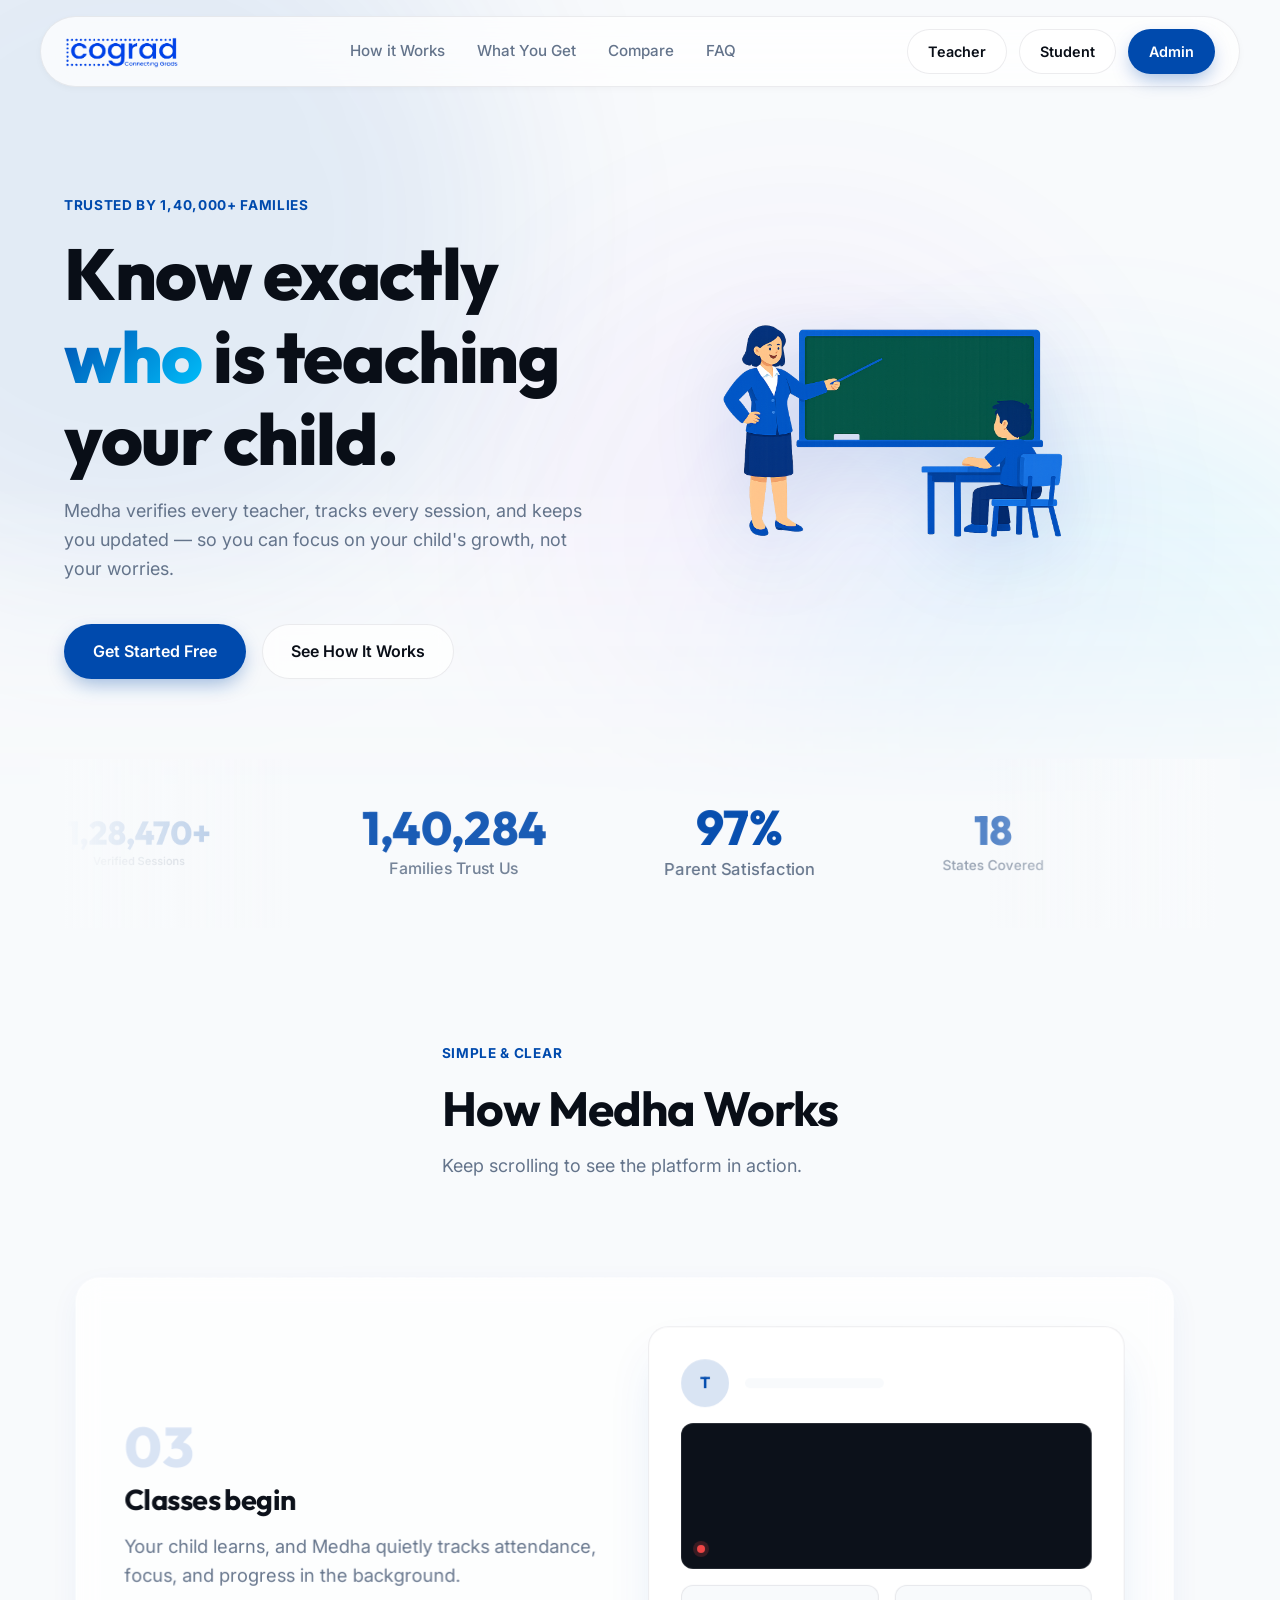
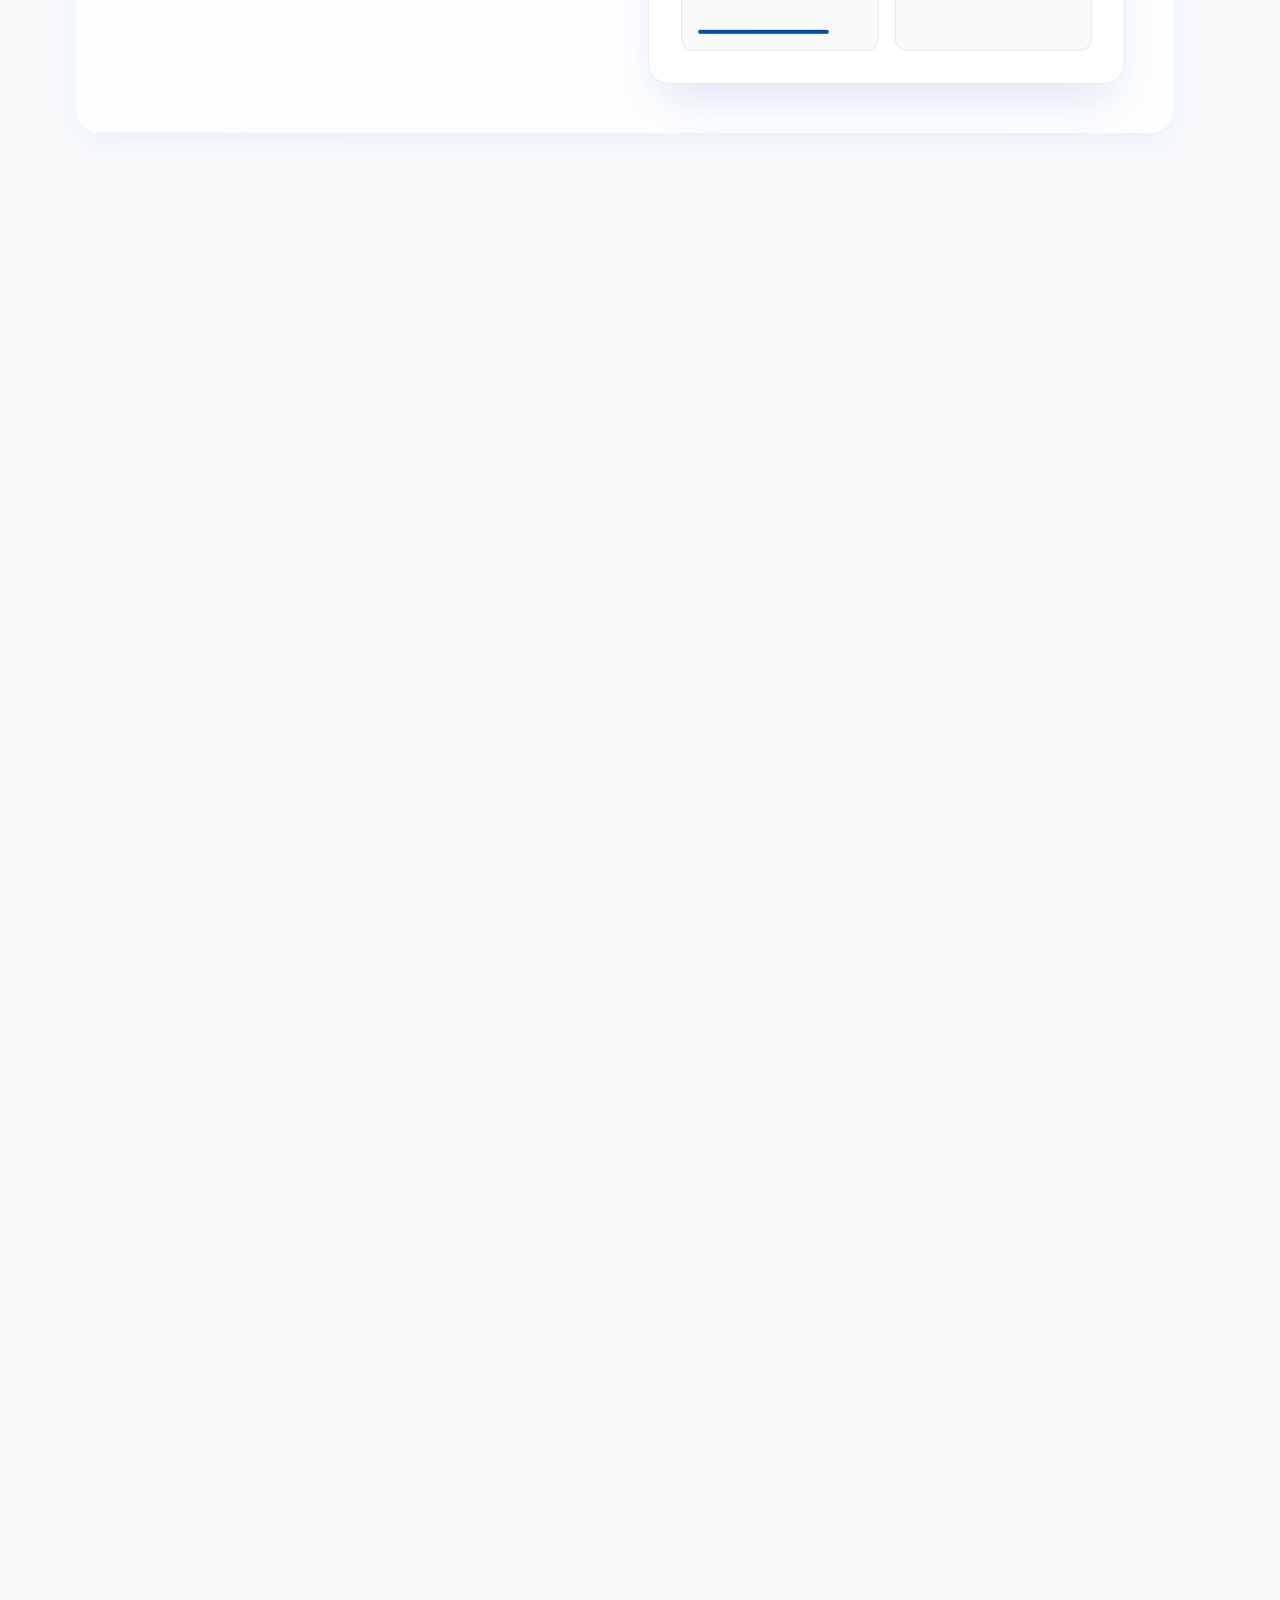
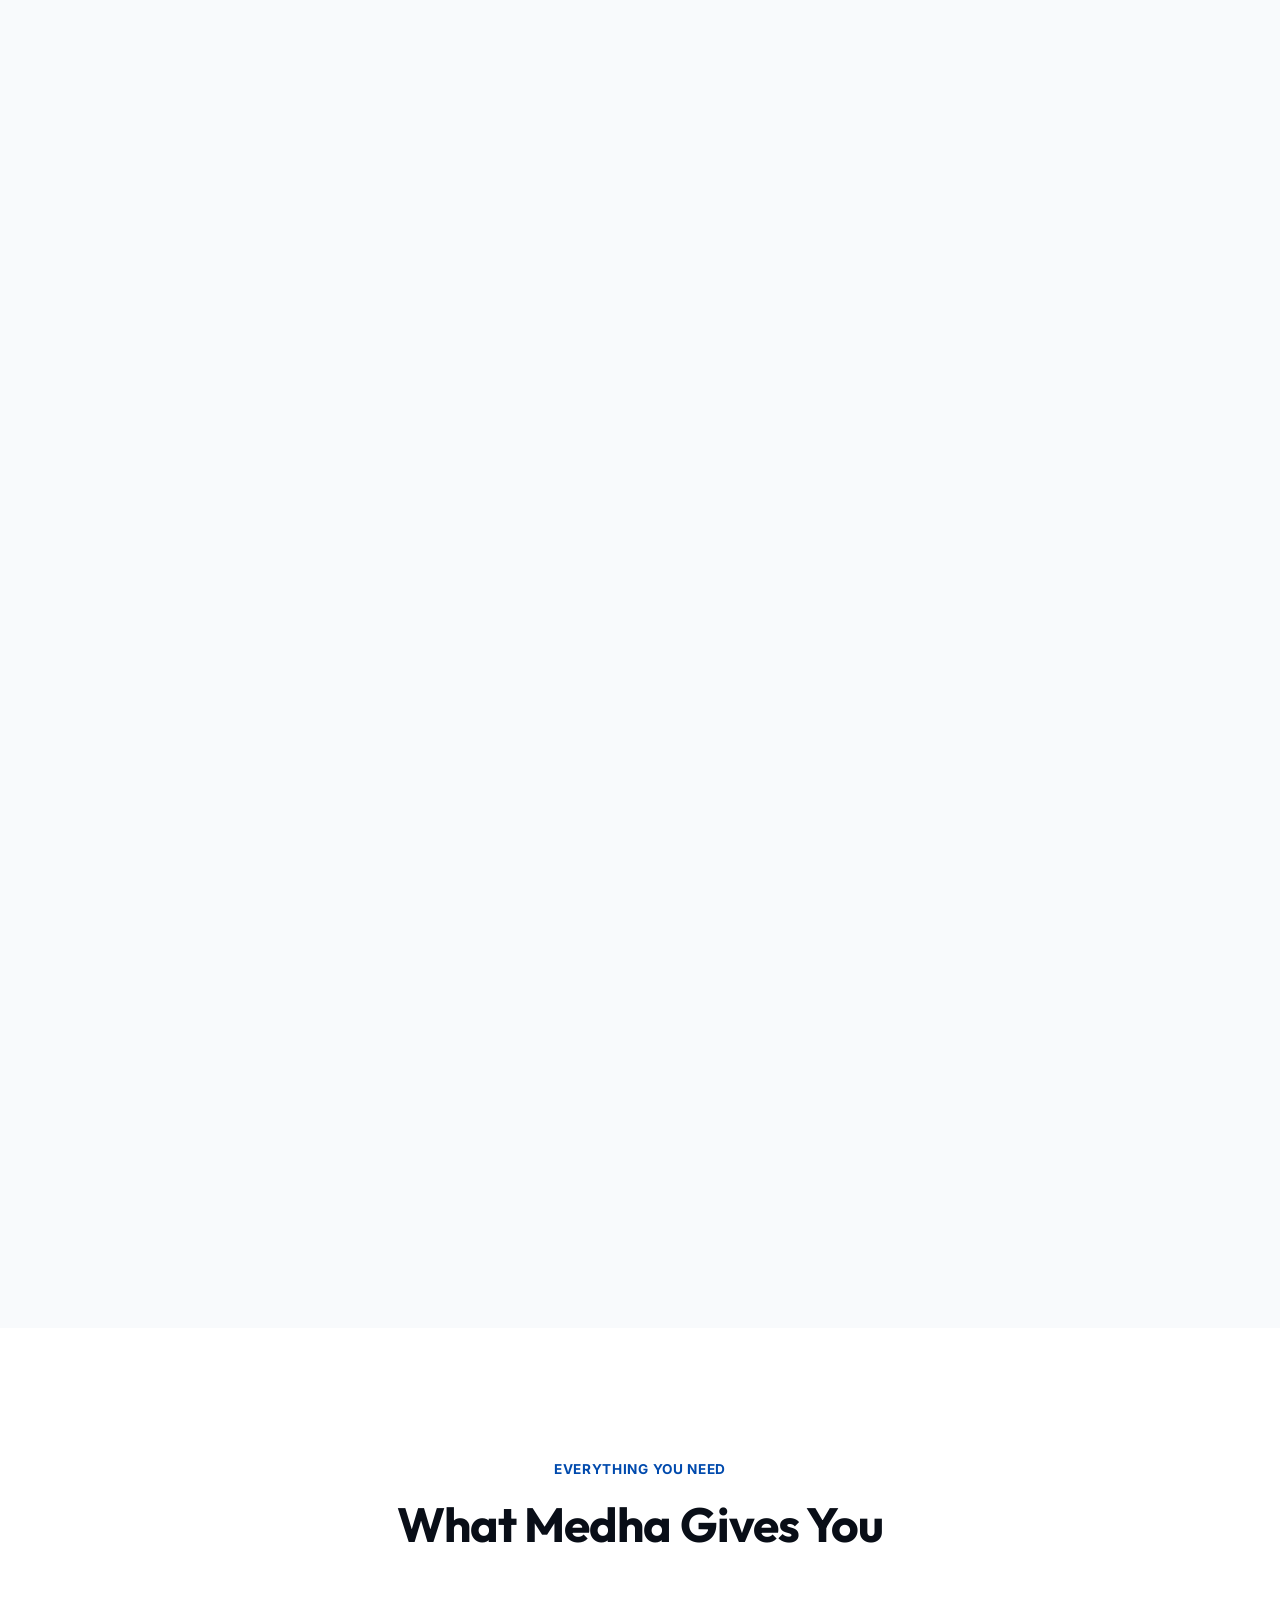
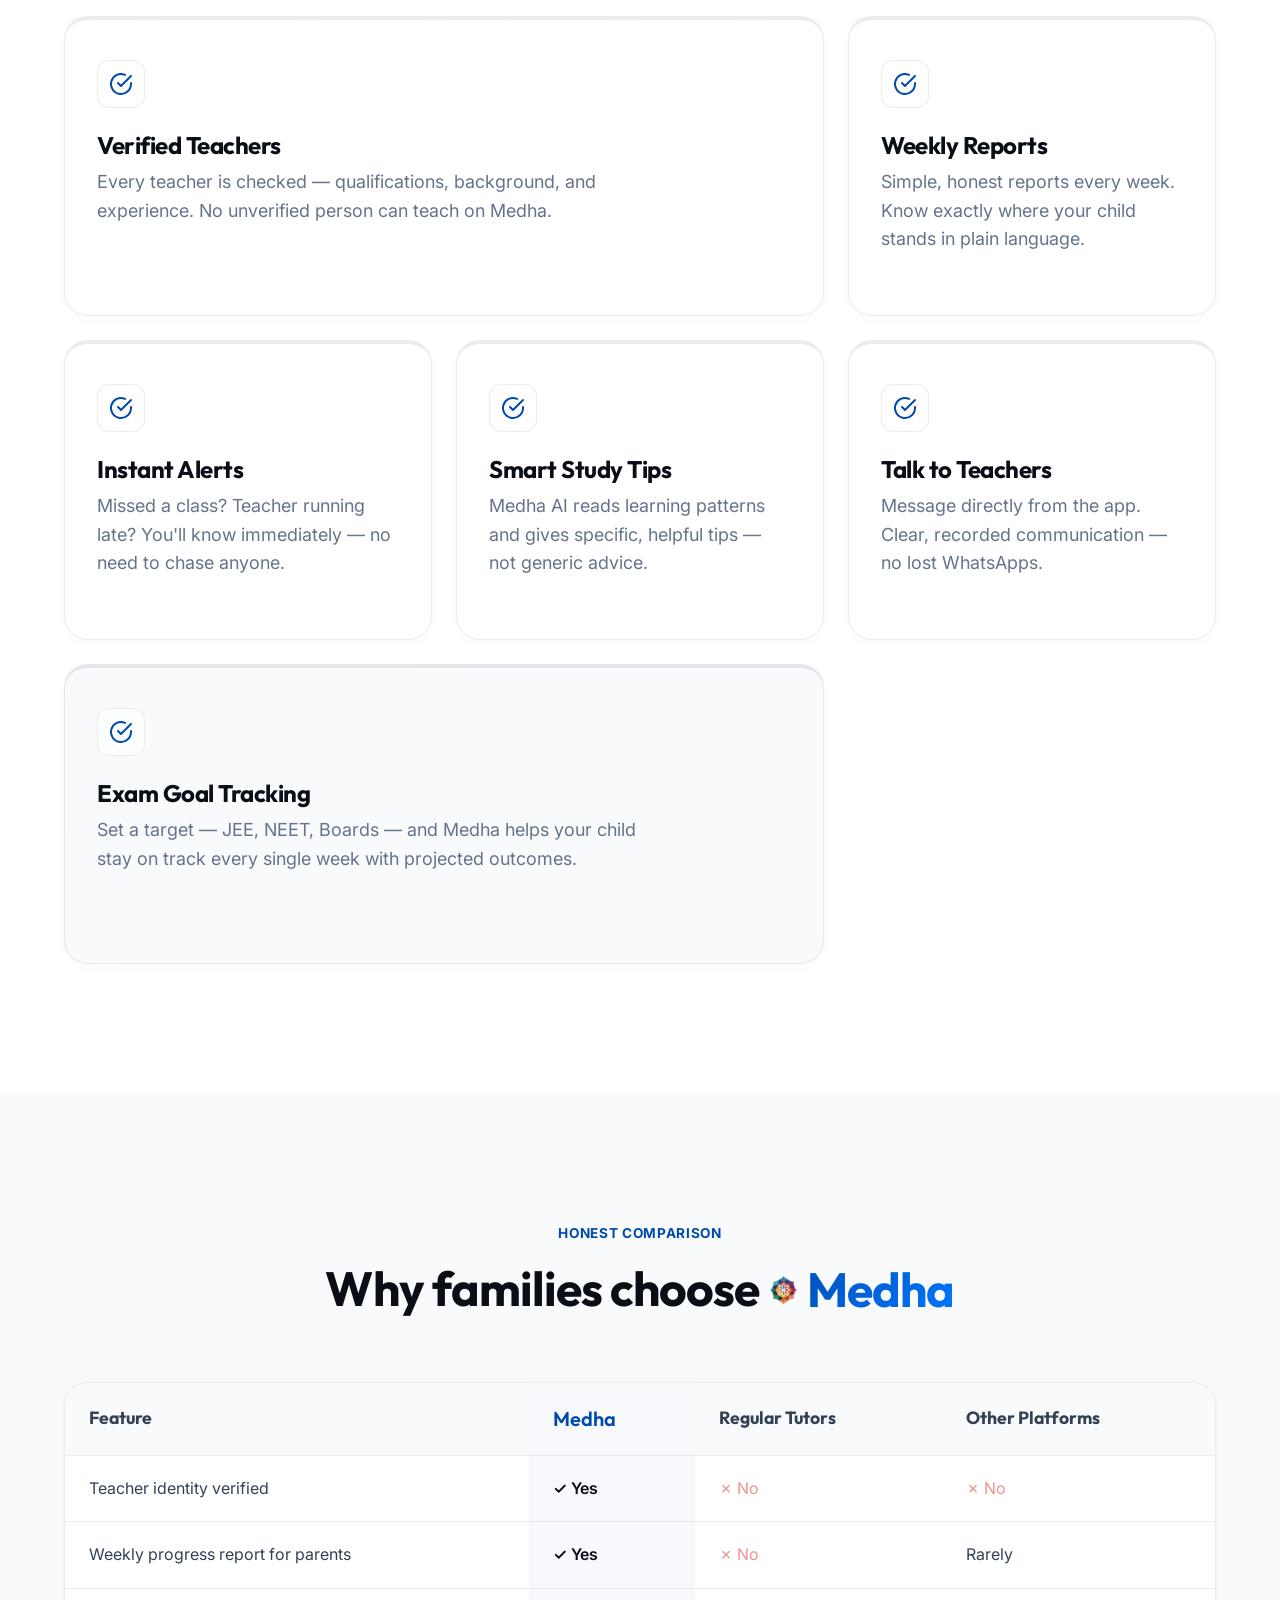
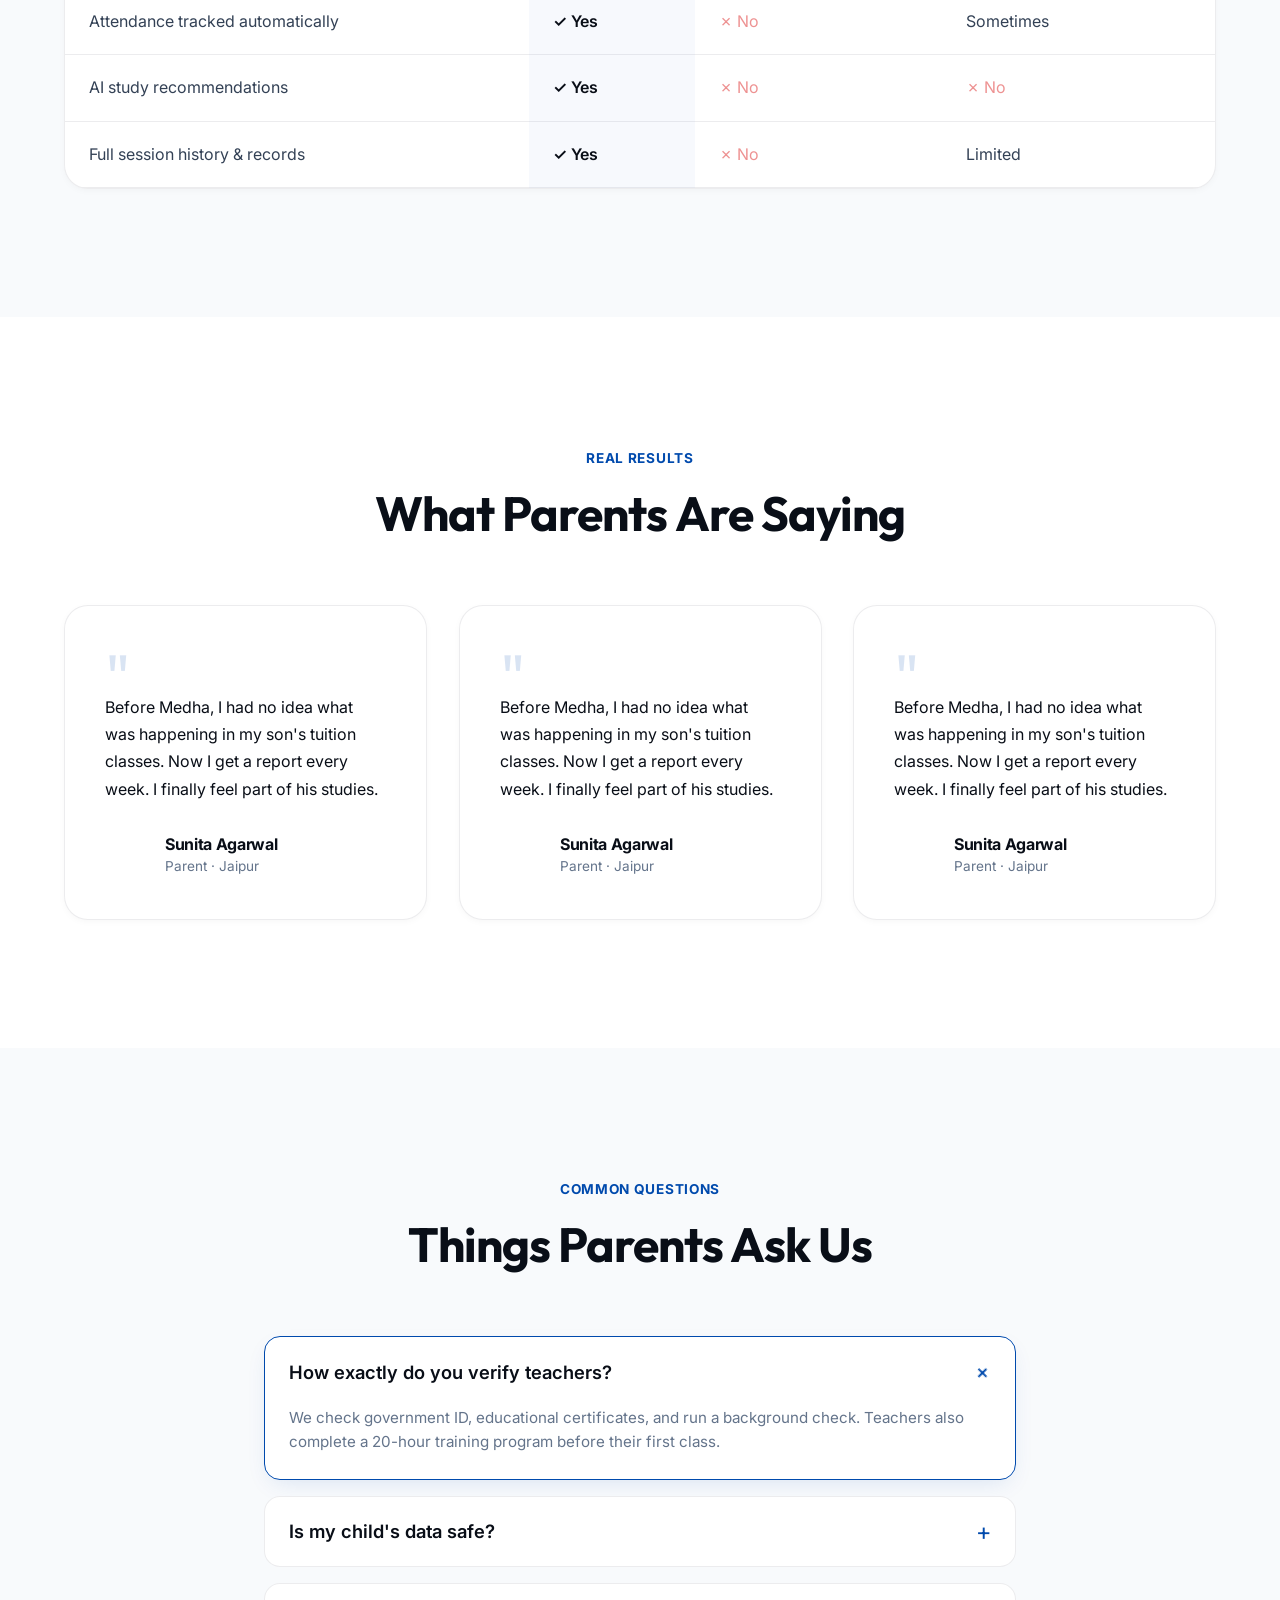
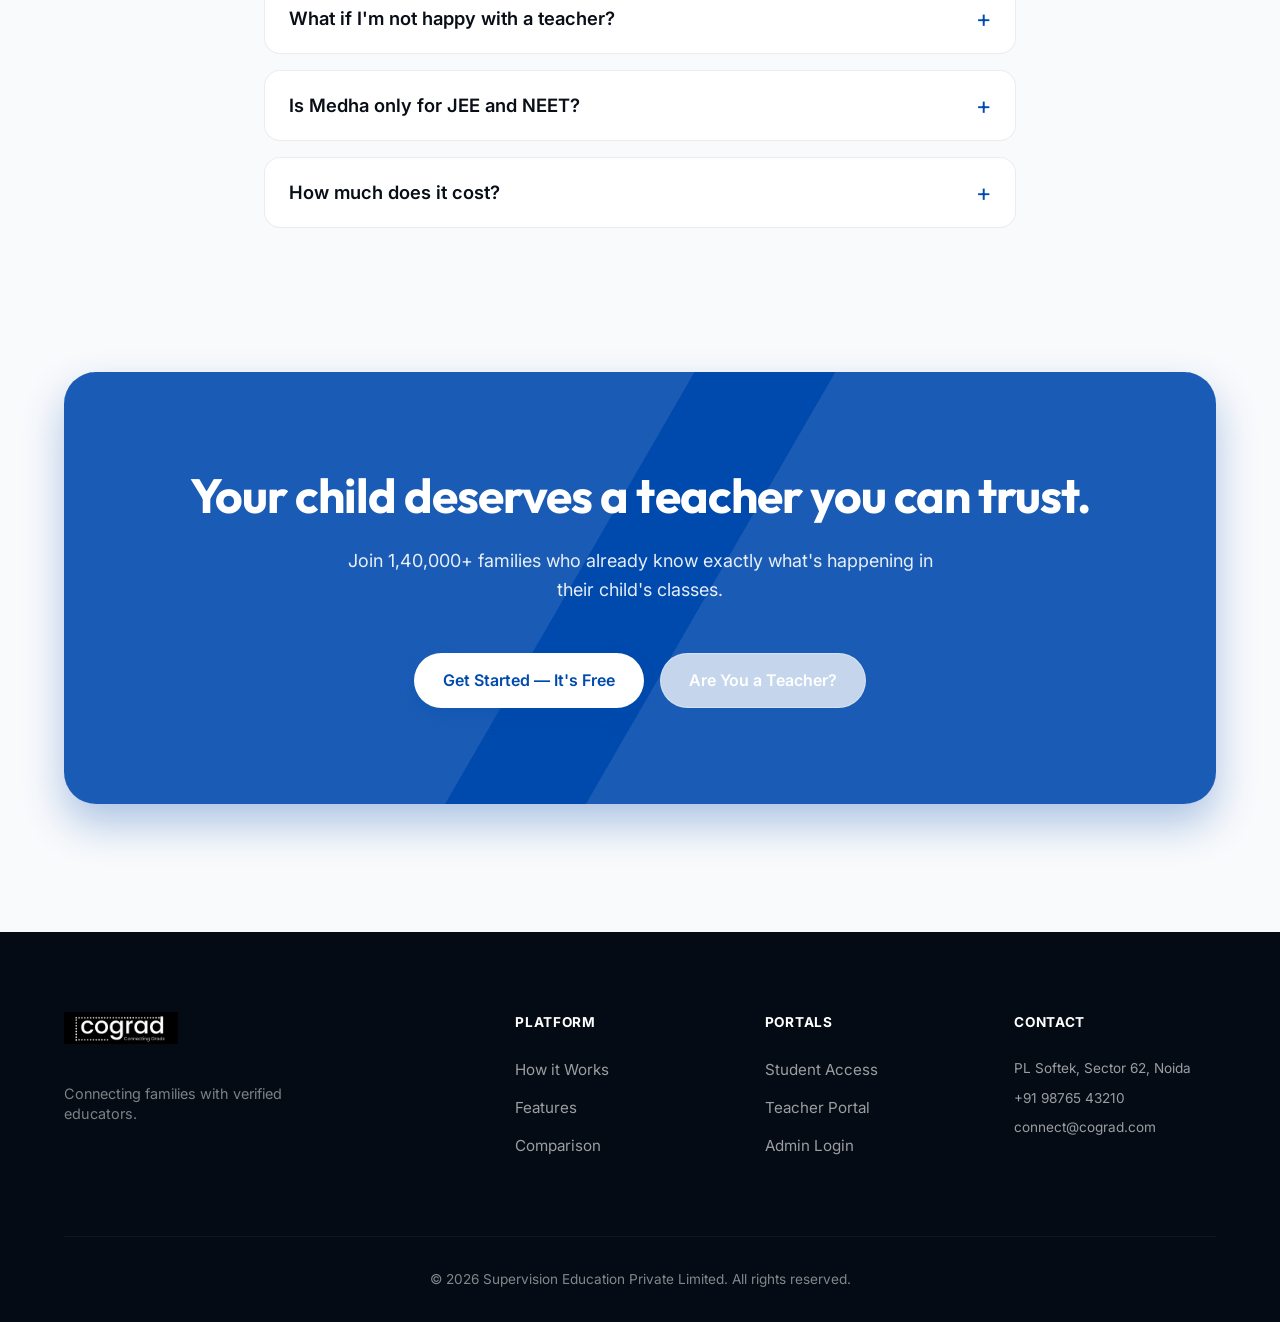
<file: index.html>
<!DOCTYPE html>
<html lang="en">

<head>
    <meta charset="UTF-8">
    <meta name="viewport" content="width=device-width, initial-scale=1.0">
    <title>Medha — Know Who's Teaching Your Child</title>

    <link
        href="https://fonts.googleapis.com/css2?family=Inter:wght@400;500;600&family=Outfit:wght@400;500;700;800&display=swap"
        rel="stylesheet">
    <link rel="icon" type="image/png" href="assets/medha.png">
    <link rel="stylesheet" href="style/index.css">
</head>

<body>
    <nav class="nav">
        <a href="index.html" class="nav-logo" style="display: flex; align-items: center; text-decoration: none;">
            <img src="assets/logo1.webp" alt="Medha Logo"
                style="height: 32px; width: auto; max-width: 200px; object-fit: contain; display: block; border-radius: 4px;">
        </a>
        <div class="nav-links">
            <a href="#how">How it Works</a>
            <a href="#features">What You Get</a>
            <a href="#compare">Compare</a>
            <a href="#faq">FAQ</a>
        </div>
        <div style="display: flex; gap: 0.75rem;">
            <a href="form.html" class="btn btn-outline" style="padding: 10px 20px; font-size: 0.9rem;">Teacher</a>
            <a href="form.html" class="btn btn-outline" style="padding: 10px 20px; font-size: 0.9rem;">Student</a>
            <a href="admin.html" class="btn btn-primary magnetic"
                style="padding: 10px 20px; font-size: 0.9rem;">Admin</a>
        </div>
    </nav>

    <section class="hero">
        <div class="hero-bg-animated">
            <div class="aurora-blob aurora-1"></div>
            <div class="aurora-blob aurora-2"></div>
            <div class="aurora-blob aurora-3"></div>
        </div>

        <div class="container">
            <div class="hero-grid">
                <div class="reveal">
                    <span class="label" style="position: relative;">Trusted by 1,40,000+ families</span>
                    <h1>Know exactly
                        <span
                            style="background: linear-gradient(135deg, var(--primary) 0%, #00C6FF 100%); -webkit-background-clip: text; -webkit-text-fill-color: transparent;">who</span>
                        is teaching your child.
                    </h1>
                    <p style="margin-bottom: 2.5rem; margin-top: 1rem;">
                        Medha verifies every teacher, tracks every session, and keeps you updated — so you can focus on
                        your child's growth, not your worries.
                    </p>
                    <div style="display: flex; gap: 1rem; flex-wrap: wrap;">
                        <a href="form.html" class="btn btn-primary magnetic">Get Started Free</a>
                        <a href="#how" class="btn btn-outline magnetic">See How It Works</a>
                    </div>
                </div>

                <div class="hero-visual reveal float-wrapper" style="transition-delay: 0.2s;">
                    <!-- Replaced Video Shell with clean asset container -->
                    <img src="assets/robot.png" alt="Medha Character"
                        style="width: 100%; max-width: 450px; object-fit: contain; filter: drop-shadow(0 20px 40px rgba(0,74,173,0.15));">
                </div>
            </div>
    </section>

    <div class="marquee-container">
        <div class="marquee-track">
            <div class="marquee-item">
                <div class="stat-num">1,28,470+</div>
                <p>Verified Sessions</p>
            </div>
            <div class="marquee-item">
                <div class="stat-num">1,40,284</div>
                <p>Families Trust Us</p>
            </div>
            <div class="marquee-item">
                <div class="stat-num">97%</div>
                <p>Parent Satisfaction</p>
            </div>
            <div class="marquee-item">
                <div class="stat-num">18</div>
                <p>States Covered</p>
            </div>
            <div class="marquee-item">
                <div class="stat-num">1,28,470+</div>
                <p>Verified Sessions</p>
            </div>
            <div class="marquee-item">
                <div class="stat-num">1,40,284</div>
                <p>Families Trust Us</p>
            </div>
            <div class="marquee-item">
                <div class="stat-num">97%</div>
                <p>Parent Satisfaction</p>
            </div>
            <div class="marquee-item">
                <div class="stat-num">18</div>
                <p>States Covered</p>
            </div>
        </div>
    </div>

    <section class="section horizontal-scroll-section" id="how" style="padding: 0;">
        <div class="sticky-viewport">

            <div class="container" style="padding-top: 5rem; margin-bottom: 2rem;">
                <div class="section-header reveal" style="margin-bottom: 0; text-align: left; max-width: 100%;">
                    <span class="label">Simple & Clear</span>
                    <h2>How Medha Works</h2>
                    <p>Keep scrolling to see the platform in action.</p>
                </div>
            </div>

            <div class="horizontal-track-container">
                <div class="horizontal-track">

                    <div class="horizontal-slide">
                        <div class="slide-content">
                            <div class="step-number">01</div>
                            <h3>Sign up your child</h3>
                            <p>Enter basic details — name, class, and subjects. Takes less than 2 minutes.</p>
                        </div>
                        <div class="slide-visual">
                            <div class="slide-visual">
                                <div class="css-mockup">
                                    <div class="mockup-header">
                                        <div class="mockup-avatar"></div>
                                        <div class="mockup-title-block">
                                            <div class="mockup-line w-40"></div>
                                            <div class="mockup-line w-60" style="opacity: 0.5;"></div>
                                        </div>
                                    </div>
                                    <div style="display: flex; flex-direction: column; gap: 12px; margin-top: 0.5rem;">
                                        <div class="mockup-input"></div>
                                        <div class="mockup-input"></div>
                                        <div class="mockup-input" style="width: 60%;"></div>
                                    </div>
                                    <div class="mockup-button"></div>
                                </div>
                            </div>
                        </div>
                    </div>

                    <div class="horizontal-slide">
                        <div class="slide-content">
                            <div class="step-number">02</div>
                            <h3>We verify your teacher</h3>
                            <p>Every teacher is checked for qualifications and experience before they take a single
                                class.</p>
                        </div>
                        <div class="slide-visual">
                            <div class="slide-visual">
                                <div class="css-mockup">
                                    <div class="mockup-header">
                                        <div class="mockup-line w-30"></div>
                                    </div>
                                    <div class="mockup-badge-card">
                                        <div class="mockup-check">✓</div>
                                        <div
                                            style="width: 100%; display: flex; flex-direction: column; align-items: center;">
                                            <div class="mockup-line w-60" style="background: rgba(22, 163, 74, 0.2);">
                                            </div>
                                            <div class="mockup-line w-40" style="background: rgba(22, 163, 74, 0.1);">
                                            </div>
                                        </div>
                                    </div>
                                    <div class="mockup-line w-full" style="margin-top: auto;"></div>
                                    <div class="mockup-line w-80"></div>
                                </div>
                            </div>
                        </div>
                    </div>

                    <div class="horizontal-slide">
                        <div class="slide-content">
                            <div class="step-number">03</div>
                            <h3>Classes begin</h3>
                            <p>Your child learns, and Medha quietly tracks attendance, focus, and progress in the
                                background.</p>
                        </div>
                        <div class="slide-visual">
                            <div class="slide-visual">
                                <div class="css-mockup" style="gap: 1rem;">
                                    <div class="mockup-header">
                                        <div class="mockup-avatar blue">T</div>
                                        <div class="mockup-title-block">
                                            <div class="mockup-line w-40"></div>
                                        </div>
                                    </div>
                                    <div class="mockup-video-feed"></div>
                                    <div class="mockup-stats-grid">
                                        <div class="mockup-stat-box">
                                            <div class="mockup-line w-30"></div>
                                            <div class="mockup-line w-80"
                                                style="height: 4px; background: var(--primary);"></div>
                                        </div>
                                        <div class="mockup-stat-box">
                                            <div class="mockup-line w-40"></div>
                                            <div class="mockup-line w-60"
                                                style="height: 4px; background: var(--green);"></div>
                                        </div>
                                    </div>
                                </div>
                            </div>
                        </div>
                    </div>

                    <div class="horizontal-slide">
                        <div class="slide-content">
                            <div class="step-number">04</div>
                            <h3>You stay informed</h3>
                            <p>Get weekly reports in plain language. No jargon. Just clear updates on progress.</p>
                        </div>
                        <div class="slide-visual">
                            <div class="slide-visual">
                                <div class="css-mockup">
                                    <div style="text-align: center; margin-bottom: 0.5rem;">
                                        <div class="mockup-line w-30" style="margin: 0 auto 1.5rem auto;"></div>
                                        <div class="mockup-grade-ring">
                                            <span>A</span>
                                        </div>
                                    </div>
                                    <div style="display: flex; flex-direction: column; align-items: center; gap: 8px;">
                                        <div class="mockup-line w-40"></div>
                                        <div class="mockup-line w-30" style="opacity: 0.5;"></div>
                                    </div>
                                    <div class="mockup-feedback-card">
                                        <div class="mockup-line w-80"></div>
                                        <div class="mockup-line w-60"></div>
                                    </div>
                                </div>
                            </div>
                        </div>
                    </div>

                </div>
            </div>
        </div>
    </section>

    <section class="section" id="features" style="background: #fff;">
        <div class="container">
            <div class="section-header reveal">
                <span class="label">Everything You Need</span>
                <h2>What Medha Gives You</h2>
            </div>

            <div class="bento-grid">
                <div class="bento-card bento-span-2 reveal">
                    <div class="float-wrapper">
                        <div class="icon-flat">
                            <!-- SVG Example for Verified Teachers -->
                            <svg width="24" height="24" viewBox="0 0 24 24" fill="none" stroke="currentColor"
                                stroke-width="2" stroke-linecap="round" stroke-linejoin="round">
                                <path d="M22 11.08V12a10 10 0 1 1-5.93-9.14"></path>
                                <polyline points="22 4 12 14.01 9 11.01"></polyline>
                            </svg>
                        </div>
                    </div>
                    <h3>Verified Teachers</h3>
                    <p style="max-width: 80%;">Every teacher is checked — qualifications, background, and experience. No
                        unverified person can teach on Medha.</p>
                </div>

                <div class="bento-card reveal" style="transition-delay: 0.1s;">
                    <div class="float-wrapper">
                        <div class="icon-flat">
                            <!-- SVG Example for Verified Teachers -->
                            <svg width="24" height="24" viewBox="0 0 24 24" fill="none" stroke="currentColor"
                                stroke-width="2" stroke-linecap="round" stroke-linejoin="round">
                                <path d="M22 11.08V12a10 10 0 1 1-5.93-9.14"></path>
                                <polyline points="22 4 12 14.01 9 11.01"></polyline>
                            </svg>
                        </div>
                    </div>
                    <h3>Weekly Reports</h3>
                    <p>Simple, honest reports every week. Know exactly where your child stands in plain language.</p>
                </div>

                <div class="bento-card reveal">
                    <div class="float-wrapper">
                        <div class="icon-flat">
                            <!-- SVG Example for Verified Teachers -->
                            <svg width="24" height="24" viewBox="0 0 24 24" fill="none" stroke="currentColor"
                                stroke-width="2" stroke-linecap="round" stroke-linejoin="round">
                                <path d="M22 11.08V12a10 10 0 1 1-5.93-9.14"></path>
                                <polyline points="22 4 12 14.01 9 11.01"></polyline>
                            </svg>
                        </div>
                    </div>
                    <h3>Instant Alerts</h3>
                    <p>Missed a class? Teacher running late? You'll know immediately — no need to chase anyone.</p>
                </div>

                <div class="bento-card reveal" style="transition-delay: 0.1s;">
                    <div class="float-wrapper">
                        <div class="icon-flat">
                            <!-- SVG Example for Verified Teachers -->
                            <svg width="24" height="24" viewBox="0 0 24 24" fill="none" stroke="currentColor"
                                stroke-width="2" stroke-linecap="round" stroke-linejoin="round">
                                <path d="M22 11.08V12a10 10 0 1 1-5.93-9.14"></path>
                                <polyline points="22 4 12 14.01 9 11.01"></polyline>
                            </svg>
                        </div>
                    </div>
                    <h3>Smart Study Tips</h3>
                    <p>Medha AI reads learning patterns and gives specific, helpful tips — not generic advice.</p>
                </div>

                <div class="bento-card reveal" style="transition-delay: 0.2s;">
                    <div class="float-wrapper">
                        <div class="icon-flat">
                            <!-- SVG Example for Verified Teachers -->
                            <svg width="24" height="24" viewBox="0 0 24 24" fill="none" stroke="currentColor"
                                stroke-width="2" stroke-linecap="round" stroke-linejoin="round">
                                <path d="M22 11.08V12a10 10 0 1 1-5.93-9.14"></path>
                                <polyline points="22 4 12 14.01 9 11.01"></polyline>
                            </svg>
                        </div>
                    </div>
                    <h3>Talk to Teachers</h3>
                    <p>Message directly from the app. Clear, recorded communication — no lost WhatsApps.</p>
                </div>

                <div class="bento-card bento-span-2 reveal" style="background: var(--bg-main);">
                    <div class="float-wrapper">
                        <div class="icon-flat">
                            <!-- SVG Example for Verified Teachers -->
                            <svg width="24" height="24" viewBox="0 0 24 24" fill="none" stroke="currentColor"
                                stroke-width="2" stroke-linecap="round" stroke-linejoin="round">
                                <path d="M22 11.08V12a10 10 0 1 1-5.93-9.14"></path>
                                <polyline points="22 4 12 14.01 9 11.01"></polyline>
                            </svg>
                        </div>
                    </div>
                    <h3>Exam Goal Tracking</h3>
                    <p style="max-width: 80%;">Set a target — JEE, NEET, Boards — and Medha helps your child stay on
                        track every single week with projected outcomes.</p>
                </div>
            </div>
        </div>
    </section>

    <section class="section" id="compare">
        <div class="container">
            <div class="section-header reveal">
                <span class="label">Honest Comparison</span>
                <h2>Why families choose <span class="medha-gradient"><img src="assets/medha.png" alt="Logo"
                            class="inline-favicon"> Medha</span></h2>
            </div>
            <div class="compare-wrap reveal">
                <table class="compare-table">
                    <thead>
                        <tr>
                            <th>Feature</th>
                            <th class="col-medha" style="color: var(--primary); font-size: 1.25rem;"> Medha</th>
                            <th>Regular Tutors</th>
                            <th>Other Platforms</th>
                        </tr>
                    </thead>
                    <tbody>
                        <tr>
                            <td>Teacher identity verified</td>
                            <td class="col-medha yes">✓ Yes</td>
                            <td class="no">✗ No</td>
                            <td class="no">✗ No</td>
                        </tr>
                        <tr>
                            <td>Weekly progress report for parents</td>
                            <td class="col-medha yes">✓ Yes</td>
                            <td class="no">✗ No</td>
                            <td>Rarely</td>
                        </tr>
                        <tr>
                            <td>Attendance tracked automatically</td>
                            <td class="col-medha yes">✓ Yes</td>
                            <td class="no">✗ No</td>
                            <td>Sometimes</td>
                        </tr>
                        <tr>
                            <td>AI study recommendations</td>
                            <td class="col-medha yes">✓ Yes</td>
                            <td class="no">✗ No</td>
                            <td class="no">✗ No</td>
                        </tr>
                        <tr>
                            <td>Full session history & records</td>
                            <td class="col-medha yes">✓ Yes</td>
                            <td class="no">✗ No</td>
                            <td>Limited</td>
                        </tr>
                    </tbody>
                </table>
            </div>
        </div>
    </section>

    <section class="section" style="background: #fff;">
        <div class="container">
            <div class="section-header reveal">
                <span class="label">Real Results</span>
                <h2>What Parents Are Saying</h2>
            </div>
            <div class="testi-grid">
                <div class="testi-card reveal">
                    <div class="quote-mark">"</div>
                    <p class="testi-text">Before Medha, I had no idea what was happening in my son's tuition classes.
                        Now I get a report every week. I finally feel part of his studies.</p>
                    <div class="testi-author">
                        <div class="testi-avatar avatar-blue">S</div>
                        <div>
                            <h4>Sunita Agarwal</h4>
                            <span>Parent · Jaipur</span>
                        </div>
                    </div>
                </div>
                <div class="testi-card reveal">
                    <div class="quote-mark">"</div>
                    <p class="testi-text">Before Medha, I had no idea what was happening in my son's tuition classes.
                        Now I get a report every week. I finally feel part of his studies.</p>
                    <div class="testi-author">
                        <div class="testi-avatar avatar-blue">S</div>
                        <div>
                            <h4>Sunita Agarwal</h4>
                            <span>Parent · Jaipur</span>
                        </div>
                    </div>
                </div>
                <div class="testi-card reveal">
                    <div class="quote-mark">"</div>
                    <p class="testi-text">Before Medha, I had no idea what was happening in my son's tuition classes.
                        Now I get a report every week. I finally feel part of his studies.</p>
                    <div class="testi-author">
                        <div class="testi-avatar avatar-blue">S</div>
                        <div>
                            <h4>Sunita Agarwal</h4>
                            <span>Parent · Jaipur</span>
                        </div>
                    </div>
                </div>
            </div>
        </div>
    </section>

    <section class="section" id="faq">
        <div class="container" style="max-width: 800px;">
            <div class="section-header reveal">
                <span class="label">Common Questions</span>
                <h2>Things Parents Ask Us</h2>
            </div>
            <div class="reveal">
                <div class="faq-item">
                    <button class="faq-btn">How exactly do you verify teachers? <span class="faq-icon">+</span></button>
                    <div class="faq-content">
                        <p>We check government ID, educational certificates, and run a background check. Teachers also
                            complete a 20-hour training program before their first class.</p>
                    </div>
                </div>
                <div class="faq-item">
                    <button class="faq-btn">Is my child's data safe? <span class="faq-icon">+</span></button>
                    <div class="faq-content">
                        <p>Yes. We follow strict data privacy rules. Your child's information is never sold or shared.
                            Only you and the assigned teacher can access session details.</p>
                    </div>
                </div>
                <div class="faq-item">
                    <button class="faq-btn">What if I'm not happy with a teacher? <span
                            class="faq-icon">+</span></button>
                    <div class="faq-content">
                        <p>You can request a different teacher anytime from your dashboard — no questions asked. We'll
                            match your child with another verified teacher within 24 hours.</p>
                    </div>
                </div>
                <div class="faq-item">
                    <button class="faq-btn">Is Medha only for JEE and NEET? <span class="faq-icon">+</span></button>
                    <div class="faq-content">
                        <p>No. Medha works for all classes from 6th to 12th, including Board exams, JEE, NEET, CUET, and
                            general academics.</p>
                    </div>
                </div>
                <div class="faq-item">
                    <button class="faq-btn">How much does it cost? <span class="faq-icon">+</span></button>
                    <div class="faq-content">
                        <p>The platform itself is free for parents and students. You pay only for the classes your child
                            takes. Pricing depends on the teacher and subject.</p>
                    </div>
                </div>
            </div>
        </div>
    </section>

    <section class="section" style="padding-top: 0;">
        <div class="container">
            <div class="reveal gloss-effect"
                style="background: var(--primary); border-radius: 32px; padding: 6rem 2rem; text-align: center; position: relative; overflow: hidden; box-shadow: 0 20px 40px rgba(0,74,173,0.3);">
                <div
                    style="position: absolute; top: -50%; left: -10%; width: 50%; height: 200%; background: rgba(255,255,255,0.1); transform: rotate(30deg); pointer-events: none;">
                </div>
                <div
                    style="position: absolute; bottom: -50%; right: -10%; width: 50%; height: 200%; background: rgba(255,255,255,0.1); transform: rotate(30deg); pointer-events: none;">
                </div>

                <h2 style="color: #fff; margin-bottom: 1.5rem;">Your child deserves a teacher you can trust.</h2>
                <p style="color: rgba(255,255,255,0.9); max-width: 600px; margin: 0 auto 3rem;">Join 1,40,000+ families
                    who already know exactly what's happening in their child's classes.</p>
                <div style="display: flex; gap: 1rem; justify-content: center; flex-wrap: wrap;">
                    <a href="student.html" class="btn btn-primary magnetic"
                        style="background: #fff; color: var(--primary);">Get Started — It's Free</a>
                    <a href="teacher.html" class="btn btn-outline magnetic"
                        style="color: #fff; border-color: rgba(255,255,255,0.3);">Are You a Teacher?</a>
                </div>
            </div>
        </div>
    </section>

    <footer>
        <div class="container">
            <div class="footer-grid">
                <div class="footer-brand">
                    <a href="index.html" class="nav-logo">
                        <img src="assets/logo.png" alt="Medha Logo" style="height: 32px; margin-bottom: 1rem;">
                    </a>
                    <p style="font-size: 0.9rem; opacity: 0.8; line-height: 1.4;">Connecting families with verified
                        educators.</p>
                </div>
                <div class="footer-col">
                    <h5>Platform</h5>
                    <a href="#how">How it Works</a>
                    <a href="#features">Features</a>
                    <a href="#compare">Comparison</a>
                </div>
                <div class="footer-col">
                    <h5>Portals</h5>
                    <a href="student.html">Student Access</a>
                    <a href="teacher.html">Teacher Portal</a>
                    <a href="admin.html">Admin Login</a>
                </div>
                <div class="footer-col">
                    <h5>Contact</h5>
                    <p style="font-size: 0.85rem; color: rgba(255,255,255,0.6); margin-bottom: 0.5rem;">PL Softek,
                        Sector 62, Noida</p>
                    <p style="font-size: 0.85rem; color: rgba(255,255,255,0.6); margin-bottom: 0.5rem;">+91 98765 43210
                    </p>
                    <p style="font-size: 0.85rem; color: rgba(255,255,255,0.6);">connect@cograd.com</p>
                </div>
            </div>
            <div
                style="border-top: 1px solid rgba(255,255,255,0.1); padding-top: 2rem; font-size: 0.85rem; opacity: 0.5; text-align: center;">
                © 2026 Supervision Education Private Limited. All rights reserved.
            </div>
        </div>
    </footer>
    <!-- Desktop Chatbot Trigger -->
    <div id="chatbot-trigger" class="chatbot-trigger">
        <img src="assets/robot2.png" alt="Chat with Medha" class="bot-default">
        <!-- Assuming the new image is named robot3.webp -->
        <img src="assets/robot3.png" alt="Chat with Medha Active" class="bot-hover">
    </div>

    <script src="script/index.js"></script>
</body>

</html>

<script src="script/index.js"></script>
</body>

</html>
<script src="script/index.js"></script>
</body>

</html>
</file>
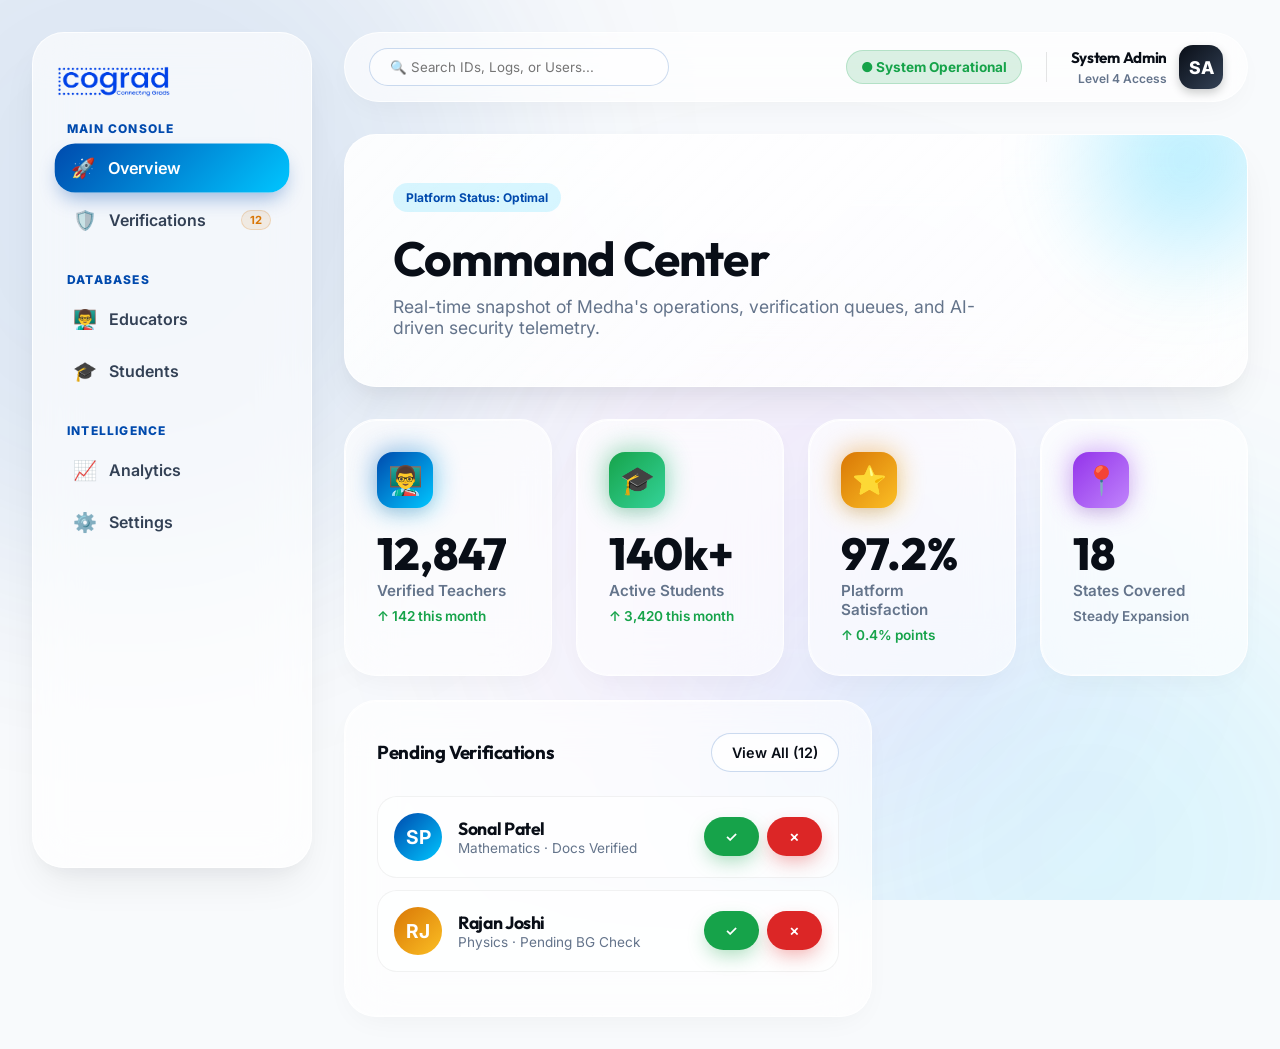
<file: admin.html>
<!DOCTYPE html>
<html lang="en">

<head>
    <meta charset="UTF-8">
    <meta name="viewport" content="width=device-width, initial-scale=1.0">
    <title>Medha — Elite Admin Console</title>
    <link rel="icon" type="image/png" href="assets/medha.png">
    <link
        href="https://fonts.googleapis.com/css2?family=Inter:wght@400;500;600;700&family=Outfit:wght@400;500;700;800&display=swap"
        rel="stylesheet">

    <link rel="stylesheet" href="style/admin.css">
</head>

<body>

    <!-- THE FLUID AURORA BACKGROUND -->
    <div class="dashboard-bg-animated">
        <div class="aurora-blob aurora-1"></div>
        <div class="aurora-blob aurora-2"></div>
        <div class="aurora-blob aurora-3"></div>
    </div>

    <div class="admin-layout">

        <!-- SIDEBAR -->
        <aside class="sidebar float-wrapper-delayed">
             <a href="index.html" class="nav-logo" style="display: flex; align-items: center; text-decoration: none;">
            <img src="assets/logo1.webp" alt="Medha Logo"
                style="height: 32px; width: auto; max-width: 200px; object-fit: contain; display: block; border-radius: 4px;">
        </a>

            <div class="nav-label">Main Console</div>
            <a class="nav-link active magnetic-nav" data-page="home"><span class="nav-icon">🚀</span> Overview</a>
            <a class="nav-link magnetic-nav" data-page="verification">
                <span class="nav-icon">🛡️</span> Verifications
                <span class="badge badge-warning" style="margin-left:auto; font-size:0.7rem; padding:2px 8px;">12</span>
            </a>
           

            <div class="nav-label">Databases</div>
            <a class="nav-link magnetic-nav" data-page="teachers"><span class="nav-icon">👨‍🏫</span> Educators</a>
            <a class="nav-link magnetic-nav" data-page="students"><span class="nav-icon">🎓</span> Students</a>

            <div class="nav-label">Intelligence</div>
            <a class="nav-link magnetic-nav"><span class="nav-icon">📈</span> Analytics</a>
            <a class="nav-link magnetic-nav"><span class="nav-icon">⚙️</span> Settings</a>
        </aside>

        <!-- MAIN AREA -->
        <main>
            <!-- TOPBAR -->
            <header class="topbar float-wrapper">
                <input type="text" class="search-input" placeholder="🔍 Search IDs, Logs, or Users...">
                <div style="display: flex; align-items: center; gap: 1.5rem;">
                    <span class="badge badge-success"
                        style="padding: 8px 14px; font-size: 0.85rem; background: rgba(22, 163, 74, 0.15);">● System
                        Operational</span>
                    <div style="width: 1px; height: 30px; background: rgba(0,0,0,0.1);"></div>
                    <div style="display: flex; align-items: center; gap: 12px; cursor: pointer;">
                        <div style="text-align: right;">
                            <h4 style="margin: 0; font-size: 0.95rem;">System Admin</h4>
                            <span style="font-size: 0.75rem; color: var(--ink-muted); font-weight: 600;">Level 4
                                Access</span>
                        </div>
                        <div
                            style="width: 44px; height: 44px; border-radius: 14px; background: linear-gradient(135deg, var(--ink-display), #334155); color: white; display: flex; align-items: center; justify-content: center; font-weight: 800; font-size: 1.1rem; box-shadow: 0 4px 10px rgba(0,0,0,0.2);">
                            SA</div>
                    </div>
                </div>
            </header>

            <!-- ── OVERVIEW TAB ── -->
            <div id="page-home" class="tab-panel active">

                <!-- 3D Tilt Hero -->
                <div class="tilt-wrapper">
                    <div class="tilt-card" id="tilt-card">
                        <div class="tilt-content">
                            <span class="badge badge-info"
                                style="background: rgba(0, 198, 255, 0.15); color: var(--primary); margin-bottom: 1rem;">Platform
                                Status: Optimal</span>
                            <h1 style="font-size: 3rem; margin-bottom: 0.5rem;">Command Center</h1>
                            <p style="font-size: 1.1rem; color: var(--ink-muted); max-width: 600px;">Real-time snapshot
                                of Medha's operations, verification queues, and AI-driven security telemetry.</p>
                        </div>
                    </div>
                </div>

                <!-- Bento Metrics -->
                <div class="bento-grid bento-grid-4" style="margin-bottom: 1.5rem;">
                    <div class="bento-card">
                        <div class="float-wrapper">
                            <div class="icon-box bg-blue">👨‍🏫</div>
                        </div>
                        <div class="stat-num">12,847</div>
                        <div class="stat-label">Verified Teachers</div>
                        <span
                            style="color: var(--green); font-size: 0.85rem; font-weight: 600; display: block; margin-top: 8px;">↑
                            142 this month</span>
                    </div>
                    <div class="bento-card" style="transition-delay: 0.1s;">
                        <div class="float-wrapper-delayed">
                            <div class="icon-box bg-green">🎓</div>
                        </div>
                        <div class="stat-num">140k+</div>
                        <div class="stat-label">Active Students</div>
                        <span
                            style="color: var(--green); font-size: 0.85rem; font-weight: 600; display: block; margin-top: 8px;">↑
                            3,420 this month</span>
                    </div>
                    <div class="bento-card" style="transition-delay: 0.2s;">
                        <div class="float-wrapper">
                            <div class="icon-box bg-amber">⭐</div>
                        </div>
                        <div class="stat-num">97.2%</div>
                        <div class="stat-label">Platform Satisfaction</div>
                        <span
                            style="color: var(--green); font-size: 0.85rem; font-weight: 600; display: block; margin-top: 8px;">↑
                            0.4% points</span>
                    </div>
                    <div class="bento-card" style="transition-delay: 0.3s;">
                        <div class="float-wrapper-delayed">
                            <div class="icon-box bg-purple">📍</div>
                        </div>
                        <div class="stat-num">18</div>
                        <div class="stat-label">States Covered</div>
                        <span
                            style="color: var(--ink-muted); font-size: 0.85rem; font-weight: 600; display: block; margin-top: 8px;">Steady
                            Expansion</span>
                    </div>
                </div>

                <div class="bento-grid bento-grid-2">
                    <!-- Verification Queue -->
                    <div class="bento-card">
                        <div
                            style="display: flex; justify-content: space-between; align-items: center; margin-bottom: 1.5rem;">
                            <h3>Pending Verifications</h3>
                            <button class="btn btn-outline magnetic" onclick="showPage('verification')">View All
                                (12)</button>
                        </div>

                        <div class="list-item">
                            <div style="display: flex; align-items: center; gap: 16px;">
                                <div
                                    style="width: 48px; height: 48px; border-radius: 50%; background: linear-gradient(135deg, var(--primary) 0%, var(--cyan) 100%); color: white; display: flex; align-items: center; justify-content: center; font-weight: 700; font-size: 1.2rem;">
                                    SP</div>
                                <div>
                                    <h4 style="font-size: 1.1rem; margin: 0;">Sonal Patel</h4>
                                    <p style="margin: 0; font-size: 0.85rem; color: var(--ink-muted);">Mathematics ·
                                        Docs Verified</p>
                                </div>
                            </div>
                            <div style="display: flex; gap: 8px;">
                                <button class="btn btn-success magnetic"
                                    onclick="actionToast(this, 'Approved')">✓</button>
                                <button class="btn btn-danger magnetic"
                                    onclick="actionToast(this, 'Rejected')">✗</button>
                            </div>
                        </div>

                        <div class="list-item">
                            <div style="display: flex; align-items: center; gap: 16px;">
                                <div
                                    style="width: 48px; height: 48px; border-radius: 50%; background: linear-gradient(135deg, var(--amber) 0%, #FBBF24 100%); color: white; display: flex; align-items: center; justify-content: center; font-weight: 700; font-size: 1.2rem;">
                                    RJ</div>
                                <div>
                                    <h4 style="font-size: 1.1rem; margin: 0;">Rajan Joshi</h4>
                                    <p style="margin: 0; font-size: 0.85rem; color: var(--ink-muted);">Physics · Pending
                                        BG Check</p>
                                </div>
                            </div>
                            <div style="display: flex; gap: 8px;">
                                <button class="btn btn-success magnetic"
                                    onclick="actionToast(this, 'Approved')">✓</button>
                                <button class="btn btn-danger magnetic"
                                    onclick="actionToast(this, 'Rejected')">✗</button>
                            </div>
                        </div>
                    </div>

                    <!-- Security Monitor -->
                   
                    </div>
                </div>
            </div>

            <!-- ── VERIFICATIONS TAB ── -->
            <div id="page-verification" class="tab-panel">
                <div style="display: flex; justify-content: space-between; align-items: flex-end; margin-bottom: 2rem;">
                    <div>
                        <h1 style="font-size: 2.5rem; margin-bottom: 0.5rem;">Identity Verifications</h1>
                        <p style="font-size: 1.1rem; color: var(--ink-muted);">AI-assisted KYC and credential
                            validation.</p>
                    </div>
                </div>

                <div class="bento-card" style="padding: 0;">
                    <table>
                        <thead>
                            <tr>
                                <th>Applicant</th>
                                <th>Domain & Region</th>
                                <th>Documents</th>
                                <th>Background</th>
                                <th>Submitted</th>
                                <th style="text-align: right;">Action</th>
                            </tr>
                        </thead>
                        <tbody>
                            <tr>
                                <td>
                                    <h4 style="margin: 0; font-size: 1.05rem;">Sonal Patel</h4>
                                    <span
                                        style="font-size: 0.8rem; color: var(--ink-muted); font-family: monospace;">KYC-8812</span>
                                </td>
                                <td>Mathematics<br><span
                                        style="font-size: 0.85rem; color: var(--ink-muted);">Gujarat</span></td>
                                <td><span class="badge badge-success">✓ Verified</span></td>
                                <td><span class="badge badge-success">✓ Clear</span></td>
                                <td><span style="font-size: 0.9rem; color: var(--ink-muted);">3 hours ago</span></td>
                                <td style="text-align: right;"><button class="btn btn-primary magnetic"
                                        onclick="toast('Profile Opened')">Review</button></td>
                            </tr>
                            <tr>
                                <td>
                                    <h4 style="margin: 0; font-size: 1.05rem;">Vikrant Mehta</h4>
                                    <span
                                        style="font-size: 0.8rem; color: var(--ink-muted); font-family: monospace;">KYC-8813</span>
                                </td>
                                <td>Physics<br><span
                                        style="font-size: 0.85rem; color: var(--ink-muted);">Maharashtra</span></td>
                                <td><span class="badge badge-danger">✗ Missing Degree</span></td>
                                <td><span class="badge badge-success">✓ Clear</span></td>
                                <td><span style="font-size: 0.9rem; color: var(--ink-muted);">1 day ago</span></td>
                                <td style="text-align: right;"><button class="btn btn-primary magnetic"
                                        onclick="toast('Profile Opened')">Review</button></td>
                            </tr>
                            <tr>
                                <td>
                                    <h4 style="margin: 0; font-size: 1.05rem;">Aditi Mishra</h4>
                                    <span
                                        style="font-size: 0.8rem; color: var(--ink-muted); font-family: monospace;">KYC-8814</span>
                                </td>
                                <td>Chemistry<br><span style="font-size: 0.85rem; color: var(--ink-muted);">Delhi</span>
                                </td>
                                <td><span class="badge badge-success">✓ Verified</span></td>
                                <td><span class="badge badge-warning">⏳ Pending</span></td>
                                <td><span style="font-size: 0.9rem; color: var(--ink-muted);">2 days ago</span></td>
                                <td style="text-align: right;"><button class="btn btn-primary magnetic"
                                        onclick="toast('Profile Opened')">Review</button></td>
                            </tr>
                        </tbody>
                    </table>
                </div>
            </div>

            <!-- ── FRAUD MONITOR TAB ── -->
            <div id="page-fraud" class="tab-panel">
                <div style="display: flex; justify-content: space-between; align-items: flex-end; margin-bottom: 2rem;">
                    <div>
                        <h1 style="font-size: 2.5rem; margin-bottom: 0.5rem; color: var(--red);">Risk & Compliance</h1>
                        <p style="font-size: 1.1rem; color: var(--ink-muted);">Real-time anomaly detection and
                            heuristics engine.</p>
                    </div>
                </div>

                <div class="bento-grid bento-grid-2">
                    <div class="bento-card">
                        <h3 style="margin-bottom: 1.5rem;">Incident Action Queue</h3>

                        <div class="fraud-event"
                            style="background: rgba(255,255,255,0.8); border: 2px solid rgba(220, 38, 38, 0.4); box-shadow: 0 10px 30px rgba(220, 38, 38, 0.1);">
                            <div style="display: flex; justify-content: space-between; margin-bottom: 10px;">
                                <h4 style="font-size: 1.1rem;">Identity Collision Detected</h4>
                                <span class="badge badge-danger">SEV-1</span>
                            </div>
                            <p style="font-size: 0.95rem; margin-bottom: 1.5rem;">Accounts <code
                                    style="background: rgba(0,0,0,0.05); padding: 2px 6px; border-radius: 4px;">USR-44821</code>
                                and <code
                                    style="background: rgba(0,0,0,0.05); padding: 2px 6px; border-radius: 4px;">USR-44823</code>
                                share identical government ID hashes. Automated suspension triggered pending manual
                                review.</p>
                            <div style="display: flex; gap: 10px;">
                                <button class="btn btn-danger magnetic"
                                    onclick="toast('Investigation Initiated')">Investigate Users</button>
                                <button class="btn btn-outline magnetic"
                                    onclick="toast('Marked as False Positive')">Dismiss</button>
                            </div>
                        </div>

                        <div class="fraud-event"
                            style="border-left-color: var(--amber); border-width: 2px; border-color: rgba(217, 119, 6, 0.3);">
                            <div style="display: flex; justify-content: space-between; margin-bottom: 10px;">
                                <h4 style="font-size: 1.1rem;">Unusual Session Velocity</h4>
                                <span class="badge badge-warning">SEV-2</span>
                            </div>
                            <p style="font-size: 0.95rem; margin-bottom: 1.5rem;">Student account <code
                                    style="background: rgba(0,0,0,0.05); padding: 2px 6px; border-radius: 4px;">STU-67294</code>
                                submitted 45 exam answers in 120 seconds. Flagged by heuristic engine.</p>
                            <div style="display: flex; gap: 10px;">
                                <button class="btn btn-outline magnetic"
                                    onclick="toast('Session Invalidated')">Invalidate Session</button>
                            </div>
                        </div>
                    </div>

                    <div class="bento-card">
                        <div class="float-wrapper">
                            <div class="icon-box bg-blue" style="margin-bottom: 1rem;">🧠</div>
                        </div>
                        <h3 style="margin-bottom: 1.5rem;">Engine Telemetry (30D)</h3>

                        <div class="list-item" style="padding: 1.25rem;">
                            <span style="font-weight: 600;">Events Analyzed</span>
                            <span class="stat-num" style="font-size: 1.5rem; margin: 0;">1.4M</span>
                        </div>
                        <div class="list-item" style="padding: 1.25rem;">
                            <span style="font-weight: 600;">Anomalies Flagged</span>
                            <span class="stat-num" style="font-size: 1.5rem; margin: 0;">124</span>
                        </div>
                        <div class="list-item" style="padding: 1.25rem;">
                            <span style="font-weight: 600;">Confirmed Violations</span>
                            <span class="stat-num" style="font-size: 1.5rem; margin: 0; color: var(--red);">18</span>
                        </div>
                        <div class="list-item"
                            style="padding: 1.25rem; background: rgba(22, 163, 74, 0.05); border-color: rgba(22, 163, 74, 0.2);">
                            <span style="font-weight: 600; color: var(--green);">Engine Accuracy</span>
                            <span class="stat-num"
                                style="font-size: 1.5rem; margin: 0; color: var(--green);">85.5%</span>
                        </div>
                    </div>
                </div>
            </div>

            <!-- ── TEACHERS DIRECTORY TAB ── -->
            <div id="page-teachers" class="tab-panel">
                <div style="display: flex; justify-content: space-between; align-items: flex-end; margin-bottom: 2rem;">
                    <div>
                        <h1 style="font-size: 2.5rem; margin-bottom: 0.5rem;">Educator Directory</h1>
                        <p style="font-size: 1.1rem; color: var(--ink-muted);">Global database of verified Medha
                            instructors.</p>
                    </div>
                    <button class="btn btn-primary btn-pulse magnetic" onclick="toast('Export Started...')">Export
                        Database (CSV)</button>
                </div>

                <div class="bento-card" style="padding: 0;">
                    <table>
                        <thead>
                            <tr>
                                <th>Educator</th>
                                <th>Specialization</th>
                                <th>Active Cohort</th>
                                <th>Quality Metric</th>
                                <th>Status</th>
                                <th style="text-align: right;">Action</th>
                            </tr>
                        </thead>
                        <tbody>
                            <tr>
                                <td>
                                    <h4 style="margin: 0; font-size: 1.05rem;">Dr. Meera Krishnan</h4>
                                    <span
                                        style="font-size: 0.8rem; color: var(--ink-muted); font-family: monospace;">TCH-1042</span>
                                </td>
                                <td>Mathematics</td>
                                <td><span style="font-weight: 700;">28</span> Students</td>
                                <td><span style="font-weight: 800; color: var(--primary);">4.97</span> <span
                                        style="font-size: 0.8rem; color: var(--ink-muted);">/ 5.0</span></td>
                                <td><span class="badge badge-success">Active</span></td>
                                <td style="text-align: right;"><button class="btn btn-outline magnetic"
                                        onclick="toast('Opening Instructor Console...')">Manage</button></td>
                            </tr>
                            <tr>
                                <td>
                                    <h4 style="margin: 0; font-size: 1.05rem;">Rahul Sinha</h4>
                                    <span
                                        style="font-size: 0.8rem; color: var(--ink-muted); font-family: monospace;">TCH-2184</span>
                                </td>
                                <td>Mathematics</td>
                                <td><span style="font-weight: 700;">19</span> Students</td>
                                <td><span style="font-weight: 800; color: var(--amber);">4.12</span> <span
                                        style="font-size: 0.8rem; color: var(--ink-muted);">/ 5.0</span></td>
                                <td><span class="badge badge-warning">Review Flag</span></td>
                                <td style="text-align: right;"><button class="btn btn-outline magnetic"
                                        onclick="toast('Opening Instructor Console...')">Manage</button></td>
                            </tr>
                            <tr>
                                <td>
                                    <h4 style="margin: 0; font-size: 1.05rem;">Priya Nambiar</h4>
                                    <span
                                        style="font-size: 0.8rem; color: var(--ink-muted); font-family: monospace;">TCH-3391</span>
                                </td>
                                <td>Physics</td>
                                <td><span style="font-weight: 700;">26</span> Students</td>
                                <td><span style="font-weight: 800; color: var(--primary);">4.82</span> <span
                                        style="font-size: 0.8rem; color: var(--ink-muted);">/ 5.0</span></td>
                                <td><span class="badge badge-success">Active</span></td>
                                <td style="text-align: right;"><button class="btn btn-outline magnetic"
                                        onclick="toast('Opening Instructor Console...')">Manage</button></td>
                            </tr>
                        </tbody>
                    </table>
                </div>
            </div>

            <!-- STUDENTS TAB (Placeholder structural equivalent) -->
            <div id="page-students" class="tab-panel">
                <div style="display: flex; justify-content: space-between; align-items: flex-end; margin-bottom: 2rem;">
                    <div>
                        <h1 style="font-size: 2.5rem; margin-bottom: 0.5rem;">Student Directory</h1>
                        <p style="font-size: 1.1rem; color: var(--ink-muted);">Manage 140,284 active student profiles.
                        </p>
                    </div>
                </div>
                <div class="bento-card">
                    <p style="text-align: center; color: var(--ink-muted); font-size: 1.1rem; padding: 3rem;">Student
                        records loaded. (Use search via Topbar)</p>
                </div>
            </div>

        </main>
    </div>

    <!-- ELITE TOAST COMPONENT -->
    <div id="toast"
        style="position: fixed; bottom: 2rem; right: 2rem; background: linear-gradient(135deg, var(--ink-display) 0%, var(--primary) 100%); color: white; padding: 14px 28px; border-radius: 100px; font-size: 0.95rem; font-weight: 600; opacity: 0; transform: translateY(20px); transition: all 0.4s var(--ease-spring); pointer-events: none; z-index: 1000; box-shadow: 0 10px 30px rgba(0, 74, 173, 0.4);">
        Notification Message
    </div>

    <script src="script/admin.js"></script>
</body>

</html>
</file>
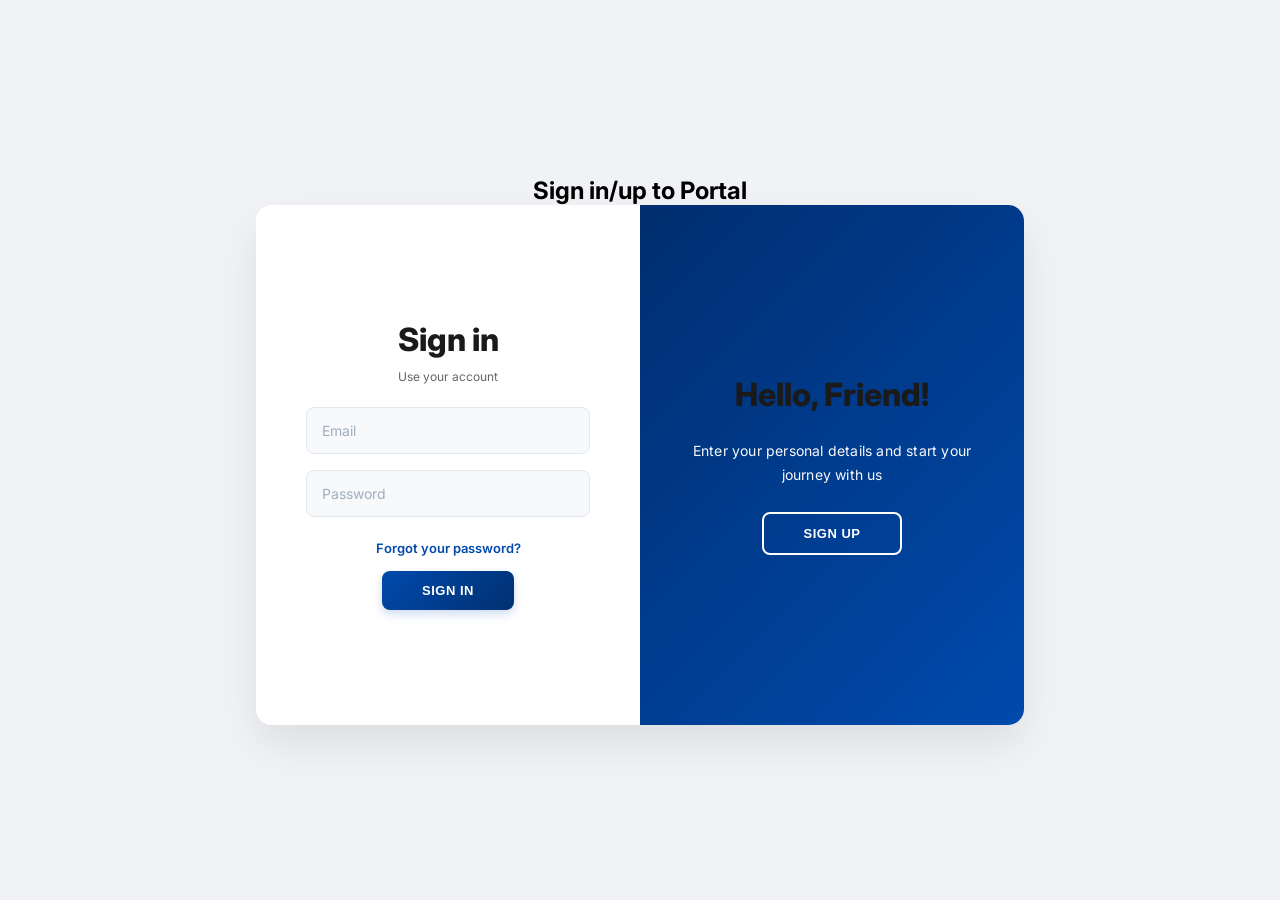
<file: form.html>
<!DOCTYPE html>
<html lang="en">
<head>
    <meta charset="UTF-8">
    <meta name="viewport" content="width=device-width, initial-scale=1.0">
    <title>Portal Login</title>
    <link rel="stylesheet" href="style/form.css">
</head>
<body>
    <h2>Sign in/up to Portal</h2>
    <div class="container" id="container">
        
        <div class="form-container sign-up-container">
            <form id="signUpForm">
                <h1>Create Account</h1>
                <span>Register with your email</span>
                <input type="text" id="up-name" placeholder="Name" required />
                <input type="email" id="up-email" placeholder="Email" required />
                <input type="password" id="up-password" placeholder="Password" required />
                
                <select id="up-role" required>
                    <option value="" disabled selected>Select Role</option>
                    <option value="student">Student</option>
                    <option value="teacher">Teacher</option>
                </select>
                
                <button type="submit">Sign Up</button>    
            </form>
        </div>

        <div class="form-container sign-in-container">
            <form id="signInForm">
                <h1>Sign in</h1>
                <span>Use your account</span>
                <input type="email" id="in-email" placeholder="Email" required />
                <input type="password" id="in-password" placeholder="Password" required />
                <a href="#">Forgot your password?</a>
                <button type="submit">Sign In</button>
            </form>
        </div>

        <div class="overlay-container">
            <div class="overlay">
                <div class="overlay-panel overlay-left">
                    <h1>Welcome Back!</h1>
                    <p>To keep connected with us please login with your personal info</p>
                    <button class="ghost" id="signInBtn">Sign In</button>
                </div>
                <div class="overlay-panel overlay-right">
                    <h1>Hello, Friend!</h1>
                    <p>Enter your personal details and start your journey with us</p>
                    <button class="ghost" id="signUpBtn">Sign Up</button>
                </div>
            </div>
        </div>
    </div>

    <script src="script/form.js"></script>
</body>
</html>
</file>
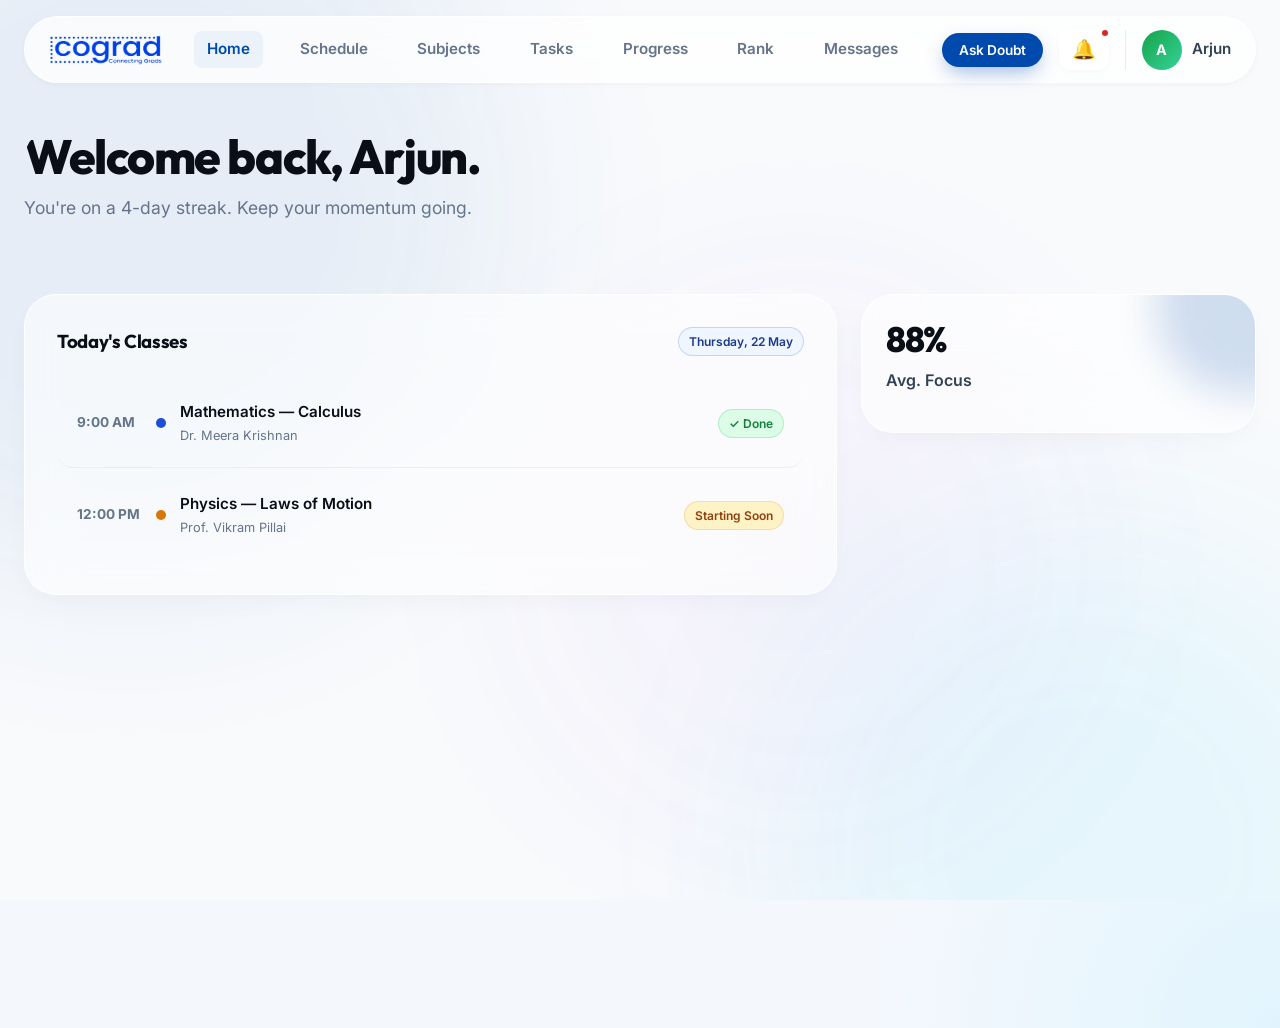
<file: student.html>
<!DOCTYPE html>
<html lang="en">

<head>
    <meta charset="UTF-8">
    <meta name="viewport" content="width=device-width, initial-scale=1.0">
    <title>Medha — Student Dashboard</title>
    <link rel="icon" type="image/png" href="assets/medha.png">
    <link rel="stylesheet" href="style/shared.css">
    <link rel="stylesheet" href="style/student.css">
</head>

<body>

    <div class="hero-bg-animated"
        style="position: fixed; inset: 0; z-index: -2; pointer-events: none; overflow: hidden; background: var(--bg-main);">
        <div class="aurora-blob aurora-1"
            style="position: absolute; filter: blur(100px); border-radius: 50%; opacity: 0.6; animation: fluidOrbit 30s linear infinite; width: 60vw; height: 60vw; background: rgba(0, 74, 173, 0.12); top: -20%; left: -20%;">
        </div>
        <div class="aurora-blob aurora-2"
            style="position: absolute; filter: blur(100px); border-radius: 50%; opacity: 0.6; animation: fluidOrbit 25s linear infinite reverse; width: 50vw; height: 50vw; background: rgba(0, 198, 255, 0.12); bottom: -30%; right: -10%;">
        </div>
        <div class="aurora-blob aurora-3"
            style="position: absolute; filter: blur(100px); border-radius: 50%; opacity: 0.6; animation: fluidOrbit 35s linear infinite; width: 45vw; height: 45vw; background: rgba(147, 51, 234, 0.06); top: 30%; left: 40%;">
        </div>
    </div>

    <nav class="nav">
        <div class="nav-inner">
            <a href="index.html" class="nav-logo" style="display:flex; align-items:center; text-decoration:none;">
                <img src="assets/logo1.webp" alt="Medha"
                    style="height:32px; width:auto; object-fit:contain; border-radius:4px;">
            </a>
            <div class="nav-links">
                <a href="#" class="active" data-page="home">Home</a>
                <a href="#" data-page="schedule">Schedule</a>
                <a href="#" data-page="subjects">Subjects</a>
                <a href="#" data-page="tasks">Tasks</a>
                <a href="#" data-page="progress">Progress</a>
                <a href="#" data-page="leaderboard">Rank</a>
                <a href="#" data-page="messages">Messages</a>
            </div>
            <div class="nav-actions">
                <button class="btn btn-primary btn-sm magnetic" onclick="openDoubtModal()"
                    style="border-radius: 100px;">Ask Doubt</button>
                <button class="notif-btn" onclick="openNotifications()" title="Notifications">
                    🔔<span class="notif-dot"></span>
                </button>
                <div class="nav-user">
                    <div class="avatar avatar-green">A</div>
                    <span>Arjun</span>
                </div>
            </div>
        </div>
    </nav>

    <div class="app-canvas">
        <main class="main-content" style="padding: 0;">

            <div id="page-home" class="tab-panel active">

                <div class="greeting fade-in-stable">
                    <h2>Welcome back, Arjun.</h2>
                    <p>You're on a 4-day streak. Keep your momentum going.</p>
                </div>

                <div class="bento-dashboard">

                    <div class="card-flat bento-span-2 skeleton fade-in-stable">
                        <div
                            style="display:flex; justify-content:space-between; align-items:center; margin-bottom:1.5rem">
                            <h3 style="margin: 0;">Today's Classes</h3>
                            <span class="badge badge-blue">Thursday, 22 May</span>
                        </div>
                        <div class="schedule-item">
                            <span class="schedule-time">9:00 AM</span>
                            <div class="schedule-dot" style="background:var(--blue)"></div>
                            <div class="schedule-info" style="flex:1; min-width: 0;">
                                <div class="schedule-subject">Mathematics — Calculus</div>
                                <div class="schedule-teacher">Dr. Meera Krishnan</div>
                            </div>
                            <span class="badge badge-green">✓ Done</span>
                        </div>
                        <div class="schedule-item">
                            <span class="schedule-time">12:00 PM</span>
                            <div class="schedule-dot" style="background:var(--amber)"></div>
                            <div class="schedule-info" style="flex:1; min-width: 0;">
                                <div class="schedule-subject">Physics — Laws of Motion</div>
                                <div class="schedule-teacher">Prof. Vikram Pillai</div>
                            </div>
                            <span class="badge badge-amber">Starting Soon</span>
                        </div>
                    </div>

                    <div style="display: flex; flex-direction: column; gap: 1.5rem;">
                        <div class="card-flat premium-stat-card blue-glow skeleton fade-in-stable"
                            style="min-height: 0; flex: 1; padding: 1.5rem;">
                            <div class="stat-blur-circle"></div>
                            <div class="premium-stat-number" style="font-size: 2.2rem;">88%</div>
                            <div class="premium-stat-label">Avg. Focus</div>
                        </div>
                        <div class="card-flat premium-stat-card purple-glow skeleton fade-in-stable"
                            style="min-height: 0; flex: 1; padding: 1.5rem;">
                            <div class="stat-blur-circle"></div>
                            <div class="premium-stat-number" style="font-size: 2.2rem;">#7</div>
                            <div class="premium-stat-label">Batch Rank</div>
                        </div>
                    </div>

                    <div class="ai-tip bento-span-2 skeleton fade-in-stable">
                        <div class="ai-tip-header" style="margin-bottom: 1rem;">
                            <span class="ai-tip-icon">🧠</span>
                            <span class="ai-tip-label">Medha AI Insights</span>
                        </div>
                        <p style="font-size: 1.05rem; color: var(--ink-display); margin: 0;">You're ahead in Calculus —
                            great! Focus extra time on <strong>Organic Chemistry</strong> today. Even 30 minutes will
                            help boost your mock test score this weekend.</p>
                    </div>

                    <div class="card-flat skeleton fade-in-stable"
                        style="display: flex; flex-direction: column; justify-content: center;">
                        <h4 style="margin-bottom:1rem; text-align: center; font-size: 1.1rem;">Weekly Streak 🔥</h4>
                        <div class="streak-row">
                            <div class="streak-day">
                                <div class="streak-dot done"></div>
                                <div class="streak-day-label">T</div>
                            </div>
                            <div class="streak-day">
                                <div class="streak-dot done"></div>
                                <div class="streak-day-label">W</div>
                            </div>
                            <div class="streak-day">
                                <div class="streak-dot today"></div>
                                <div class="streak-day-label">T</div>
                            </div>
                            <div class="streak-day">
                                <div class="streak-dot future"></div>
                                <div class="streak-day-label">F</div>
                            </div>
                        </div>
                    </div>

                </div>
            </div>

            <div id="page-tasks" class="tab-panel">
                <div class="greeting">
                    <h2>Tasks & Homework</h2>
                    <p>Check off tasks as you finish them. Your teachers monitor your progress.</p>
                </div>
                <div
                    style="display:flex; justify-content:space-between; align-items:center; margin-bottom:1rem; flex-wrap:wrap; gap:0.75rem">
                    <div style="display:flex; gap:0.5rem">
                        <button class="btn btn-sm btn-primary" id="filter-all" onclick="filterTasks('all')">All
                            Tasks</button>
                        <button class="btn btn-sm btn-outline" id="filter-pending"
                            onclick="filterTasks('pending')">Pending</button>
                        <button class="btn btn-sm btn-outline" id="filter-done"
                            onclick="filterTasks('done')">Done</button>
                    </div>
                    <button class="btn btn-sm btn-primary magnetic" onclick="openAddTask()">+ Add Task</button>
                </div>
                <div class="card-flat skeleton" id="task-list" style="padding: 1rem;">
                </div>
            </div>

            <div id="page-progress" class="tab-panel">
                <div class="greeting">
                    <h2>My Progress</h2>
                    <p>See how far you've come in each subject.</p>
                </div>
                <div class="bento-dashboard" style="margin-bottom:1.5rem">
                    <div class="card-flat bento-span-2 skeleton" id="progress-chart-container">
                        <h4 style="margin-bottom:1.25rem">Subject Coverage</h4>
                        <div id="progress-bars"></div>
                    </div>
                    <div class="card-flat skeleton">
                        <h4 style="margin-bottom:1.25rem">Monthly Stats</h4>
                        <div class="schedule-item" style="padding: 0.75rem 0; border: none;">
                            <span
                                style="flex:1; font-size:0.95rem; font-weight:500; color:var(--ink-display)">Classes</span>
                            <strong style="color:var(--green)">34 / 36</strong>
                        </div>
                        <div class="schedule-item" style="padding: 0.75rem 0; border: none;">
                            <span
                                style="flex:1; font-size:0.95rem; font-weight:500; color:var(--ink-display)">Tasks</span>
                            <strong style="color:var(--blue)">28 / 32</strong>
                        </div>
                        <div class="schedule-item" style="padding: 0.75rem 0; border: none;">
                            <span
                                style="flex:1; font-size:0.95rem; font-weight:500; color:var(--ink-display)">Focus</span>
                            <strong style="color:var(--blue)">88 / 100</strong>
                        </div>
                        <div class="schedule-item" style="padding: 0.75rem 0; border: none;">
                            <span style="flex:1; font-size:0.95rem; font-weight:500; color:var(--ink-display)">Avg
                                Test</span>
                            <strong style="color:var(--green)">74%</strong>
                        </div>
                    </div>
                </div>
                <div class="ai-tip skeleton" style="border-radius: 24px;">
                    <span style="font-size: 1.2rem;">💡</span>
                    <span style="margin-left: 10px; font-size: 1rem; color: var(--ink-display);"><strong>You've improved
                            by 12% this month.</strong> Chemistry is your biggest opportunity — your score there went up
                        from 58% to 71%.</span>
                </div>
            </div>

            <div id="page-leaderboard" class="tab-panel">
                <div class="greeting">
                    <h2>Leaderboard 🏆</h2>
                    <p>Top students in your batch this month, ranked by consistency.</p>
                </div>
                <div class="bento-dashboard">
                    <div class="card-flat bento-span-2 skeleton" style="padding: 1rem 2rem;">
                        <div class="rank-row">
                            <span class="rank-num top" style="font-size:1.2rem; min-width:30px;">🥇</span>
                            <div class="avatar avatar-amber" style="width:36px; height:36px;">P</div>
                            <span class="rank-name" style="flex:1; font-weight:600; color:var(--ink-display);">Priya
                                Mehta</span>
                            <span class="rank-pts" style="font-weight:700; color:var(--blue);">1,840 pts</span>
                        </div>
                        <div class="rank-row">
                            <span class="rank-num top" style="font-size:1.2rem; min-width:30px;">🥈</span>
                            <div class="avatar" style="background:var(--ink-muted); width:36px; height:36px;">R</div>
                            <span class="rank-name" style="flex:1; font-weight:600; color:var(--ink-display);">Rohan
                                Gupta</span>
                            <span class="rank-pts" style="font-weight:700; color:var(--blue);">1,720 pts</span>
                        </div>
                        <div class="rank-row">
                            <span class="rank-num top" style="font-size:1.2rem; min-width:30px;">🥉</span>
                            <div class="avatar" style="background:#c2410c; width:36px; height:36px;">S</div>
                            <span class="rank-name" style="flex:1; font-weight:600; color:var(--ink-display);">Shreya
                                Nair</span>
                            <span class="rank-pts" style="font-weight:700; color:var(--blue);">1,690 pts</span>
                        </div>
                        <div class="rank-row"
                            style="background:var(--blue-light); border-radius:12px; margin-top:1rem; border:none;">
                            <span class="rank-num" style="color:var(--blue); font-weight:800; min-width:30px;">7</span>
                            <div class="avatar avatar-green" style="width:36px; height:36px;">A</div>
                            <span class="rank-name" style="flex:1; font-weight:700; color:var(--blue);">Arjun Sharma
                                (You)</span>
                            <span class="rank-pts" style="font-weight:700; color:var(--blue);">1,420 pts</span>
                        </div>
                    </div>
                    <div class="ai-tip skeleton" style="display:flex; flex-direction:column; justify-content:center;">
                        <span style="font-size: 2rem; margin-bottom: 1rem;">🚀</span>
                        <p style="font-size: 1.05rem; color: var(--ink-display); margin: 0;">Complete your Chemistry
                            task today to earn 80 pts and move up to <strong>#5</strong>!</p>
                    </div>
                </div>
            </div>

            <div id="page-messages" class="tab-panel">
                <div class="greeting">
                    <h2>Messages</h2>
                    <p>Communicate directly with your verified teachers.</p>
                </div>
                <div class="bento-dashboard">
                    <div id="message-list" class="card-flat bento-span-2 skeleton" style="padding: 1rem;">
                    </div>
                    <div class="card-flat skeleton">
                        <h4 style="margin-bottom:1rem">Send Message</h4>
                        <div class="form-group">
                            <label class="form-label">To</label>
                            <select class="form-select">
                                <option>Dr. Meera Krishnan</option>
                                <option>Prof. Vikram Pillai</option>
                                <option>Ms. Ananya Rao</option>
                            </select>
                        </div>
                        <div class="form-group">
                            <label class="form-label">Message</label>
                            <textarea class="form-textarea" placeholder="Type message..."></textarea>
                        </div>
                        <button class="btn btn-primary magnetic" onclick="sendMessage()"
                            style="width: 100%;">Send</button>
                    </div>
                </div>
            </div>

            <div id="page-schedule" class="tab-panel">
                <div class="greeting">
                    <h2>My Schedule</h2>
                    <p>All your upcoming classes in one place.</p>
                </div>
                <div class="card-flat skeleton" style="max-width: 800px;">
                    <div class="tabs">
                        <button class="tab-btn active" onclick="switchInnerTab(this,'sched-today')">Today</button>
                        <button class="tab-btn" onclick="switchInnerTab(this,'sched-week')">This Week</button>
                    </div>
                    <div id="sched-today" class="tab-panel active">
                        <div class="schedule-item">
                            <span class="schedule-time">9:00 AM</span>
                            <div class="schedule-dot" style="background:var(--green)"></div>
                            <div class="schedule-info" style="flex:1;">
                                <div class="schedule-subject">Mathematics — Integration</div>
                                <div class="schedule-teacher">Dr. Meera Krishnan</div>
                            </div>
                            <span class="badge badge-green">Completed ✓</span>
                        </div>
                        <div class="schedule-item">
                            <span class="schedule-time">12:00 PM</span>
                            <div class="schedule-dot" style="background:var(--blue)"></div>
                            <div class="schedule-info" style="flex:1;">
                                <div class="schedule-subject">Physics — Laws of Motion</div>
                                <div class="schedule-teacher">Prof. Vikram Pillai</div>
                            </div>
                            <span class="badge badge-amber">Starting soon</span>
                        </div>
                    </div>
                    <div id="sched-week" class="tab-panel">
                        <div class="alert alert-blue" style="border-radius: 12px; margin-top: 1rem;">
                            <span>📅</span>
                            <span>Full week view — 14 classes scheduled this week.</span>
                        </div>
                    </div>
                </div>
            </div>

            <div id="page-subjects" class="tab-panel">
                <div class="greeting">
                    <h2>My Subjects</h2>
                    <p>Your teachers and module progress.</p>
                </div>
                <div class="bento-dashboard">
                    <div class="subject-card skeleton">
                        <div class="subject-header">
                            <div class="subject-icon" style="background:var(--blue-light)">📐</div>
                            <span class="badge badge-green">On Track</span>
                        </div>
                        <div class="subject-name">Mathematics</div>
                        <div class="subject-teacher">Dr. Meera Krishnan</div>
                        <div class="progress-track" style="margin-top: 1.5rem;">
                            <div class="progress-fill" style="width:68%"></div>
                        </div>
                        <div style="font-size:0.8rem; color:var(--ink-muted); margin-top:8px;">17 of 25 chapters</div>
                    </div>
                    <div class="subject-card skeleton">
                        <div class="subject-header">
                            <div class="subject-icon" style="background:var(--amber-light)">⚡</div>
                            <span class="badge badge-green">On Track</span>
                        </div>
                        <div class="subject-name">Physics</div>
                        <div class="subject-teacher">Prof. Vikram Pillai</div>
                        <div class="progress-track" style="margin-top: 1.5rem;">
                            <div class="progress-fill green" style="width:74%"></div>
                        </div>
                        <div style="font-size:0.8rem; color:var(--ink-muted); margin-top:8px;">15 of 20 chapters</div>
                    </div>
                    <div class="subject-card skeleton">
                        <div class="subject-header">
                            <div class="subject-icon" style="background:var(--green-light)">🧪</div>
                            <span class="badge badge-amber">Needs Attention</span>
                        </div>
                        <div class="subject-name">Chemistry</div>
                        <div class="subject-teacher">Ms. Ananya Rao</div>
                        <div class="progress-track" style="margin-top: 1.5rem;">
                            <div class="progress-fill amber" style="width:44%"></div>
                        </div>
                        <div style="font-size:0.8rem; color:var(--ink-muted); margin-top:8px;">10 of 22 chapters</div>
                    </div>
                </div>
            </div>

        </main>
    </div>

    <div id="doubt-modal" class="modal-overlay">
        <div class="modal">
            <div class="modal-header">
                <h3 style="margin: 0;">💬 Ask a Doubt</h3>
                <button class="modal-close" onclick="closeModal('doubt-modal')">×</button>
            </div>
            <div class="modal-body">
                <div class="form-group">
                    <label class="form-label">Subject</label>
                    <select class="form-select">
                        <option>📐 Mathematics</option>
                        <option>⚡ Physics</option>
                        <option>🧪 Chemistry</option>
                    </select>
                </div>
                <div class="form-group">
                    <label class="form-label">Your Doubt</label>
                    <textarea class="form-textarea" placeholder="Describe what you're stuck on..." id="doubt-text"
                        rows="4"></textarea>
                </div>
            </div>
            <div class="modal-footer">
                <button class="btn btn-outline" onclick="closeModal('doubt-modal')">Cancel</button>
                <button class="btn btn-primary" onclick="submitDoubt()">Send</button>
            </div>
        </div>
    </div>

    <div id="add-task-modal" class="modal-overlay">
        <div class="modal">
            <div class="modal-header">
                <h3 style="margin: 0;">➕ Add Task</h3>
                <button class="modal-close" onclick="closeModal('add-task-modal')">×</button>
            </div>
            <div class="modal-body">
                <div class="form-group">
                    <label class="form-label">Description</label>
                    <input type="text" class="form-input" placeholder="e.g. Solve 20 problems" id="new-task-text">
                </div>
                <div class="form-group">
                    <label class="form-label">Subject</label>
                    <select class="form-select" id="new-task-subject">
                        <option value="Maths">Mathematics</option>
                        <option value="Physics">Physics</option>
                        <option value="Chemistry">Chemistry</option>
                    </select>
                </div>
                <div class="form-group">
                    <label class="form-label">Due date</label>
                    <input type="date" class="form-input" id="new-task-date">
                </div>
            </div>
            <div class="modal-footer">
                <button class="btn btn-outline" onclick="closeModal('add-task-modal')">Cancel</button>
                <button class="btn btn-primary" onclick="addTask()">Save</button>
            </div>
        </div>
    </div>

    <div id="notif-modal" class="modal-overlay">
        <div class="modal">
            <div class="modal-header">
                <h3 style="margin: 0;">🔔 Notifications</h3>
                <button class="modal-close" onclick="closeModal('notif-modal')">×</button>
            </div>
            <div class="modal-body" style="padding:0">
                <div id="notif-list"></div>
            </div>
        </div>
    </div>

    <div id="toast"></div>

    <script src="script/student.js"></script>
</body>

</html>
</file>
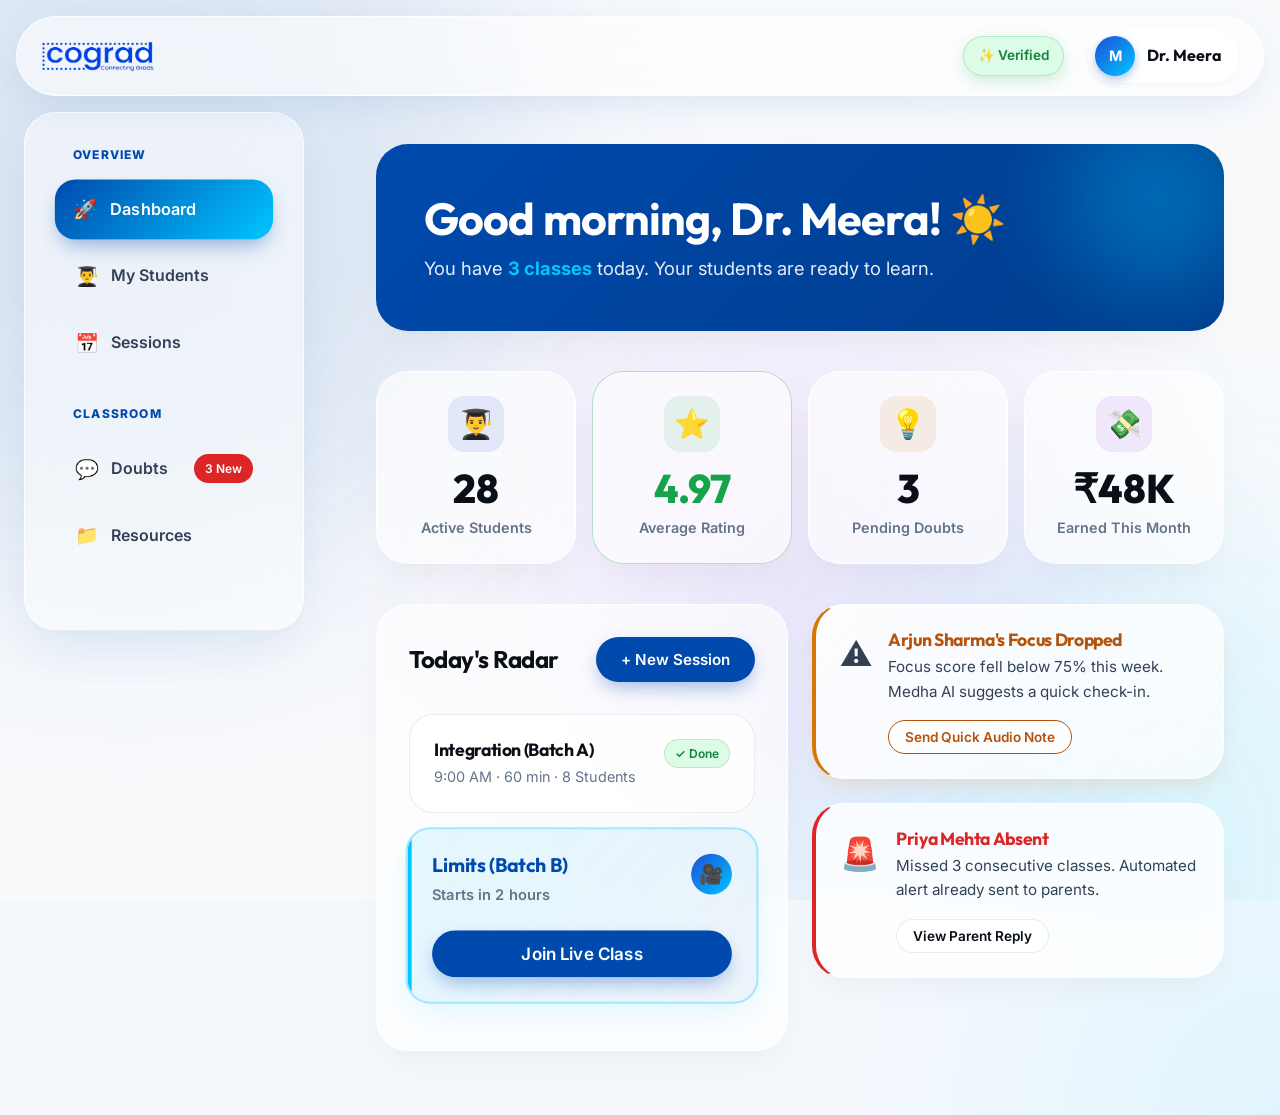
<file: teacher.html>
<!DOCTYPE html>
<html lang="en">

<head>
    <meta charset="UTF-8">
    <meta name="viewport" content="width=device-width, initial-scale=1.0">
    <title>Medha — Elite Teacher Portal</title>
    <link rel="icon" type="image/png" href="assets/medha.png">
    <link rel="stylesheet" href="style/shared.css">
    <link rel="stylesheet" href="style/teacher.css">
</head>

<body>

    <div class="dashboard-canvas">
        <div class="aurora-blob aurora-1"></div>
        <div class="aurora-blob aurora-2"></div>
        <div class="aurora-blob aurora-3"></div>
    </div>

    <nav class="nav-glass">
       <a href="index.html" class="nav-logo" style="display: flex; align-items: center; text-decoration: none;">
            <img src="assets/logo1.webp" alt="Medha Logo"
                style="height: 32px; width: auto; max-width: 200px; object-fit: contain; display: block; border-radius: 4px;">
        </a>
        <div style="display: flex; align-items: center; gap: 1.5rem;">
            <span class="badge badge-green float-fast"
                style="padding: 8px 14px; font-size: 0.85rem; box-shadow: 0 5px 15px rgba(22,163,74,0.2);">✨
                Verified</span>
            <div
                style="display: flex; align-items: center; gap: 12px; cursor: pointer; padding: 6px 16px 6px 6px; background: rgba(255,255,255,0.8); border-radius: 100px; border: 1px solid rgba(255,255,255,0.9); box-shadow: var(--shadow-sm); transition: transform 0.3s;">
                <div class="avatar avatar-blue"
                    style="width: 40px; height: 40px; box-shadow: 0 4px 10px rgba(0,74,173,0.3);">M</div>
                <span style="font-weight: 700; font-family: var(--font-display); color: var(--ink-display);">Dr.
                    Meera</span>
            </div>
        </div>
    </nav>

    <div class="dashboard-wrapper">
        <aside class="sidebar-glass float-delayed">
            <div style="margin-bottom: 2rem;">
                <p
                    style="font-size: 0.75rem; text-transform: uppercase; font-weight: 800; color: var(--primary); letter-spacing: 0.1em; margin-bottom: 1rem; padding-left: 1rem;">
                    Overview</p>
                <a class="sidebar-link active" data-page="home"><span
                        style="margin-right: 12px; font-size: 1.2rem;">🚀</span> Dashboard</a>
                <a class="sidebar-link" data-page="students"><span
                        style="margin-right: 12px; font-size: 1.2rem;">👨‍🎓</span> My Students</a>
                <a class="sidebar-link" data-page="sessions"><span
                        style="margin-right: 12px; font-size: 1.2rem;">📅</span> Sessions</a>
            </div>
            <div style="margin-bottom: 2rem;">
                <p
                    style="font-size: 0.75rem; text-transform: uppercase; font-weight: 800; color: var(--primary); letter-spacing: 0.1em; margin-bottom: 1rem; padding-left: 1rem;">
                    Classroom</p>
                <a class="sidebar-link" data-page="doubts">
                    <span style="margin-right: 12px; font-size: 1.2rem;">💬</span> Doubts
                    <span class="badge badge-red float-fast"
                        style="margin-left: auto; background: #DC2626; color: white;">3 New</span>
                </a>
                <a class="sidebar-link" data-page="resources"><span
                        style="margin-right: 12px; font-size: 1.2rem;">📁</span> Resources</a>
            </div>
        </aside>

        <main class="main-content">

            <div id="page-home" class="tab-panel active">

                <div class="bento-card float-slow"
                    style="background: linear-gradient(135deg, var(--primary) 0%, #003B8A 100%); color: white; border: none; margin-bottom: 2.5rem; padding: 3rem; overflow: hidden;">
                    <div
                        style="position: absolute; top: -50%; right: -10%; width: 300px; height: 300px; background: radial-gradient(circle, rgba(0,198,255,0.4) 0%, transparent 70%); border-radius: 50%; filter: blur(30px);">
                    </div>
                    <h1 style="color: white; font-size: 2.8rem; margin-bottom: 0.5rem; position: relative; z-index: 2;">
                        Good morning, Dr. Meera! ☀️</h1>
                    <p style="color: rgba(255,255,255,0.9); font-size: 1.15rem; position: relative; z-index: 2;">You
                        have <strong style="color: #00C6FF;">3 classes</strong> today. Your students are ready to learn.
                    </p>
                </div>

                <div class="grid-4" style="margin-bottom: 2.5rem;">
                    <div class="bento-card float-fast"
                        style="padding: 1.5rem; display: flex; flex-direction: column; align-items: center; text-align: center;">
                        <div
                            style="width: 56px; height: 56px; border-radius: 16px; background: rgba(29, 78, 216, 0.1); color: var(--blue); display: flex; align-items: center; justify-content: center; font-size: 1.8rem; margin-bottom: 1rem;">
                            👨‍🎓</div>
                        <div
                            style="font-family: var(--font-display); font-size: 2.5rem; font-weight: 800; line-height: 1; color: var(--ink-display);">
                            28</div>
                        <div style="font-size: 0.9rem; font-weight: 600; color: var(--ink-muted); margin-top: 0.5rem;">
                            Active Students</div>
                    </div>
                    <div class="bento-card float-delayed"
                        style="padding: 1.5rem; display: flex; flex-direction: column; align-items: center; text-align: center; border-color: rgba(22, 163, 74, 0.3);">
                        <div
                            style="width: 56px; height: 56px; border-radius: 16px; background: rgba(22, 163, 74, 0.1); color: var(--green); display: flex; align-items: center; justify-content: center; font-size: 1.8rem; margin-bottom: 1rem;">
                            ⭐</div>
                        <div
                            style="font-family: var(--font-display); font-size: 2.5rem; font-weight: 800; line-height: 1; color: var(--green);">
                            4.97</div>
                        <div style="font-size: 0.9rem; font-weight: 600; color: var(--ink-muted); margin-top: 0.5rem;">
                            Average Rating</div>
                    </div>
                    <div class="bento-card float-slow"
                        style="padding: 1.5rem; display: flex; flex-direction: column; align-items: center; text-align: center;">
                        <div
                            style="width: 56px; height: 56px; border-radius: 16px; background: rgba(217, 119, 6, 0.1); color: var(--amber); display: flex; align-items: center; justify-content: center; font-size: 1.8rem; margin-bottom: 1rem;">
                            💡</div>
                        <div
                            style="font-family: var(--font-display); font-size: 2.5rem; font-weight: 800; line-height: 1; color: var(--ink-display);">
                            3</div>
                        <div style="font-size: 0.9rem; font-weight: 600; color: var(--ink-muted); margin-top: 0.5rem;">
                            Pending Doubts</div>
                    </div>
                    <div class="bento-card float-fast"
                        style="padding: 1.5rem; display: flex; flex-direction: column; align-items: center; text-align: center;">
                        <div
                            style="width: 56px; height: 56px; border-radius: 16px; background: rgba(147, 51, 234, 0.1); color: #9333EA; display: flex; align-items: center; justify-content: center; font-size: 1.8rem; margin-bottom: 1rem;">
                            💸</div>
                        <div
                            style="font-family: var(--font-display); font-size: 2.5rem; font-weight: 800; line-height: 1; color: var(--ink-display);">
                            ₹48K</div>
                        <div style="font-size: 0.9rem; font-weight: 600; color: var(--ink-muted); margin-top: 0.5rem;">
                            Earned This Month</div>
                    </div>
                </div>

                <div class="grid-2">
                    <div class="bento-card">
                        <div
                            style="display: flex; justify-content: space-between; align-items: center; margin-bottom: 2rem;">
                            <h3 style="font-size: 1.5rem;">Today's Radar</h3>
                            <button class="btn btn-primary btn-pulse magnetic" onclick="openScheduleModal()">+ New
                                Session</button>
                        </div>

                        <div style="background: rgba(255,255,255,0.8); border: 1px solid var(--border-subtle); border-radius: 24px; padding: 1.5rem; margin-bottom: 1rem; transition: transform 0.3s; cursor: pointer;"
                            onmouseover="this.style.transform='scale(1.02)'"
                            onmouseout="this.style.transform='scale(1)'">
                            <div style="display: flex; justify-content: space-between;">
                                <div>
                                    <h4 style="font-size: 1.1rem; margin-bottom: 5px; color: var(--ink-display);">
                                        Integration (Batch A)</h4>
                                    <p style="font-size: 0.9rem; color: var(--ink-muted);">9:00 AM · 60 min · 8 Students
                                    </p>
                                </div>
                                <span class="badge badge-green" style="height: max-content;">✓ Done</span>
                            </div>
                        </div>

                        <div
                            style="background: linear-gradient(135deg, rgba(0, 198, 255, 0.1) 0%, rgba(0, 74, 173, 0.05) 100%); border: 2px solid rgba(0, 198, 255, 0.3); border-radius: 24px; padding: 1.5rem; margin-bottom: 1rem; position: relative; overflow: hidden; transform: scale(1.02); box-shadow: 0 10px 30px -10px rgba(0, 198, 255, 0.2);">
                            <div
                                style="position: absolute; top: 0; left: 0; width: 4px; height: 100%; background: #00C6FF;">
                            </div>
                            <div style="display: flex; justify-content: space-between; margin-bottom: 1.5rem;">
                                <div>
                                    <h4 style="font-size: 1.2rem; margin-bottom: 5px; color: var(--primary);">Limits
                                        (Batch B)</h4>
                                    <p style="font-size: 0.9rem; color: var(--ink-muted); font-weight: 600;">Starts in 2
                                        hours</p>
                                </div>
                                <div class="avatar avatar-blue float-fast"
                                    style="width: 40px; height: 40px; font-size: 1.2rem;">🎥</div>
                            </div>
                            <button class="btn btn-primary magnetic" style="width: 100%; font-size: 1.05rem;"
                                onclick="toast('Launching Virtual Classroom...')">Join Live Class</button>
                        </div>
                    </div>

                    <div style="display: flex; flex-direction: column; gap: 1.5rem;">
                        <div class="bento-card alert-animated" style="padding: 1.5rem;">
                            <div style="display: flex; gap: 1rem;">
                                <span class="float-fast" style="font-size: 2rem;">⚠️</span>
                                <div>
                                    <h4 style="color: #B45309; margin-bottom: 5px; font-size: 1.1rem;">Arjun Sharma's
                                        Focus Dropped</h4>
                                    <p style="font-size: 0.95rem; color: var(--ink-body); margin-bottom: 1rem;">Focus
                                        score fell below 75% this week. Medha AI suggests a quick check-in.</p>
                                    <button class="btn btn-sm btn-outline magnetic"
                                        style="border-color: #B45309; color: #B45309;"
                                        onclick="toast('Encouraging message sent!')">Send Quick Audio Note</button>
                                </div>
                            </div>
                        </div>

                        <div class="bento-card"
                            style="background: rgba(255, 255, 255, 0.8); border-left: 4px solid var(--red); padding: 1.5rem;">
                            <div style="display: flex; gap: 1rem;">
                                <span class="float-delayed" style="font-size: 2rem;">🚨</span>
                                <div>
                                    <h4 style="color: var(--red); margin-bottom: 5px; font-size: 1.1rem;">Priya Mehta
                                        Absent</h4>
                                    <p style="font-size: 0.95rem; color: var(--ink-body); margin-bottom: 1rem;">Missed 3
                                        consecutive classes. Automated alert already sent to parents.</p>
                                    <button class="btn btn-sm btn-outline magnetic"
                                        onclick="toast('Checking parent status...')">View Parent Reply</button>
                                </div>
                            </div>
                        </div>
                    </div>
                </div>
            </div>

            <div id="page-students" class="tab-panel">
                <div style="display: flex; justify-content: space-between; align-items: center; margin-bottom: 2.5rem;">
                    <div>
                        <h2 style="font-size: 2.5rem; margin-bottom: 0.5rem;">My Students</h2>
                        <p style="font-size: 1.1rem; color: var(--ink-muted);">AI-powered focus tracking for 28
                            students.</p>
                    </div>
                    <input type="text" class="form-input" placeholder="Search by name or batch..."
                        style="width: 300px; padding: 14px 24px; border-radius: 100px; box-shadow: var(--shadow-sm); font-size: 1rem;"
                        oninput="searchStudents(this.value)">
                </div>

                <div class="bento-grid" id="student-grid">
                </div>
            </div>

        </main>
    </div>

    <div id="toast"></div>

    <script src="script/teacher.js"></script>
</body>

</html>
</file>
<file: style/index.css>
:root {
    --primary: #004AAD;
    --primary-hover: #003B8A;
    --primary-glow: rgba(0, 74, 173, 0.15);
    --bg-main: #F8FAFC;
    --surface: #FFFFFF;
    --surface-glass: rgba(255, 255, 255, 0.75);
    --ink-display: #090E17;
    --ink-body: #334155;
    --ink-muted: #64748B;
    --border-subtle: rgba(15, 23, 42, 0.08);
    --shadow-sm: 0 2px 8px -2px rgba(9, 14, 23, 0.05);
    --shadow-float: 0 20px 40px -10px rgba(9, 14, 23, 0.08), 0 10px 20px -5px rgba(9, 14, 23, 0.04);
    --font-display: 'Outfit', sans-serif;
    --font-ui: 'Inter', sans-serif;
    --ease-spring: cubic-bezier(0.175, 0.885, 0.32, 1.275);
    --ease-out: cubic-bezier(0.16, 1, 0.3, 1);
}

* {
    margin: 0;
    padding: 0;
    box-sizing: border-box;
}

body {
    font-family: var(--font-ui);
    color: var(--ink-body);
    background: var(--bg-main);
    line-height: 1.6;
    -webkit-font-smoothing: antialiased;
    overflow-x: clip;
    /* <--- USE CLIP INSTEAD */
}

.container {
    max-width: 1200px;
    margin: 0 auto;
    padding: 0 1.5rem;
}

/* ── TYPOGRAPHY ── */
h1,
h2,
h3,
h4 {
    font-family: var(--font-display);
    color: var(--ink-display);
    letter-spacing: -0.02em;
    line-height: 1.15;
}

h1 {
    font-size: clamp(2.5rem, 6vw, 4.5rem);
    font-weight: 800;
}

h2 {
    font-size: clamp(2rem, 4vw, 3rem);
    font-weight: 700;
    margin-bottom: 1rem;
}

h3 {
    font-size: 1.5rem;
    font-weight: 700;
    margin-bottom: 0.5rem;
}

p {
    color: var(--ink-muted);
    font-size: 1.125rem;
}

.label {
    font-size: 0.85rem;
    font-weight: 700;
    letter-spacing: 0.05em;
    text-transform: uppercase;
    color: var(--primary);
    margin-bottom: 1rem;
    display: inline-block;
}

/* ── BUTTONS (Magnetic & Pulsing) ── */
.btn {
    display: inline-flex;
    align-items: center;
    justify-content: center;
    padding: 14px 28px;
    border-radius: 999px;
    font-weight: 600;
    font-size: 1rem;
    text-decoration: none;
    transition: background 0.3s, color 0.3s, box-shadow 0.3s;
    border: 1px solid transparent;
    cursor: pointer;
    position: relative;
    z-index: 1;
}

.btn-primary {
    background: var(--primary);
    color: #fff;
    box-shadow: 0 8px 20px -4px rgba(0, 74, 173, 0.4);
}

.btn-primary:hover {
    background: var(--primary-hover);
    box-shadow: 0 12px 24px -6px rgba(0, 74, 173, 0.5);
}

/* Continuous Pulse for Primary Buttons */
.btn-primary::after {
    content: '';
    position: absolute;
    inset: -4px;
    border-radius: 999px;
    border: 2px solid var(--primary);
    opacity: 0;
    z-index: -1;
    animation: radarPulse 3s cubic-bezier(0.16, 1, 0.3, 1) infinite;
}

.btn-outline {
    background: var(--surface-glass);
    color: var(--ink-display);
    border-color: var(--border-subtle);
    backdrop-filter: blur(10px);
}

.btn-outline:hover {
    border-color: var(--primary);
    color: var(--primary);
    background: #fff;
}

/* ── NAVBAR ── */
.nav {
    position: fixed;
    top: 1rem;
    left: 50%;
    transform: translateX(-50%);
    width: calc(100% - 2rem);
    max-width: 1200px;
    z-index: 100;
    background: var(--surface-glass);
    backdrop-filter: blur(20px);
    border: 1px solid var(--border-subtle);
    border-radius: 100px;
    padding: 0.75rem 1.5rem;
    display: flex;
    justify-content: space-between;
    align-items: center;
    box-shadow: var(--shadow-sm);
}

.nav-links {
    display: flex;
    gap: 2rem;
}

.nav-links a {
    color: var(--ink-muted);
    text-decoration: none;
    font-weight: 500;
    font-size: 0.95rem;
    transition: color 0.2s;
}

.nav-links a:hover {
    color: var(--primary);
}

/* ── HERO ── */
.hero {
    position: relative;
    padding: 12rem 0 8rem;
    overflow: hidden;
}

.hero-grid {
    display: grid;
    grid-template-columns: 1fr 1fr;
    gap: 4rem;
    align-items: center;
}

/* THE FLUID AURORA BACKGROUND */
/* THE FLUID AURORA BACKGROUND */
.hero-bg-animated {
    position: absolute;
    inset: 0;
    z-index: -1;
    overflow: hidden;
    background: var(--bg-main);

    /* Fades the aurora out naturally at the bottom so there is no hard seam */
    -webkit-mask-image: linear-gradient(to bottom, black 60%, transparent 100%);
    mask-image: linear-gradient(to bottom, black 60%, transparent 100%);
}

.aurora-blob {
    position: absolute;
    filter: blur(100px);
    border-radius: 50%;
    opacity: 0.6;
    animation: fluidOrbit 25s linear infinite;
}

.aurora-1 {
    width: 60vw;
    height: 60vw;
    background: rgba(0, 74, 173, 0.15);
    top: -20%;
    left: -20%;
    animation-duration: 30s;
}

.aurora-2 {
    width: 50vw;
    height: 50vw;
    background: rgba(0, 198, 255, 0.15);
    bottom: -30%;
    right: -10%;
    animation-direction: reverse;
    animation-duration: 25s;
}

.aurora-3 {
    width: 45vw;
    height: 45vw;
    background: rgba(147, 51, 234, 0.08);
    top: 30%;
    left: 40%;
    animation-duration: 35s;
}

@keyframes fluidOrbit {
    0% {
        transform: rotate(0deg) scale(1) translate(0, 0);
    }

    33% {
        transform: rotate(120deg) scale(1.1) translate(5%, 5%);
    }

    66% {
        transform: rotate(240deg) scale(0.9) translate(-5%, 5%);
    }

    100% {
        transform: rotate(360deg) scale(1) translate(0, 0);
    }
}

/* ── ZERO-GRAVITY CONTINUOUS FLOAT ── */
@keyframes zeroGravity {

    0%,
    100% {
        transform: translateY(0px);
    }

    50% {
        transform: translateY(-15px);
    }
}

.float-wrapper {
    animation: zeroGravity 7s ease-in-out infinite;
}

.float-wrapper-delayed {
    animation: zeroGravity 8s ease-in-out infinite;
    animation-delay: -3s;
}

/* 3D Tilt Card */
.hero-visual {
    perspective: 1200px;
}

.tilt-card {
    background: rgba(255, 255, 255, 0.9);
    backdrop-filter: blur(20px);
    border: 1px solid var(--border-subtle);
    border-radius: 24px;
    padding: 2rem;
    box-shadow: var(--shadow-float);
    transform-style: preserve-3d;
    transition: transform 0.1s;
}

.tilt-card h4 {
    font-size: 1.25rem;
    transform: translateZ(30px);
}

.stat-row {
    display: flex;
    justify-content: space-between;
    padding: 1rem 0;
    border-bottom: 1px solid var(--border-subtle);
    transform: translateZ(25px);
}

.stat-row:last-child {
    border-bottom: none;
}

/* ── GENERAL SECTIONS ── */
.section {
    padding: 8rem 0;
    position: relative;
    z-index: 2;
}

.section-header {
    text-align: center;
    margin-bottom: 4rem;
    max-width: 700px;
    margin-inline: auto;
}

/* ── INFINITE MARQUEE STATS (True 3D Cylinder) ── */
/* ── INFINITE MARQUEE STATS (High-Performance Cylinder) ── */
.marquee-container {
    position: relative;
    z-index: 10;
    margin: -3rem auto 0;
    max-width: 1200px;
    width: calc(100% - 3rem);
    padding: 3rem 0;
    overflow: hidden;
    background: transparent;
    border: none;
    box-shadow: none;
    border-radius: 0;
}

/* Atmospheric perspective (Fog on left and right) */
.marquee-container::before,
.marquee-container::after {
    content: '';
    position: absolute;
    top: 0;
    bottom: 0;
    width: 250px;
    z-index: 5;
    pointer-events: none;
}

.marquee-container::before {
    left: 0;
    background: linear-gradient(to right, var(--bg-main) 10%, transparent 100%);
}

.marquee-container::after {
    right: 0;
    background: linear-gradient(to left, var(--bg-main) 10%, transparent 100%);
}

.marquee-track {
    display: flex;
    width: max-content;
    gap: 8rem;
    animation: scrollMarquee 30s linear infinite;
}

.marquee-track:hover {
    animation-play-state: paused;
}

.marquee-item {
    display: flex;
    flex-direction: column;
    align-items: center;
    justify-content: center;
    /* Instructs the browser's GPU to handle the scaling smoothly */
    will-change: transform, opacity;
    transform-origin: center center;
}

.marquee-item .stat-num {
    font-family: var(--font-display);
    font-size: 2.8rem;
    font-weight: 800;
    color: var(--primary);
    line-height: 1;
    margin-bottom: 0.25rem;
}

.marquee-item p {
    font-size: 0.95rem;
    margin: 0;
    font-weight: 500;
    color: var(--ink-muted);
}

@keyframes scrollMarquee {
    from {
        transform: translateX(0);
    }

    to {
        transform: translateX(calc(-50% - 4rem));
    }
}


/* ── HOW IT WORKS ── */
.step-grid {
    display: grid;
    grid-template-columns: 1fr 1fr;
    gap: 4rem;
    align-items: center;
}

.timeline-wrapper {
    position: relative;
    padding-left: 2rem;
    margin-bottom: 3rem;
}

.timeline-wrapper::before {
    content: '';
    position: absolute;
    left: 0;
    top: 10px;
    bottom: 10px;
    width: 2px;
    background: var(--border-subtle);
}

.timeline-item {
    position: relative;
    margin-bottom: 2.5rem;
}

.timeline-item::before {
    content: '';
    position: absolute;
    left: -2.35rem;
    top: 6px;
    width: 12px;
    height: 12px;
    border-radius: 50%;
    background: var(--primary);
    box-shadow: 0 0 0 4px var(--bg-main), 0 0 0 6px var(--primary-glow);
}

.timeline-item h3 {
    font-size: 1.25rem;
    margin-bottom: 0.25rem;
}

.timeline-item p {
    font-size: 1rem;
    margin: 0;
}

/* ── ELITE BENTO GRID SYSTEM ── */
.bento-grid {
    display: grid;
    grid-template-columns: repeat(3, 1fr);
    gap: 1.5rem;
    grid-auto-rows: minmax(300px, auto);
}

.bento-card {
    position: relative;
    background: var(--surface);
    border: 1px solid var(--border-subtle);
    border-top: 4px solid var(--border-subtle);
    /* Inactive accent */
    border-radius: 24px;
    padding: 2.5rem 2rem;
    overflow: hidden;
    z-index: 1;
    transition: transform 0.4s var(--ease-spring), box-shadow 0.4s ease, border-top-color 0.4s ease;
    box-shadow: 0 4px 12px rgba(0, 0, 0, 0.02);
}

.bento-card:hover {
    transform: translateY(-6px);
    border-top-color: var(--primary);
    /* Ignites on hover */
    box-shadow: 0 20px 40px -10px rgba(0, 74, 173, 0.12);
}

/* Mouse Tracking Glow */
.bento-card::before {
    content: "";
    position: absolute;
    inset: 0;
    z-index: -1;
    background: radial-gradient(800px circle at var(--mouse-x, 50%) var(--mouse-y, 50%), rgba(0, 74, 173, 0.06), transparent 40%);
    opacity: 0;
    transition: opacity 0.4s ease;
    pointer-events: none;
}

/* 3D Inner Border */
.bento-card::after {
    content: "";
    position: absolute;
    inset: 0;
    border-radius: 32px;
    padding: 1px;
    background: linear-gradient(135deg, rgba(255, 255, 255, 1) 0%, rgba(255, 255, 255, 0) 100%);
    -webkit-mask: linear-gradient(#fff 0 0) content-box, linear-gradient(#fff 0 0);
    -webkit-mask-composite: xor;
    mask-composite: exclude;
    pointer-events: none;
}

.bento-card:hover {
    transform: translateY(-8px) scale(1.01);
    box-shadow: 0 20px 40px -10px rgba(0, 74, 173, 0.15);
    border-color: rgba(0, 74, 173, 0.3);
}

.bento-card:hover::before {
    opacity: 1;
}

.bento-span-2 {
    grid-column: span 2;
}

/* Floating Icons */
.icon-flat {
    width: 48px;
    height: 48px;
    border-radius: 12px;
    background: var(--surface-glass);
    border: 1px solid var(--border-subtle);
    color: var(--primary);
    display: flex;
    align-items: center;
    justify-content: center;
    margin-bottom: 1.5rem;
}

.medha-gradient {
    background: linear-gradient(135deg, var(--primary) 0%, hwb(212 0% 0%) 100%);
    -webkit-background-clip: text;
    -webkit-text-fill-color: transparent;
    display: inline-flex;
    align-items: center;
    gap: 8px;
}

.inline-favicon {
    width: 32px;
    height: 32px;
    object-fit: contain;
}

/* ── COMPARISON TABLE ── */
.compare-wrap {
    background: #fff;
    border-radius: 24px;
    border: 1px solid var(--border-subtle);
    overflow: hidden;
    box-shadow: var(--shadow-sm);
}

.compare-table {
    width: 100%;
    border-collapse: collapse;
    text-align: left;
}

.compare-table th,
.compare-table td {
    padding: 1.25rem 1.5rem;
    border-bottom: 1px solid var(--border-subtle);
}

.compare-table th {
    background: var(--bg-main);
    font-weight: 700;
    font-family: var(--font-display);
    font-size: 1.1rem;
}

.compare-table tr:hover td {
    background: var(--bg-main);
}

.compare-table .col-medha {
    background: rgba(0, 74, 173, 0.03);
    color: var(--ink-display);
    font-weight: 600;
}

.yes {
    color: #16A34A;
    font-weight: bold;
}

.no {
    color: #DC2626;
    opacity: 0.5;
}

/* ── TESTIMONIALS ── */
.testi-grid {
    display: grid;
    grid-template-columns: repeat(3, 1fr);
    gap: 2rem;
}

.testi-card {
    background: var(--surface);
    padding: 2.5rem;
    border-radius: 24px;
    border: 1px solid var(--border-subtle);
    box-shadow: var(--shadow-sm);
    /* Lengthened transition slightly for a smoother snap */
    transition: transform 0.4s cubic-bezier(0.175, 0.885, 0.32, 1.275), box-shadow 0.4s ease;
    position: relative;
    z-index: 1;
    /* Establishes base layer */
    will-change: transform;
}

.testi-card:hover {
    /* Scale expands it outward, translateY pulls it up */
    transform: scale(1.05) translateY(-12px);
    /* Deepens and spreads the shadow to simulate physical distance from the page */
    box-shadow: 0 25px 50px -12px rgba(0, 74, 173, 0.2);
    z-index: 50;
    /* Forces the card to render on top of surrounding elements */
}

.quote-mark {
    font-family: var(--font-display);
    font-size: 4rem;
    line-height: 1;
    color: var(--primary-glow);
    margin-bottom: -1rem;
}

.testi-text {
    font-size: 1rem;
    color: var(--ink-display);
    margin-bottom: 2rem;
    line-height: 1.7;
}

.testi-author {
    display: flex;
    gap: 1rem;
    align-items: center;
}

.testi-avatar {
    width: 44px;
    height: 44px;
    border-radius: 50%;
    color: #fff;
    display: flex;
    align-items: center;
    justify-content: center;
    font-weight: 700;
    font-size: 1.1rem;
}

.testi-author h4 {
    font-size: 1rem;
    margin: 0;
    font-family: var(--font-ui);
}

.testi-author span {
    font-size: 0.85rem;
    color: var(--ink-muted);
}

.gloss-effect {
    position: relative;
    overflow: hidden;
}

.gloss-effect::after {
    content: '';
    position: absolute;
    top: 0;
    left: -120%;
    /* Starts fully outside the left edge */
    width: 50%;
    height: 100%;
    background: linear-gradient(to right, rgba(255, 255, 255, 0) 0%, rgba(255, 255, 255, 0.3) 50%, rgba(255, 255, 255, 0) 100%);
    transform: skewX(-25deg);
    pointer-events: none;
    transition: left 0s;
    /* Instantly snaps back when mouse leaves */
}

.gloss-effect:hover::after {
    left: 200%;
    /* Sweeps across to the right edge */
    transition: left 0.8s ease-in-out;
    /* Smooth animation only on hover */
}

/* ── FAQ ACCORDION ── */
.faq-item {
    background: var(--surface);
    border: 1px solid var(--border-subtle);
    border-radius: 16px;
    margin-bottom: 1rem;
    overflow: hidden;
    transition: border-color 0.3s, box-shadow 0.3s;
}

.faq-item:hover {
    border-color: rgba(0, 74, 173, 0.3);
}

.faq-item.active {
    border-color: var(--primary);
    box-shadow: 0 8px 24px -8px rgba(0, 74, 173, 0.15);
}

.faq-btn {
    width: 100%;
    text-align: left;
    padding: 1.25rem 1.5rem;
    background: transparent;
    border: none;
    font-size: 1.15rem;
    font-weight: 600;
    font-family: var(--font-ui);
    color: var(--ink-display);
    cursor: pointer;
    display: flex;
    justify-content: space-between;
    align-items: center;
}

.faq-content {
    max-height: 0;
    overflow: hidden;
    padding: 0 1.5rem;
    transition: max-height 0.4s ease, padding 0.4s ease;
}

.faq-content p {
    font-size: 0.95rem;
    margin-bottom: 0;
}

.faq-item.active .faq-content {
    max-height: 300px;
    padding-bottom: 1.5rem;
}

.faq-icon {
    font-size: 1.5rem;
    font-weight: 400;
    transition: transform 0.3s var(--ease-spring);
    color: var(--primary);
}

.faq-item.active .faq-icon {
    transform: rotate(45deg);
}

/* ── FOOTER ── */
footer {
    background: var(--ink-display);
    color: #fff;
    padding: 5rem 0 2rem;
}

.footer-grid {
    display: grid;
    grid-template-columns: 2fr 1fr 1fr 1fr;
    gap: 3rem;
    margin-bottom: 4rem;
}

.footer-col a {
    display: block;
    color: rgba(255, 255, 255, 0.6);
    text-decoration: none;
    margin-bottom: 0.75rem;
    transition: color 0.2s;
}

.footer-col a:hover {
    color: #fff;
}

/* ── UTILITY & ANIMATIONS ── */
.reveal {
    opacity: 0;
    transform: translateY(40px);
    transition: all 0.8s var(--ease-out);
}

.reveal.visible {
    opacity: 1;
    transform: translateY(0);
}

@keyframes radarPulse {
    0% {
        transform: scale(0.95);
        opacity: 0.5;
    }

    50% {
        transform: scale(1.1);
        opacity: 0;
    }

    100% {
        transform: scale(0.95);
        opacity: 0;
    }
}

/* ── RESPONSIVE ── */
@media (max-width: 900px) {

    .hero-grid,
    .step-grid,
    .bento-grid,
    .testi-grid,
    .footer-grid {
        grid-template-columns: 1fr;
    }

    .bento-span-2 {
        grid-column: span 1;
    }

    .nav-links {
        display: none;
    }
}

.weekly-update-card {
    background: var(--surface);
    border: 1px solid var(--border-subtle);
    border-radius: 24px;
    padding: 2rem;
    box-shadow: var(--shadow-float);
}

.update-header {
    display: flex;
    gap: 1rem;
    align-items: center;
    margin-bottom: 1.5rem;
    padding-bottom: 1.25rem;
    border-bottom: 1px solid var(--border-subtle);
}

.update-icon {
    width: 40px;
    height: 40px;
    border-radius: 10px;
    background: var(--primary-glow);
    color: var(--primary);
    display: flex;
    align-items: center;
    justify-content: center;
}

.update-title {
    font-size: 1.1rem;
    margin: 0;
    font-family: var(--font-ui);
    font-weight: 600;
}

.update-subtitle {
    font-size: 0.85rem;
    margin: 0;
    color: var(--ink-muted);
}

.update-status {
    display: flex;
    gap: 12px;
    align-items: flex-start;
    padding: 1rem;
    background: var(--bg-main);
    border-radius: 12px;
    margin-bottom: 1.5rem;
}

.status-indicator {
    width: 8px;
    height: 8px;
    border-radius: 50%;
    background: #16A34A;
    margin-top: 6px;
    box-shadow: 0 0 0 4px rgba(22, 163, 74, 0.15);
}

.update-status p {
    margin: 0;
    font-size: 0.9rem;
    font-weight: 500;
    color: var(--ink-display);
}

.metric-row {
    display: flex;
    justify-content: space-between;
    align-items: center;
    padding: 0.75rem 0;
    border-bottom: 1px dashed var(--border-subtle);
}

.metric-row:last-child {
    border-bottom: none;
    padding-bottom: 0;
}

.metric-label {
    font-size: 0.9rem;
    color: var(--ink-muted);
}

.metric-value {
    font-size: 0.9rem;
    font-weight: 600;
}

.metric-value.positive {
    color: #16A34A;
}

.metric-value.warning {
    color: #D97706;
}

/* ── STRICT FOOTER LOCKDOWN ── */
footer {
    background: #050b14;
    /* Deep, enterprise ink */
    color: #fff;
    padding: 5rem 0 2rem;
}

.footer-brand p {
    color: rgba(255, 255, 255, 0.6);
    margin-top: 1rem;
    font-size: 0.9rem;
    max-width: 250px;
}

.footer-col h5 {
    color: #fff;
    font-family: var(--font-ui);
    font-size: 0.85rem;
    font-weight: 700;
    text-transform: uppercase;
    letter-spacing: 0.05em;
    margin-bottom: 1.5rem;
}

.footer-col a {
    display: block;
    color: rgba(255, 255, 255, 0.6);
    text-decoration: none;
    font-size: 0.95rem;
    margin-bottom: 0.85rem;
    transition: color 0.2s ease, transform 0.2s ease;
}

.footer-col a:hover {
    color: #fff;
    transform: translateX(4px);
}

@media (max-width: 900px) {
    .footer-grid {
        grid-template-columns: 1fr 1fr;
        gap: 2.5rem;
    }

    .footer-brand {
        grid-column: span 2;
    }
}

@media (max-width: 500px) {
    .footer-grid {
        grid-template-columns: 1fr;
    }

    .footer-brand {
        grid-column: span 1;
    }
}

/* ── DESKTOP CHATBOT TRIGGER ── */
.chatbot-trigger {
    position: fixed;
    bottom: 30px;
    left: -15px;
    /* Keeps it aggressively against the left edge */
    width: 115px;
    height: 115px;
    z-index: 1000;
    opacity: 0;
    transform-origin: bottom left;
    transform: translateY(40px) scale(0.8);
    pointer-events: none;
    transition: opacity 0.4s var(--ease-out), transform 0.6s var(--ease-spring);
    cursor: pointer;
    display: none;
}

/* Base image properties and absolute stacking for crossfade */
.chatbot-trigger img {
    position: absolute;
    top: 0;
    left: 0;
    width: 100%;
    height: 100%;
    object-fit: contain;
    filter: drop-shadow(-15px 20px 30px rgba(0, 74, 173, 0.25));
    transition: opacity 0.4s var(--ease-out), transform 0.4s var(--ease-spring), filter 0.3s ease;
}

/* Initial Visibility States */
.bot-default {
    opacity: 1;
}

.bot-hover {
    opacity: 0;
}

/* Hover Physics: Crossfade */
.chatbot-trigger:hover .bot-default {
    opacity: 0;
}

.chatbot-trigger:hover .bot-hover {
    opacity: 1;
}

/* Applies the lift and shadow expansion without the tilt */
.chatbot-trigger:hover img {
    transform: scale(1.05) translateY(-4px);
    filter: drop-shadow(-20px 25px 40px rgba(0, 74, 173, 0.35));
}

.chatbot-trigger.visible {
    opacity: 1;
    transform: translateY(0) scale(1);
    pointer-events: auto;
}

/* Force display only on Desktop (above 900px) */
@media (min-width: 901px) {
    .chatbot-trigger {
        display: block;
    }
}

/* ── VERTICAL PAGE MARQUEE (How it Works Section) ── */
.vertical-marquee-wrapper {
    width: 100%;
    display: flex;
    justify-content: center;
    align-items: center;
}

.vertical-marquee-container {
    width: 100%;
    max-width: 450px;
    height: 550px;
    /* Locks the height to match the text timeline */
    overflow: hidden;
    position: relative;

    /* Creates a seamless fade at the top and bottom edges */
    -webkit-mask-image: linear-gradient(to bottom, transparent 0%, black 15%, black 85%, transparent 100%);
    mask-image: linear-gradient(to bottom, transparent 0%, black 15%, black 85%, transparent 100%);
}

.vertical-marquee-track {
    display: flex;
    flex-direction: column;
    gap: 2rem;
    /* Adjust the '20s' to make it scroll faster or slower */
    animation: scrollVertical 20s linear infinite;
}

/* Pauses the scrolling so users can look closely at a mockup */
.vertical-marquee-track:hover {
    animation-play-state: paused;
}

.app-mockup {
    width: 100%;
    height: auto;
    border-radius: 16px;
    border: 1px solid var(--border-subtle);
    box-shadow: var(--shadow-float);
    background: var(--surface);
    object-fit: cover;
    /* Prevents the browser from squishing the images */
    flex-shrink: 0;
}

/* The math: Moves the track up exactly 50% of its total height, plus half the gap size */
@keyframes scrollVertical {
    from {
        transform: translateY(0);
    }

    to {
        transform: translateY(calc(-50% - 1rem));
    }
}

/* Mobile Responsiveness */
@media (max-width: 900px) {
    .vertical-marquee-container {
        height: 400px;
        margin-top: 2rem;
    }
}

/* ── HORIZONTAL SCROLL SECTION (3D UPGRADE - REFINED) ── */
.horizontal-scroll-section {
    height: 400vh;
    position: relative;
    background: var(--bg-main);
}

.sticky-viewport {
    position: sticky;
    top: 0;
    height: 100vh;
    display: flex;
    flex-direction: column;
    justify-content: center;
    overflow: hidden;
}

.horizontal-track-container {
    width: 100%;
    overflow: visible;
    /* Changed from hidden so 3D shadows aren't clipped */
    padding: 4rem 0;
    perspective: 1200px;
    /* Establishes the 3D stage */
}

.horizontal-track {
    display: flex;
    gap: 4rem;
    /* Better breathing room between cards */
    width: max-content;
    transform-style: preserve-3d;

    /* Perfect Container Alignment: Matches your 1200px max-width container */
    padding-left: max(1.5rem, calc(50vw - 600px + 1.5rem));
    padding-right: max(1.5rem, calc(50vw - 600px + 1.5rem));
}

.horizontal-slide {
    display: grid;
    grid-template-columns: 1fr 1fr;
    /* 50/50 split for better balance */
    gap: 3rem;
    align-items: center;

    /* Sizing: Responsive but locked to your container width */
    width: calc(100vw - 3rem);
    max-width: 1100px;
    flex-shrink: 0;

    /* Hardware acceleration */
    will-change: transform, opacity;
    transform-origin: center center;

    /* Crisper, less "foggy" glass effect */
    background: rgba(255, 255, 255, 0.75);
    backdrop-filter: blur(12px);
    -webkit-backdrop-filter: blur(12px);
    border: 1px solid rgba(255, 255, 255, 0.9);
    border-radius: 24px;
    padding: 3rem;
    /* Reduced from 4rem */
    box-shadow: 0 10px 30px rgba(0, 74, 173, 0.05);
}

.step-number {
    font-family: var(--font-display);
    font-size: 3.5rem;
    /* Reduced from 5rem */
    font-weight: 800;
    color: var(--primary-glow);
    line-height: 1;
    margin-bottom: 0.5rem;
}

.slide-content h3 {
    font-size: 1.8rem;
    /* Reduced from 2.2rem */
    margin-bottom: 1rem;
    color: var(--ink-display);
}

.slide-content p {
    font-size: 1.15rem;
    color: var(--ink-muted);
}

.slide-visual {
    width: 100%;
    position: relative;
}

/* Floating Image Effect */
.slide-visual .app-mockup {
    width: 100%;
    height: auto;
    border-radius: 20px;
    box-shadow: 0 25px 50px -12px rgba(0, 74, 173, 0.25);
    border: 1px solid rgba(255, 255, 255, 0.9);
    display: block;
    transform: translateY(0);
    transition: transform 0.5s cubic-bezier(0.175, 0.885, 0.32, 1.275);
}

.horizontal-slide:hover .app-mockup {
    transform: translateY(-12px) scale(1.02);
}

/* Mobile Adjustments */
@media (max-width: 900px) {
    .horizontal-slide {
        grid-template-columns: 1fr;
        padding: 2rem;
        gap: 2rem;
        max-width: 500px;
        /* Keeps mobile cards neat */
    }

    .horizontal-track {
        /* Centers the card exactly on mobile */
        padding-left: calc(50vw - 250px);
        padding-right: calc(50vw - 250px);
    }

    .step-number {
        font-size: 3.5rem;
    }

    .slide-content h3 {
        font-size: 1.8rem;
    }
}

@media (max-width: 600px) {
    .horizontal-track {
        padding-left: 1.5rem;
        padding-right: 1.5rem;
    }

    .horizontal-slide {
        width: calc(100vw - 3rem);
    }
}

/* ── CSS UI MOCKUPS (Replacing Images) ── */
.css-mockup {
    background: var(--surface);
    border: 1px solid var(--border-subtle);
    border-radius: 20px;
    box-shadow: 0 25px 50px -12px rgba(0, 74, 173, 0.15);
    padding: 2rem;
    width: 100%;
    aspect-ratio: 4/3;
    display: flex;
    flex-direction: column;
    gap: 1.5rem;
    position: relative;
    overflow: hidden;
    transform: translateY(0);
    transition: transform 0.5s cubic-bezier(0.175, 0.885, 0.32, 1.275);
}

.horizontal-slide:hover .css-mockup {
    transform: translateY(-12px) scale(1.02);
    box-shadow: 0 35px 60px -15px rgba(0, 74, 173, 0.25);
}

/* Reusable UI Skeleton Parts */
.mockup-header {
    display: flex;
    gap: 1rem;
    align-items: center;
}

.mockup-avatar {
    width: 48px;
    height: 48px;
    border-radius: 50%;
    background: var(--bg-main);
    flex-shrink: 0;
}

.mockup-avatar.blue {
    background: var(--primary-glow);
    color: var(--primary);
    display: flex;
    align-items: center;
    justify-content: center;
    font-weight: bold;
    font-family: var(--font-display);
}

.mockup-title-block {
    flex: 1;
}

.mockup-line {
    height: 10px;
    border-radius: 6px;
    background: var(--bg-main);
    margin-bottom: 10px;
}

.mockup-line:last-child {
    margin-bottom: 0;
}

.mockup-line.w-80 {
    width: 80%;
}

.mockup-line.w-60 {
    width: 60%;
}

.mockup-line.w-40 {
    width: 40%;
}

.mockup-line.w-30 {
    width: 30%;
}

.mockup-line.w-full {
    width: 100%;
}

/* Specific UI Elements */
.mockup-input {
    height: 42px;
    border: 1.5px solid var(--border-subtle);
    border-radius: 12px;
    width: 100%;
    background: var(--bg-main);
    opacity: 0.5;
}

.mockup-button {
    background: var(--primary);
    height: 42px;
    border-radius: 99px;
    width: 100%;
    margin-top: auto;
    position: relative;
    overflow: hidden;
}

.mockup-button::after {
    content: '';
    position: absolute;
    inset: 0;
    background: linear-gradient(90deg, transparent, rgba(255, 255, 255, 0.2), transparent);
    transform: translateX(-100%);
    animation: skeletonShimmer 2s infinite;
}

.mockup-badge-card {
    border: 1.5px solid rgba(22, 163, 74, 0.2);
    background: rgba(22, 163, 74, 0.05);
    border-radius: 16px;
    padding: 1.5rem;
    display: flex;
    flex-direction: column;
    align-items: center;
    text-align: center;
    gap: 1rem;
    margin-top: 1rem;
}

.mockup-check {
    width: 40px;
    height: 40px;
    border-radius: 50%;
    background: #16A34A;
    color: white;
    display: flex;
    align-items: center;
    justify-content: center;
    font-size: 1.2rem;
    font-weight: bold;
}

.mockup-video-feed {
    background: var(--ink-display);
    border-radius: 12px;
    width: 100%;
    flex: 1;
    position: relative;
    overflow: hidden;
}

.mockup-video-feed::before {
    content: '';
    position: absolute;
    bottom: 1rem;
    left: 1rem;
    width: 8px;
    height: 8px;
    background: #ef4444;
    border-radius: 50%;
    box-shadow: 0 0 0 4px rgba(239, 68, 68, 0.2);
}

.mockup-stats-grid {
    display: grid;
    grid-template-columns: 1fr 1fr;
    gap: 1rem;
}

.mockup-stat-box {
    background: var(--bg-main);
    border: 1px solid var(--border-subtle);
    border-radius: 12px;
    padding: 1rem;
    display: flex;
    flex-direction: column;
    gap: 0.5rem;
}

.mockup-grade-ring {
    width: 100px;
    height: 100px;
    border-radius: 50%;
    border: 6px solid var(--primary-glow);
    border-top-color: var(--primary);
    margin: 0 auto;
    display: flex;
    align-items: center;
    justify-content: center;
    font-family: var(--font-display);
    font-size: 2.5rem;
    font-weight: 800;
    color: var(--primary);
    transform: rotate(-45deg);
}

.mockup-grade-ring span {
    transform: rotate(45deg);
}

/* Fix text rotation */
.mockup-feedback-card {
    background: var(--bg-main);
    border-left: 4px solid var(--green);
    padding: 1.25rem;
    border-radius: 0 12px 12px 0;
    margin-top: auto;
}

/* Mobile Height Adjustment */
@media (max-width: 900px) {
    .css-mockup {
        aspect-ratio: 16/9;
        padding: 1.5rem;
    }
}
</file>
<file: style/admin.css>
/* ── ELITE DESIGN SYSTEM (From Index.html) ── */
        :root {
            --primary: #004AAD;
            --primary-hover: #003B8A;
            --primary-glow: rgba(0, 74, 173, 0.15);
            --bg-main: #F8FAFC;
            --surface-glass: rgba(255, 255, 255, 0.65);
            --ink-display: #090E17;
            --ink-body: #334155;
            --ink-muted: #64748B;
            --border-subtle: rgba(255, 255, 255, 0.8);

            --red: #DC2626;
            --amber: #D97706;
            --green: #16A34A;
            --cyan: #00C6FF;

            --shadow-sm: 0 10px 30px -10px rgba(0, 0, 0, 0.05);
            --shadow-float: 0 20px 40px -10px rgba(9, 14, 23, 0.08), 0 10px 20px -5px rgba(9, 14, 23, 0.04);

            --font-display: 'Outfit', sans-serif;
            --font-ui: 'Inter', sans-serif;
            --ease-spring: cubic-bezier(0.175, 0.885, 0.32, 1.275);
        }

        * {
            margin: 0;
            padding: 0;
            box-sizing: border-box;
        }

        body {
            font-family: var(--font-ui);
            color: var(--ink-body);
            background: var(--bg-main);
            overflow-x: hidden;
            min-height: 100vh;
        }

        h1,
        h2,
        h3,
        h4 {
            font-family: var(--font-display);
            color: var(--ink-display);
            letter-spacing: -0.02em;
        }

        /* ── THE FLUID AURORA BACKGROUND ── */
        .dashboard-bg-animated {
            position: fixed;
            inset: 0;
            z-index: -1;
            overflow: hidden;
            background: var(--bg-main);
        }

        .aurora-blob {
            position: absolute;
            filter: blur(120px);
            border-radius: 50%;
            opacity: 0.6;
            animation: fluidOrbit 25s linear infinite;
        }

        .aurora-1 {
            width: 60vw;
            height: 60vw;
            background: rgba(0, 74, 173, 0.18);
            top: -20%;
            left: -20%;
            animation-duration: 30s;
        }

        .aurora-2 {
            width: 50vw;
            height: 50vw;
            background: rgba(0, 198, 255, 0.18);
            bottom: -30%;
            right: -10%;
            animation-direction: reverse;
            animation-duration: 25s;
        }

        .aurora-3 {
            width: 45vw;
            height: 45vw;
            background: rgba(147, 51, 234, 0.12);
            top: 30%;
            left: 40%;
            animation-duration: 35s;
        }

        @keyframes fluidOrbit {
            0% {
                transform: rotate(0deg) scale(1) translate(0, 0);
            }

            33% {
                transform: rotate(120deg) scale(1.1) translate(5%, 5%);
            }

            66% {
                transform: rotate(240deg) scale(0.9) translate(-5%, 5%);
            }

            100% {
                transform: rotate(360deg) scale(1) translate(0, 0);
            }
        }

        /* ── ZERO-GRAVITY CONTINUOUS FLOAT ── */
        @keyframes zeroGravity {

            0%,
            100% {
                transform: translateY(0px);
            }

            50% {
                transform: translateY(-10px);
            }
        }

        .float-wrapper {
            animation: zeroGravity 6s ease-in-out infinite;
        }

        .float-wrapper-delayed {
            animation: zeroGravity 7s ease-in-out infinite;
            animation-delay: -3s;
        }

        /* ── BUTTONS (Magnetic & Pulsing) ── */
        .btn {
            display: inline-flex;
            align-items: center;
            justify-content: center;
            padding: 10px 20px;
            border-radius: 999px;
            font-weight: 600;
            font-size: 0.9rem;
            cursor: pointer;
            border: 1px solid transparent;
            transition: background 0.3s, color 0.3s, box-shadow 0.3s;
            position: relative;
            z-index: 1;
            text-decoration: none;
            font-family: var(--font-ui);
        }

        .btn-primary {
            background: var(--primary);
            color: #fff;
            box-shadow: 0 8px 20px -4px rgba(0, 74, 173, 0.4);
        }

        .btn-primary::after {
            content: '';
            position: absolute;
            inset: -4px;
            border-radius: 999px;
            border: 2px solid var(--primary);
            opacity: 0;
            z-index: -1;
            animation: radarPulse 3s cubic-bezier(0.16, 1, 0.3, 1) infinite;
        }

        .btn-danger {
            background: var(--red);
            color: white;
            box-shadow: 0 8px 20px -4px rgba(220, 38, 38, 0.4);
        }

        .btn-success {
            background: var(--green);
            color: white;
            box-shadow: 0 8px 20px -4px rgba(22, 163, 74, 0.4);
        }

        .btn-outline {
            background: rgba(255, 255, 255, 0.5);
            color: var(--ink-display);
            border-color: rgba(0, 74, 173, 0.2);
            backdrop-filter: blur(10px);
        }

        .btn-outline:hover {
            background: #fff;
            border-color: var(--primary);
            color: var(--primary);
        }

        @keyframes radarPulse {
            0% {
                transform: scale(0.95);
                opacity: 0.5;
            }

            50% {
                transform: scale(1.1);
                opacity: 0;
            }

            100% {
                transform: scale(0.95);
                opacity: 0;
            }
        }

        /* ── LAYOUT ── */
        .admin-layout {
            display: grid;
            grid-template-columns: 280px 1fr;
            gap: 2rem;
            max-width: 1600px;
            margin: 0 auto;
            padding: 2rem;
            min-height: 100vh;
        }

        /* ── GLASS SIDEBAR ── */
        .sidebar {
            background: var(--surface-glass);
            backdrop-filter: blur(24px);
            -webkit-backdrop-filter: blur(24px);
            border: 1px solid var(--border-subtle);
            border-radius: 32px;
            padding: 2rem 1.5rem;
            box-shadow: var(--shadow-float);
            position: sticky;
            top: 2rem;
            height: calc(100vh - 4rem);
            display: flex;
            flex-direction: column;
            z-index: 10;
        }

        .brand {
            font-family: var(--font-display);
            font-size: 2rem;
            font-weight: 800;
            background: linear-gradient(135deg, var(--primary) 0%, var(--cyan) 100%);
            -webkit-background-clip: text;
            -webkit-text-fill-color: transparent;
            margin-bottom: 2rem;
            padding-left: 10px;
            display: flex;
            align-items: center;
            gap: 8px;
        }

        .nav-label {
            font-size: 0.75rem;
            text-transform: uppercase;
            font-weight: 800;
            color: var(--primary);
            letter-spacing: 0.1em;
            margin: 1.5rem 0 0.5rem 10px;
        }

        .nav-link {
            display: flex;
            align-items: center;
            padding: 12px 16px;
            border-radius: 20px;
            color: var(--ink-body);
            font-weight: 600;
            text-decoration: none;
            transition: all 0.3s var(--ease-spring);
            cursor: pointer;
            margin-bottom: 4px;
        }

        .nav-link:hover {
            background: rgba(255, 255, 255, 0.8);
            transform: translateX(5px);
            box-shadow: 0 5px 15px -5px rgba(0, 74, 173, 0.1);
            color: var(--primary);
        }

        .nav-link.active {
            background: linear-gradient(135deg, var(--primary) 0%, var(--cyan) 100%);
            color: white;
            box-shadow: 0 10px 20px -5px rgba(0, 74, 173, 0.4);
            transform: scale(1.02);
        }

        .nav-icon {
            margin-right: 12px;
            font-size: 1.2rem;
        }

        /* ── TOPBAR GLASS ── */
        .topbar {
            background: var(--surface-glass);
            backdrop-filter: blur(24px);
            border: 1px solid var(--border-subtle);
            border-radius: 100px;
            padding: 0.75rem 1.5rem;
            display: flex;
            justify-content: space-between;
            align-items: center;
            box-shadow: var(--shadow-sm);
            margin-bottom: 2rem;
            position: sticky;
            top: 2rem;
            z-index: 10;
        }

        .search-input {
            background: rgba(255, 255, 255, 0.5);
            border: 1px solid rgba(0, 74, 173, 0.2);
            border-radius: 100px;
            padding: 10px 20px;
            width: 300px;
            font-family: var(--font-ui);
            outline: none;
            transition: 0.3s;
        }

        .search-input:focus {
            background: #fff;
            box-shadow: 0 0 0 3px var(--primary-glow);
        }

        /* ── ELITE BENTO GRID SYSTEM ── */
        .bento-grid {
            display: grid;
            grid-template-columns: repeat(auto-fit, minmax(320px, 1fr));
            gap: 1.5rem;
        }

        .bento-grid-4 {
            grid-template-columns: repeat(4, 1fr);
        }

        .bento-grid-2 {
            grid-template-columns: 1.5fr 1fr;
        }

        .bento-card {
            position: relative;
            background: var(--surface-glass);
            backdrop-filter: blur(24px);
            -webkit-backdrop-filter: blur(24px);
            border: 1px solid var(--border-subtle);
            border-radius: 32px;
            padding: 2rem;
            overflow: hidden;
            z-index: 1;
            transition: transform 0.5s var(--ease-spring), box-shadow 0.5s var(--ease-spring), border-color 0.3s;
            box-shadow: var(--shadow-sm);
        }

        /* Mouse Tracking Glow */
        .bento-card::before {
            content: "";
            position: absolute;
            inset: 0;
            z-index: -1;
            background: radial-gradient(800px circle at var(--mouse-x, 50%) var(--mouse-y, 50%), rgba(0, 198, 255, 0.1), transparent 40%);
            opacity: 0;
            transition: opacity 0.4s ease;
            pointer-events: none;
        }

        /* 3D Inner Border */
        .bento-card::after {
            content: "";
            position: absolute;
            inset: 0;
            border-radius: 32px;
            padding: 1px;
            background: linear-gradient(135deg, rgba(255, 255, 255, 1) 0%, rgba(255, 255, 255, 0) 100%);
            -webkit-mask: linear-gradient(#fff 0 0) content-box, linear-gradient(#fff 0 0);
            -webkit-mask-composite: xor;
            mask-composite: exclude;
            pointer-events: none;
        }

        .bento-card:hover {
            transform: translateY(-6px) scale(1.01);
            box-shadow: 0 20px 40px -10px rgba(0, 74, 173, 0.15);
            border-color: rgba(0, 198, 255, 0.3);
        }

        .bento-card:hover::before {
            opacity: 1;
        }

        /* Floating Icons inside Bento */
        .icon-box {
            width: 56px;
            height: 56px;
            border-radius: 16px;
            display: flex;
            align-items: center;
            justify-content: center;
            font-size: 1.75rem;
            margin-bottom: 1.5rem;
            position: relative;
            box-shadow: 0 8px 16px -4px rgba(0, 0, 0, 0.1);
            transition: transform 0.4s var(--ease-spring);
        }

        .icon-box::after {
            content: '';
            position: absolute;
            inset: -4px;
            border-radius: 20px;
            background: inherit;
            filter: blur(12px);
            opacity: 0.4;
            z-index: -1;
        }

        .bento-card:hover .icon-box {
            transform: scale(1.1) translateY(-5px);
        }

        .bg-blue {
            background: linear-gradient(135deg, var(--primary) 0%, var(--cyan) 100%);
            color: white;
        }

        .bg-green {
            background: linear-gradient(135deg, var(--green) 0%, #34D399 100%);
            color: white;
        }

        .bg-amber {
            background: linear-gradient(135deg, var(--amber) 0%, #FBBF24 100%);
            color: white;
        }

        .bg-purple {
            background: linear-gradient(135deg, #9333EA 0%, #C084FC 100%);
            color: white;
        }

        /* ── TYPOGRAPHY & BADGES ── */
        .stat-num {
            font-family: var(--font-display);
            font-size: 2.8rem;
            font-weight: 800;
            color: var(--ink-display);
            line-height: 1;
            margin-bottom: 0.25rem;
        }

        .stat-label {
            font-size: 0.95rem;
            font-weight: 600;
            color: var(--ink-muted);
        }

        .badge {
            padding: 6px 12px;
            border-radius: 100px;
            font-size: 0.75rem;
            font-weight: 700;
            display: inline-flex;
            align-items: center;
            gap: 4px;
            border: 1px solid transparent;
        }

        .badge-success {
            background: rgba(22, 163, 74, 0.1);
            color: var(--green);
            border-color: rgba(22, 163, 74, 0.2);
        }

        .badge-danger {
            background: rgba(220, 38, 38, 0.1);
            color: var(--red);
            border-color: rgba(220, 38, 38, 0.2);
        }

        .badge-warning {
            background: rgba(217, 119, 6, 0.1);
            color: var(--amber);
            border-color: rgba(217, 119, 6, 0.2);
        }

        /* ── TABLES (Glass Style) ── */
        table {
            width: 100%;
            border-collapse: collapse;
        }

        th {
            text-align: left;
            padding: 1rem;
            font-size: 0.8rem;
            text-transform: uppercase;
            letter-spacing: 0.05em;
            color: var(--ink-muted);
            border-bottom: 1px solid rgba(0, 0, 0, 0.05);
        }

        td {
            padding: 1.25rem 1rem;
            border-bottom: 1px solid rgba(0, 0, 0, 0.05);
            font-size: 0.95rem;
            color: var(--ink-display);
        }

        tr:last-child td {
            border-bottom: none;
        }

        tbody tr {
            transition: background 0.2s;
        }

        tbody tr:hover {
            background: rgba(255, 255, 255, 0.5);
        }

        /* ── 3D TILT EFFECT FOR DASHBOARD HERO ── */
        .tilt-wrapper {
            perspective: 1200px;
        }

        .tilt-card {
            background: linear-gradient(135deg, rgba(255, 255, 255, 0.9), rgba(255, 255, 255, 0.7));
            backdrop-filter: blur(30px);
            border: 1px solid var(--border-subtle);
            border-radius: 32px;
            padding: 3rem;
            box-shadow: var(--shadow-float);
            transform-style: preserve-3d;
            transition: transform 0.1s;
            margin-bottom: 2rem;
            position: relative;
            overflow: hidden;
        }

        .tilt-card::before {
            content: '';
            position: absolute;
            top: -50%;
            right: -10%;
            width: 300px;
            height: 300px;
            background: radial-gradient(circle, rgba(0, 198, 255, 0.3) 0%, transparent 70%);
            border-radius: 50%;
            filter: blur(30px);
            pointer-events: none;
            transform: translateZ(-20px);
        }

        .tilt-content {
            transform: translateZ(40px);
        }

        /* ── TAB PANELS ── */
        .tab-panel {
            display: none;
            animation: slideUp 0.4s var(--ease-spring);
        }

        .tab-panel.active {
            display: block;
        }

        @keyframes slideUp {
            from {
                opacity: 0;
                transform: translateY(20px);
            }

            to {
                opacity: 1;
                transform: translateY(0);
            }
        }

        /* ── FRAUD TIMELINE ── */
        .fraud-event {
            padding: 1.5rem;
            background: rgba(255, 255, 255, 0.5);
            border: 1px solid rgba(220, 38, 38, 0.2);
            border-radius: 20px;
            margin-bottom: 1rem;
            border-left: 4px solid var(--red);
            transition: transform 0.3s;
        }

        .fraud-event:hover {
            transform: translateX(5px);
            box-shadow: var(--shadow-sm);
            background: #fff;
        }

        /* ── LIST ITEMS ── */
        .list-item {
            display: flex;
            justify-content: space-between;
            align-items: center;
            padding: 1rem;
            background: rgba(255, 255, 255, 0.6);
            border-radius: 20px;
            margin-bottom: 0.75rem;
            border: 1px solid rgba(0, 0, 0, 0.05);
            transition: 0.3s;
        }

        .list-item:hover {
            background: #fff;
            transform: translateY(-2px);
            box-shadow: var(--shadow-sm);
            border-color: rgba(0, 198, 255, 0.3);
        }
</file>
<file: style/form.css>
@import url('https://fonts.googleapis.com/css?family=Inter:400,600,800');

* {
    box-sizing: border-box;
    margin: 0;
    padding: 0;
}

body {
    background: #f0f2f5;
    /* Softer, modern background color */
    display: flex;
    justify-content: center;
    align-items: center;
    flex-direction: column;
    font-family: 'Inter', sans-serif;
    /* Inter is the industry standard for modern web apps */
    height: 100vh;
}

h1 {
    font-weight: 800;
    margin-bottom: 10px;
    color: #1a1a1a;
}

p {
    font-size: 14px;
    font-weight: 400;
    line-height: 24px;
    letter-spacing: 0.2px;
    margin: 15px 0 25px;
    color: #f8f9fa;
}

span {
    font-size: 12px;
    color: #666;
    margin-bottom: 15px;
}

a {
    color: #004AAD;
    font-size: 13px;
    text-decoration: none;
    margin: 15px 0;
    font-weight: 600;
    transition: color 0.2s ease;
}

a:hover {
    color: #003070;
}

button {
    border-radius: 8px;
    /* Modern square-round look instead of pill-shape */
    border: none;
    background: linear-gradient(135deg, #004AAD, #003070);
    /* Subtle gradient */
    color: #FFFFFF;
    font-size: 13px;
    font-weight: 600;
    padding: 12px 40px;
    letter-spacing: 0.5px;
    text-transform: uppercase;
    cursor: pointer;
    transition: all 0.2s ease;
    box-shadow: 0 4px 10px rgba(0, 74, 173, 0.2);
}

button:hover {
    transform: translateY(-1px);
    box-shadow: 0 6px 15px rgba(0, 74, 173, 0.3);
}

button:active {
    transform: scale(0.98);
}

button:focus {
    outline: none;
}

button.ghost {
    background: transparent;
    border: 2px solid #FFFFFF;
    box-shadow: none;
}

button.ghost:hover {
    background: rgba(255, 255, 255, 0.1);
}

form {
    background-color: #FFFFFF;
    display: flex;
    align-items: center;
    justify-content: center;
    flex-direction: column;
    padding: 0 50px;
    height: 100%;
    text-align: center;
}

/* Upgraded Inputs & Select */
input,
select {
    background-color: #f8f9fa;
    border: 1px solid #e2e8f0;
    border-radius: 8px;
    padding: 14px 15px;
    margin: 8px 0;
    width: 100%;
    font-family: inherit;
    font-size: 14px;
    color: #333;
    transition: all 0.3s ease;
}

/* The Focus Ring: Crucial for professional forms */
input:focus,
select:focus {
    outline: none;
    border-color: #004AAD;
    background-color: #ffffff;
    box-shadow: 0 0 0 3px rgba(0, 74, 173, 0.15);
}

input::placeholder {
    color: #a0aec0;
}

.container {
    background-color: #fff;
    border-radius: 16px;
    /* Larger radius for a softer container */
    box-shadow: 0 20px 40px rgba(0, 0, 0, 0.08);
    /* Diffused, modern shadow */
    position: relative;
    overflow: hidden;
    width: 768px;
    max-width: 100%;
    min-height: 520px;
    /* Slightly taller to accommodate padding */
}

.form-container {
    position: absolute;
    top: 0;
    height: 100%;
    transition: all 0.6s cubic-bezier(0.4, 0, 0.2, 1);
    /* Smoother easing curve */
}

.sign-in-container {
    left: 0;
    width: 50%;
    z-index: 2;
}

.container.right-panel-active .sign-in-container {
    transform: translateX(100%);
}

.sign-up-container {
    left: 0;
    width: 50%;
    opacity: 0;
    z-index: 1;
}

.container.right-panel-active .sign-up-container {
    transform: translateX(100%);
    opacity: 1;
    z-index: 5;
    animation: show 0.6s;
}

@keyframes show {

    0%,
    49.99% {
        opacity: 0;
        z-index: 1;
    }

    50%,
    100% {
        opacity: 1;
        z-index: 5;
    }
}

.overlay-container {
    position: absolute;
    top: 0;
    left: 50%;
    width: 50%;
    height: 100%;
    overflow: hidden;
    transition: transform 0.6s cubic-bezier(0.4, 0, 0.2, 1);
    z-index: 100;
}

.container.right-panel-active .overlay-container {
    transform: translateX(-100%);
}

.overlay {
    background: #004AAD;
    background: linear-gradient(135deg, #002255, #004AAD);
    /* Adds depth to the overlay */
    background-repeat: no-repeat;
    background-size: cover;
    background-position: 0 0;
    color: #FFFFFF;
    position: relative;
    left: -100%;
    height: 100%;
    width: 200%;
    transform: translateX(0);
    transition: transform 0.6s cubic-bezier(0.4, 0, 0.2, 1);
}

.container.right-panel-active .overlay {
    transform: translateX(50%);
}

.overlay-panel {
    position: absolute;
    display: flex;
    align-items: center;
    justify-content: center;
    flex-direction: column;
    padding: 0 40px;
    text-align: center;
    top: 0;
    height: 100%;
    width: 50%;
    transform: translateX(0);
    transition: transform 0.6s cubic-bezier(0.4, 0, 0.2, 1);
}

.overlay-left {
    transform: translateX(-20%);
}

.container.right-panel-active .overlay-left {
    transform: translateX(0);
}

.overlay-right {
    right: 0;
    transform: translateX(0);
}

.container.right-panel-active .overlay-right {
    transform: translateX(20%);
}
</file>
<file: style/shared.css>
@import url('https://fonts.googleapis.com/css2?family=Inter:wght@400;500;600&family=Outfit:wght@400;500;700;800&display=swap');

:root {
    /* Premium Color System */
    --primary: #004AAD;
    --primary-hover: #003B8A;
    --primary-glow: rgba(0, 74, 173, 0.15);

    --bg-main: #F8FAFC;
    /* Dashboard canvas background */
    --surface: #FFFFFF;
    /* Card backgrounds */
    --surface-glass: rgba(255, 255, 255, 0.75);

    /* Semantic Colors */
    --blue: #1D4ED8;
    --blue-dark: #1E3A8A;
    --blue-light: #EFF6FF;
    --green: #16A34A;
    --green-light: #DCFCE7;
    --amber: #D97706;
    --amber-light: #FEF3C7;
    --red: #DC2626;
    --red-light: #FEE2E2;

    /* Typography Ink */
    --ink-display: #090E17;
    --ink-body: #334155;
    --ink-muted: #64748B;

    /* Structural & Borders */
    --border-subtle: rgba(15, 23, 42, 0.08);
    --radius-sm: 12px;
    --radius-md: 16px;
    --radius-lg: 24px;

    /* Elite Shadow System */
    --shadow-sm: 0 2px 8px -2px rgba(9, 14, 23, 0.05);
    --shadow-float: 0 20px 40px -10px rgba(9, 14, 23, 0.08), 0 10px 20px -5px rgba(9, 14, 23, 0.04);
    --shadow-btn: 0 8px 20px -4px rgba(0, 74, 173, 0.4);

    /* Typography System */
    --font-display: 'Outfit', sans-serif;
    --font-ui: 'Inter', sans-serif;

    /* Physics Engines */
    --ease-spring: cubic-bezier(0.175, 0.885, 0.32, 1.275);
    --ease-out: cubic-bezier(0.16, 1, 0.3, 1);
}

/* ── BASE RESET ── */
* {
    margin: 0;
    padding: 0;
    box-sizing: border-box;
}

body {
    font-family: var(--font-ui);
    color: var(--ink-body);
    background: var(--bg-main);
    line-height: 1.6;
    -webkit-font-smoothing: antialiased;
}

h1,
h2,
h3,
h4,
h5,
.display-text {
    font-family: var(--font-display);
    color: var(--ink-display);
    letter-spacing: -0.02em;
    line-height: 1.2;
}

.container {
    max-width: 1200px;
    margin: 0 auto;
    padding: 0 1.5rem;
}

/* ── BUTTON PHYSICS ── */
.btn {
    display: inline-flex;
    align-items: center;
    justify-content: center;
    padding: 12px 24px;
    border-radius: 999px;
    font-weight: 600;
    font-size: 0.95rem;
    font-family: var(--font-ui);
    text-decoration: none;
    border: 1px solid transparent;
    cursor: pointer;
    transition: all 0.3s var(--ease-spring);
    position: relative;
}

.btn-sm {
    padding: 8px 16px;
    font-size: 0.85rem;
}

.btn-primary {
    background: var(--primary);
    color: #fff;
    box-shadow: var(--shadow-btn);
}

.btn-primary:hover {
    transform: translateY(-2px);
    background: var(--primary-hover);
    box-shadow: 0 12px 24px -6px rgba(0, 74, 173, 0.5);
}

.btn-primary:active {
    transform: translateY(1px);
}

.btn-outline {
    background: var(--surface-glass);
    color: var(--ink-display);
    border-color: var(--border-subtle);
}

.btn-outline:hover {
    border-color: var(--primary);
    color: var(--primary);
    background: #fff;
    transform: translateY(-2px);
}

.btn-danger {
    background: var(--red-light);
    color: var(--red);
    border: 1px solid transparent;
}

.btn-danger:hover {
    background: var(--red);
    color: #fff;
}

.btn-green {
    background: var(--green-light);
    color: var(--green);
    border: 1px solid transparent;
}

.btn-green:hover {
    background: var(--green);
    color: #fff;
}

/* ── BADGES ── */
.badge {
    display: inline-flex;
    align-items: center;
    gap: 5px;
    padding: 4px 10px;
    border-radius: 100px;
    font-size: 0.75rem;
    font-weight: 600;
    font-family: var(--font-ui);
}

.badge-blue {
    background: var(--blue-light);
    color: var(--blue-dark);
    border: 1px solid rgba(29, 78, 216, 0.2);
}

.badge-green {
    background: var(--green-light);
    color: #15803d;
    border: 1px solid rgba(22, 163, 74, 0.2);
}

.badge-amber {
    background: var(--amber-light);
    color: #92400e;
    border: 1px solid rgba(217, 119, 6, 0.2);
}

.badge-red {
    background: var(--red-light);
    color: #991b1b;
    border: 1px solid rgba(220, 38, 38, 0.2);
}

/* ── CARDS & CANVASES ── */
.card-flat,
.card {
    background: var(--surface);
    border: 1px solid var(--border-subtle);
    border-radius: var(--radius-lg);
    padding: 1.5rem;
    box-shadow: var(--shadow-sm);
    transition: all 0.3s ease;
}

/* ── FORMS & INPUTS ── */
.form-group {
    margin-bottom: 1.25rem;
}

.form-label {
    display: block;
    font-size: 0.88rem;
    font-weight: 600;
    color: var(--ink-display);
    margin-bottom: 6px;
}

.form-input,
.form-select,
.form-textarea {
    width: 100%;
    padding: 10px 14px;
    border: 1.5px solid var(--border-subtle);
    border-radius: var(--radius-sm);
    font-family: var(--font-ui);
    font-size: 0.95rem;
    color: var(--ink-display);
    background: var(--surface);
    outline: none;
    transition: border-color 0.2s, box-shadow 0.2s;
}

.form-input:focus,
.form-select:focus,
.form-textarea:focus {
    border-color: var(--primary);
    box-shadow: 0 0 0 3px var(--primary-glow);
}

/* ── TABLES ── */
.table-wrap {
    overflow-x: auto;
}

table {
    width: 100%;
    border-collapse: collapse;
    font-size: 0.9rem;
}

th {
    padding: 12px 14px;
    text-align: left;
    font-size: 0.75rem;
    font-weight: 700;
    text-transform: uppercase;
    letter-spacing: 0.05em;
    color: var(--ink-muted);
    border-bottom: 2px solid var(--border-subtle);
}

td {
    padding: 14px 14px;
    border-bottom: 1px solid var(--border-subtle);
    color: var(--ink-body);
    vertical-align: middle;
}

tr:hover td {
    background: var(--bg-main);
}

/* ── TABS ── */
.tabs {
    display: flex;
    gap: 8px;
    border-bottom: 1px solid var(--border-subtle);
    margin-bottom: 1.5rem;
}

.tab-btn {
    padding: 10px 16px;
    font-size: 0.9rem;
    font-weight: 600;
    color: var(--ink-muted);
    border: none;
    background: none;
    cursor: pointer;
    border-bottom: 2px solid transparent;
    transition: all 0.2s;
}

.tab-btn:hover {
    color: var(--ink-display);
}

.tab-btn.active {
    color: var(--primary);
    border-bottom-color: var(--primary);
}

.tab-panel {
    display: none;
}

.tab-panel.active {
    display: block;
    animation: fadeIn 0.4s var(--ease-out);
}

@keyframes fadeIn {
    from {
        opacity: 0;
        transform: translateY(10px);
    }

    to {
        opacity: 1;
        transform: translateY(0);
    }
}

/* ── PROGRESS BARS ── */
.progress-track {
    height: 8px;
    background: var(--bg-main);
    border-radius: 100px;
    overflow: hidden;
    border: 1px solid var(--border-subtle);
}

.progress-fill {
    height: 100%;
    border-radius: 100px;
    background: var(--primary);
    transition: width 0.8s var(--ease-spring);
}

.progress-fill.green {
    background: var(--green);
}

.progress-fill.amber {
    background: var(--amber);
}

/* ── ALERTS ── */
.alert {
    padding: 12px 16px;
    border-radius: var(--radius-sm);
    font-size: 0.9rem;
    display: flex;
    align-items: flex-start;
    gap: 12px;
    border: 1px solid var(--border-subtle);
}

.alert-blue {
    background: var(--blue-light);
    color: var(--blue-dark);
    border-color: rgba(29, 78, 216, 0.2);
}

.alert-green {
    background: var(--green-light);
    color: #14532d;
    border-color: rgba(22, 163, 74, 0.2);
}

.alert-amber {
    background: var(--amber-light);
    color: #78350f;
    border-color: rgba(217, 119, 6, 0.2);
}

.alert-red {
    background: var(--red-light);
    color: #7f1d1d;
    border-color: rgba(220, 38, 38, 0.2);
}

/* ── LAYOUT UTILITIES ── */
.grid-2 {
    display: grid;
    grid-template-columns: repeat(2, 1fr);
    gap: 1.5rem;
}

.grid-3 {
    display: grid;
    grid-template-columns: repeat(3, 1fr);
    gap: 1.5rem;
}

.grid-4 {
    display: grid;
    grid-template-columns: repeat(4, 1fr);
    gap: 1rem;
}

.divider {
    height: 1px;
    background: var(--border-subtle);
    margin: 1.5rem 0;
}

/* ── AVATARS ── */
.avatar {
    width: 40px;
    height: 40px;
    border-radius: 50%;
    display: flex;
    align-items: center;
    justify-content: center;
    font-size: 0.9rem;
    font-weight: 700;
    color: #fff;
    flex-shrink: 0;
}

.avatar-blue {
    background: linear-gradient(135deg, var(--blue) 0%, #00C6FF 100%);
}

.avatar-green {
    background: linear-gradient(135deg, var(--green) 0%, #34D399 100%);
}

.avatar-amber {
    background: linear-gradient(135deg, var(--amber) 0%, #FBBF24 100%);
}

/* ── MODALS & TOASTS ── */
.modal-overlay {
    display: none;
    position: fixed;
    inset: 0;
    background: rgba(9, 14, 23, 0.4);
    backdrop-filter: blur(4px);
    z-index: 1000;
    align-items: center;
    justify-content: center;
    padding: 1rem;
}

.modal-overlay.open {
    display: flex;
    animation: fadeIn 0.3s ease;
}

.modal {
    background: var(--surface);
    border-radius: var(--radius-lg);
    box-shadow: var(--shadow-float);
    max-width: 500px;
    width: 100%;
    max-height: 90vh;
    overflow-y: auto;
}

.modal-header {
    padding: 1.5rem;
    border-bottom: 1px solid var(--border-subtle);
    display: flex;
    align-items: center;
    justify-content: space-between;
}

.modal-body {
    padding: 1.5rem;
}

.modal-footer {
    padding: 1rem 1.5rem;
    border-top: 1px solid var(--border-subtle);
    display: flex;
    justify-content: flex-end;
    gap: 0.75rem;
    background: var(--bg-main);
}

.modal-close {
    background: none;
    border: none;
    font-size: 1.5rem;
    cursor: pointer;
    color: var(--ink-muted);
    transition: color 0.2s;
}

.modal-close:hover {
    color: var(--ink-display);
}

#toast {
    position: fixed;
    bottom: 2rem;
    right: 2rem;
    z-index: 2000;
    background: var(--ink-display);
    color: #fff;
    padding: 14px 24px;
    border-radius: 100px;
    font-size: 0.9rem;
    font-weight: 500;
    box-shadow: var(--shadow-float);
    transform: translateY(20px);
    opacity: 0;
    transition: all 0.3s var(--ease-spring);
    pointer-events: none;
}

#toast.show {
    transform: translateY(0);
    opacity: 1;
}

@media (max-width: 768px) {

    .grid-2,
    .grid-3,
    .grid-4 {
        grid-template-columns: 1fr;
    }
}

/* =========================================
    box-shadow: 0 10px 30px rgba(0,0,0,0.04);
}

.subject-icon {
    background: linear-gradient(135deg, var(--primary), #00c6ff);
    color: white;
    box-shadow: 0 10px 20px rgba(0,74,173,0.2);
}

::-webkit-scrollbar {
    width: 10px;
}

::-webkit-scrollbar-thumb {
    background: rgba(0,74,173,0.25);
    border-radius: 999px;
}

@media (max-width: 1100px) {

    .with-sidebar {
        grid-template-columns: 1fr;
    }

    .sidebar {
        position: relative;
        top: 0;
        height: auto;
    }
}

@media (max-width: 768px) {

    .grid-2,
    .grid-3,
    .grid-4 {
        grid-template-columns: 1fr;
    }

    .nav-links {
        display: none;
    }

    .with-sidebar {
        padding: 1rem;
    }

    .sidebar {
        padding: 1rem;
        border-radius: 24px;
    }

    .greeting {
        padding: 1.5rem;
    }
}

/* =========================================
   PREMIUM STAT CARDS
========================================= */

.premium-stats-grid {
    margin-bottom: 2rem;
    align-items: stretch;
}

.premium-stat-card {
    position: relative;
    overflow: hidden;

    padding: 1.8rem;

    border-radius: 30px;

    backdrop-filter: blur(24px);

    background:
        linear-gradient(135deg,
            rgba(255, 255, 255, 0.88),
            rgba(255, 255, 255, 0.72));

    border: 1px solid rgba(255, 255, 255, 0.7);

    transition:
        transform 0.45s cubic-bezier(0.175, 0.885, 0.32, 1.275),
        box-shadow 0.4s ease;

    box-shadow:
        0 10px 30px rgba(0, 0, 0, 0.04),
        0 20px 50px rgba(0, 74, 173, 0.05);

    min-height: 220px;

    display: flex;
    flex-direction: column;
    justify-content: center;
}

.premium-stat-card:hover {
    transform:
        translateY(-8px) scale(1.02);

    box-shadow:
        0 30px 60px rgba(0, 74, 173, 0.14);
}

.stat-blur-circle {
    position: absolute;

    width: 180px;
    height: 180px;

    border-radius: 50%;

    top: -80px;
    right: -80px;

    opacity: 0.18;

    filter: blur(20px);
}

.blue-glow .stat-blur-circle {
    background: #004AAD;
}

.green-glow .stat-blur-circle {
    background: #16A34A;
}

.amber-glow .stat-blur-circle {
    background: #D97706;
}

.purple-glow .stat-blur-circle {
    background: #7C3AED;
}

.stat-icon-wrap {
    width: 60px;
    height: 60px;

    border-radius: 18px;

    display: flex;
    align-items: center;
    justify-content: center;

    font-size: 1.5rem;

    margin-bottom: 1.5rem;

    background:
        linear-gradient(135deg,
            rgba(255, 255, 255, 0.9),
            rgba(255, 255, 255, 0.6));

    box-shadow:
        0 10px 20px rgba(0, 0, 0, 0.06);

    position: relative;
    z-index: 2;
}

.premium-stat-number {
    font-size: 3rem;

    font-weight: 800;

    font-family: var(--font-display);

    letter-spacing: -0.05em;

    color: var(--ink-display);

    line-height: 1;

    margin-bottom: 0.7rem;

    position: relative;
    z-index: 2;
}

.premium-stat-label {
    font-size: 1rem;

    font-weight: 600;

    color: var(--ink-body);

    margin-bottom: 0.7rem;

    position: relative;
    z-index: 2;
}

.premium-stat-change {
    font-size: 0.82rem;

    font-weight: 700;

    position: relative;
    z-index: 2;
}

.premium-stat-change.positive {
    color: #16A34A;
}

.premium-stat-change.warning {
    color: #D97706;
}

/* =========================================
   BODY PREMIUM BACKGROUND
========================================= */

body {
    background:
        radial-gradient(circle at top left,
            rgba(0, 74, 173, 0.08),
            transparent 30%),

        radial-gradient(circle at bottom right,
            rgba(0, 198, 255, 0.08),
            transparent 25%),

        #f4f8fd;

    min-height: 100vh;
}

/* =========================================
   MAIN CONTENT
========================================= */

.main-content {
    padding: 2rem;
}

/* =========================================
   GLASS SIDEBAR
========================================= */

.sidebar {
    background: rgba(255, 255, 255, 0.72);

    backdrop-filter: blur(24px);

    border-radius: 30px;

    border: 1px solid rgba(255, 255, 255, 0.7);

    box-shadow:
        0 20px 50px rgba(0, 0, 0, 0.05);

    padding: 1.5rem;
}

/* =========================================
   PREMIUM GREETING
========================================= */

.greeting {
    margin-bottom: 2rem;

    padding: 2.4rem;

    border-radius: 32px;

    background:
        linear-gradient(135deg,
            #004AAD,
            #0b3d91);

    color: white;

    position: relative;

    overflow: hidden;

    box-shadow:
        0 30px 60px rgba(0, 74, 173, 0.22);
}

.greeting::before {
    content: "";

    position: absolute;

    width: 340px;
    height: 340px;

    border-radius: 50%;

    background: rgba(255, 255, 255, 0.08);

    right: -120px;
    top: -120px;
}

.greeting h2,
.greeting p {
    position: relative;
    z-index: 2;

    color: white;
}

.greeting h2 {
    font-size: 2.4rem;

    font-weight: 800;

    letter-spacing: -0.05em;

    margin-bottom: 10px;
}

/* =========================================
   PREMIUM CARD SYSTEM
========================================= */

.card-flat,
.card {
    background:
        linear-gradient(135deg,
            rgba(255, 255, 255, 0.88),
            rgba(255, 255, 255, 0.72));

    backdrop-filter: blur(24px);

    border: 1px solid rgba(255, 255, 255, 0.7);

    border-radius: 30px;

    box-shadow:
        0 10px 30px rgba(0, 0, 0, 0.04),
        0 20px 50px rgba(0, 74, 173, 0.05);

    transition:
        transform 0.4s cubic-bezier(0.175, 0.885, 0.32, 1.275),
        box-shadow 0.3s ease;
}

.card-flat:hover,
.card:hover {
    transform: translateY(-6px);

    box-shadow:
        0 30px 60px rgba(0, 74, 173, 0.12);
}

/* =========================================
   NAVBAR
========================================= */

.nav {
    backdrop-filter: blur(20px);

    background: rgba(255, 255, 255, 0.72);

    border-bottom: 1px solid rgba(255, 255, 255, 0.5);

    box-shadow:
        0 10px 40px rgba(0, 0, 0, 0.04);
}

/* =========================================
   RESPONSIVE
========================================= */

@media (max-width: 900px) {

    .premium-stat-number {
        font-size: 2.4rem;
    }

    .premium-stat-card {
        min-height: auto;
    }
}

@media (max-width: 768px) {

    .main-content {
        padding: 1rem;
    }

    .greeting {
        padding: 1.6rem;
    }

    .greeting h2 {
        font-size: 1.8rem;
    }
}

/* ── PROFESSIONAL SKELETON LOADING SYSTEM ── */
.skeleton {
    position: relative;
    overflow: hidden;
    background: #E2E8F0 !important;
    border-color: transparent !important;
    color: transparent !important;
    pointer-events: none;
    user-select: none;
}

/* Clear out children text/images inside skeleton cards visually */
.skeleton * {
    visibility: hidden !important;
}

/* The Shimmer Sweep Effect */
.skeleton::after {
    content: "";
    position: absolute;
    inset: 0;
    transform: translateX(-100%);
    background: linear-gradient(90deg,
            transparent 0%,
            rgba(255, 255, 255, 0.6) 30%,
            rgba(255, 255, 255, 0.6) 60%,
            transparent 100);
    animation: skeletonShimmer 1.6s infinite linear;
}

@keyframes skeletonShimmer {
    100% {
        transform: translateX(100%);
    }
}

/* ── RE-ENGINEERED MODAL SYSTEM (Spring Physics) ── */
.modal-overlay {
    display: flex;
    position: fixed;
    inset: 0;
    background: rgba(9, 14, 23, 0);
    backdrop-filter: blur(0px);
    -webkit-backdrop-filter: blur(0px);
    z-index: 1000;
    align-items: center;
    justify-content: center;
    padding: 1.5rem;
    pointer-events: none;
    transition: background 0.4s var(--ease-out), backdrop-filter 0.4s var(--ease-out);
}

.modal {
    background: var(--surface);
    border-radius: 32px;
    /* Matching Bento architecture */
    box-shadow: var(--shadow-float);
    max-width: 540px;
    width: 100%;
    border: 1px solid rgba(255, 255, 255, 0.8);
    transform: scale(0.85) translateY(30px);
    opacity: 0;
    transition: transform 0.5s var(--ease-spring), opacity 0.4s var(--ease-out);
}

/* Open States Managed via Active Wrapper Group */
.modal-overlay.open {
    pointer-events: auto;
    background: rgba(9, 14, 23, 0.4);
    backdrop-filter: blur(8px);
    -webkit-backdrop-filter: blur(8px);
}

.modal-overlay.open .modal {
    transform: scale(1) translateY(0);
    opacity: 1;
}

/* ── HIGH-FIDELITY VIDEO WINDOW SHELL (COMPLETE) ── */

/* 1. Alignment */
/* 1. Tweak the Grid Proportions */
/* ── 1. THE HERO GRID (Restoring Perfect 50/50 Balance) ── */
.hero-grid {
    display: grid;
    grid-template-columns: 1fr 1fr;
    gap: 4rem; /* Creates beautiful, elegant breathing room */
    align-items: center; /* Locks text and video exactly in the vertical center */
}

/* ── 2. THE VISUAL ANCHOR ── */
.hero-visual {
    display: flex;
    justify-content: flex-end; /* Anchors the video to the right edge, maintaining the central gap */
    align-items: center;
    width: 100%;
}

/* ── 3. THE PREMIUM GLASS SHELL (Crisper, cleaner borders) ── */
.video-canvas-shell {
    width: 100%;
    max-width: 500px; /* Strict sizing so it never balloons */
    margin: 0;
    
    /* Refined Glassmorphism for higher elegance */
    background: rgba(255, 255, 255, 0.65); 
    backdrop-filter: blur(24px);
    -webkit-backdrop-filter: blur(24px);
    border: 1px solid rgba(255, 255, 255, 0.9); /* Crisper, brighter border */
    border-radius: 24px;
    padding: 12px;
    
    /* Layered shadows for a more natural float */
    box-shadow: 
        0 20px 40px -10px rgba(0, 74, 173, 0.12),
        0 8px 16px -4px rgba(0, 0, 0, 0.04);
}

/* ── 4. MOBILE / TABLET FIX (Prevents it from breaking on smaller screens) ── */
@media (max-width: 900px) {
    .hero-grid {
        grid-template-columns: 1fr; /* Stacks text on top of video */
        text-align: center; /* Centers the text */
        gap: 3rem;
    }
    
    .hero-visual {
        justify-content: center; /* Pulls the video back to the absolute center on mobile */
    }
    
    /* Centers the buttons on mobile */
    .hero-grid .reveal div[style*="display: flex"] {
        justify-content: center;
    }
}

.video-canvas-shell:hover {
    transform: translateY(-4px) scale(1.01);
    box-shadow: 0 30px 60px rgba(0, 74, 173, 0.15);
}

/* 3. MISSING HEADER STYLES */
.video-canvas-header {
    display: flex;
    justify-content: space-between;
    align-items: center;
    padding: 8px 12px 14px 8px;
}

.video-status-indicator {
    display: flex;
    align-items: center;
    gap: 8px;
    font-size: 0.82rem;
    font-weight: 600;
    color: var(--ink-body);
    font-family: var(--font-ui);
}

.pulse-dot {
    width: 8px;
    height: 8px;
    background-color: var(--green);
    border-radius: 50%;
    display: inline-block;
    box-shadow: 0 0 0 0 rgba(22, 163, 74, 0.4);
    animation: dotPulse 2s infinite;
}

@keyframes dotPulse {
    0% {
        transform: scale(0.95);
        box-shadow: 0 0 0 0 rgba(22, 163, 74, 0.5);
    }

    70% {
        transform: scale(1);
        box-shadow: 0 0 0 8px rgba(22, 163, 74, 0);
    }

    100% {
        transform: scale(0.95);
        box-shadow: 0 0 0 0 rgba(22, 163, 74, 0);
    }
}

.video-window-controls {
    display: flex;
    gap: 6px;
}

.video-window-controls span {
    width: 8px;
    height: 8px;
    border-radius: 50%;
    background: var(--border-subtle);
}

/* 4. Frame & Video positioning */
.video-frame-wrap {
    width: 100%;
    border-radius: 18px;
    overflow: hidden;
    border: 1px solid var(--border-subtle);
    background: var(--ink-display);
    aspect-ratio: 16 / 10;
    position: relative;
}

.product-video {
    position: absolute;
    top: 0;
    left: 0;
    width: 100%;
    height: 100%;
    object-fit: cover;
    display: block;
}
</file>
<file: style/student.css>
/* ── 1. LAYOUT & GRID ARCHITECTURE (Locked Down) ── */
        .app-canvas {
            max-width: 1300px;
            margin: 8rem auto 4rem;
            padding: 0 1.5rem;
            position: relative;
            z-index: 2;
        }

        .bento-dashboard {
            display: grid;
            grid-template-columns: repeat(3, 1fr);
            grid-auto-rows: minmax(180px, auto);
            gap: 1.5rem;
            align-items: stretch;
            min-width: 0;
            /* Prevents grid blowout */
        }

        .bento-dashboard>* {
            min-width: 0;
            /* Strictly enforces boundaries on all child items */
        }

        .bento-span-2 {
            grid-column: span 2;
        }

        .bento-span-3 {
            grid-column: span 3;
        }

        /* ── 2. PREMIUM FLOATING NAVBAR ── */
        .nav {
            position: fixed;
            top: 1rem;
            left: 50%;
            transform: translateX(-50%);
            width: calc(100% - 3rem);
            max-width: 1350px;
            z-index: 100;
            background: rgba(255, 255, 255, 0.75);
            backdrop-filter: blur(20px);
            -webkit-backdrop-filter: blur(20px);
            border: 1px solid rgba(255, 255, 255, 0.8);
            border-radius: 100px;
            padding: 0.75rem 1.5rem;
            box-shadow: var(--shadow-sm);
        }

        .nav-inner {
            display: flex;
            width: 100%;
            justify-content: space-between;
            align-items: center;
        }

        .nav-links {
            display: flex;
            gap: 1.5rem;
        }

        .nav-links a {
            color: var(--ink-muted);
            text-decoration: none;
            font-weight: 600;
            font-size: 0.95rem;
            transition: color 0.2s, background 0.2s;
            padding: 0.4rem 0.8rem;
            border-radius: 8px;
        }

        .nav-links a:hover,
        .nav-links a.active {
            color: var(--primary);
            background: rgba(0, 74, 173, 0.05);
        }

        .nav-actions {
            display: flex;
            align-items: center;
            gap: 1rem;
        }

        .nav-user {
            display: flex;
            align-items: center;
            gap: 10px;
            font-weight: 600;
            font-size: 0.95rem;
            padding-left: 1rem;
            border-left: 1px solid var(--border-subtle);
        }

        /* ── 3. ELITE BENTO CARDS & GLOW ── */
        .card-flat,
        .subject-card,
        .ai-tip {
            position: relative;
            background: rgba(255, 255, 255, 0.6);
            backdrop-filter: blur(24px);
            -webkit-backdrop-filter: blur(24px);
            border: 1px solid rgba(255, 255, 255, 0.8);
            border-radius: 32px;
            padding: 2rem;
            box-shadow: 0 10px 30px -10px rgba(0, 0, 0, 0.05);
            transition: transform 0.4s var(--ease-spring), box-shadow 0.4s ease, border-color 0.3s;
            overflow: hidden;
            z-index: 1;
            word-wrap: break-word;
            /* Prevents text from escaping the card */
        }

        .card-flat:hover,
        .subject-card:hover {
            transform: translateY(-6px) scale(1.01);
            box-shadow: 0 20px 40px -10px rgba(0, 74, 173, 0.12);
            border-color: rgba(0, 74, 173, 0.3);
        }

        .card-flat::before,
        .subject-card::before,
        .ai-tip::before {
            content: "";
            position: absolute;
            inset: 0;
            z-index: -1;
            background: radial-gradient(800px circle at var(--mouse-x, 50%) var(--mouse-y, 50%), rgba(0, 74, 173, 0.06), transparent 40%);
            opacity: 0;
            transition: opacity 0.4s ease;
            pointer-events: none;
        }

        .card-flat:hover::before,
        .subject-card:hover::before,
        .ai-tip:hover::before {
            opacity: 1;
        }

        .ai-tip {
            background: linear-gradient(135deg, rgba(239, 246, 255, 0.6), rgba(255, 255, 255, 0.6));
            border-color: rgba(29, 78, 216, 0.15);
        }

        .ai-tip-label {
            font-size: 0.85rem;
            font-weight: 800;
            text-transform: uppercase;
            color: var(--blue);
            letter-spacing: 0.05em;
        }

        /* ── 4. LIST ITEMS (Schedule, Tasks, Rank) ── */
        .schedule-item,
        .task-item,
        .rank-row {
            padding: 1.25rem;
            border-bottom: 1px solid rgba(15, 23, 42, 0.05);
            border-radius: 16px;
            transition: background 0.2s, transform 0.2s;
            margin-bottom: 0.25rem;
            display: flex;
            align-items: center;
            gap: 14px;
        }

        .schedule-item:hover,
        .task-item:hover,
        .rank-row:hover {
            background: rgba(255, 255, 255, 0.6);
            transform: translateX(4px);
        }

        .schedule-item:last-child,
        .task-item:last-child,
        .rank-row:last-child {
            border-bottom: none;
        }

        .schedule-time {
            font-size: 0.85rem;
            font-weight: 700;
            color: var(--ink-muted);
            min-width: 65px;
        }

        .schedule-dot {
            width: 10px;
            height: 10px;
            border-radius: 50%;
            flex-shrink: 0;
        }

        .schedule-subject {
            font-weight: 600;
            font-size: 0.95rem;
            margin-bottom: 2px;
            color: var(--ink-display);
        }

        .schedule-teacher {
            font-size: 0.8rem;
            color: var(--ink-muted);
        }

        .task-check {
            width: 22px;
            height: 22px;
            border: 2px solid var(--border-subtle);
            border-radius: 6px;
            cursor: pointer;
            flex-shrink: 0;
            display: flex;
            align-items: center;
            justify-content: center;
            transition: all 0.15s;
            background: var(--surface);
        }

        .task-check.done {
            background: var(--green);
            border-color: var(--green);
        }

        .task-check.done::after {
            content: '✓';
            color: #fff;
            font-size: 0.8rem;
            font-weight: 700;
        }

        .task-text {
            flex: 1;
            font-size: 0.95rem;
            font-weight: 500;
            color: var(--ink-display);
            min-width: 0;
        }

        /* ── SMOOTH TASK STRIKETHROUGH ── */
        .task-text {
            position: relative;
            display: inline-block;
            transition: color 0.3s ease;
        }

        .task-text::after {
            content: '';
            position: absolute;
            left: 0;
            top: 50%;
            width: 0%;
            height: 1.5px;
            background: var(--ink-muted);
            transition: width 0.3s var(--ease-out);
        }

        .task-text.done {
            color: var(--ink-muted);
            text-decoration: none;
            /* Remove default instant line */
        }

        .task-text.done::after {
            width: 100%;
            /* Line smoothly draws across */
        }

        .subject-header {
            display: flex;
            justify-content: space-between;
            align-items: flex-start;
            margin-bottom: 1rem;
        }

        .subject-icon {
            width: 44px;
            height: 44px;
            border-radius: 12px;
            display: flex;
            align-items: center;
            justify-content: center;
            font-size: 1.3rem;
        }

        .subject-name {
            font-weight: 700;
            font-size: 1.1rem;
            margin-bottom: 2px;
            color: var(--ink-display);
        }

        .subject-teacher {
            font-size: 0.85rem;
            color: var(--ink-muted);
        }

        /* ── 5. UTILITIES & TYPOGRAPHY ── */
        .greeting {
            background: transparent !important;
            box-shadow: none !important;
            padding: 0 0 2.5rem 0 !important;
            border: none !important;
        }

        .greeting h2 {
            color: var(--ink-display) !important;
            font-size: clamp(2rem, 4vw, 3rem) !important;
            letter-spacing: -0.03em;
            margin-bottom: 0.5rem;
        }

        .greeting p {
            color: var(--ink-muted) !important;
            font-size: 1.1rem;
        }

        .streak-row {
            display: flex;
            gap: 8px;
            justify-content: center;
        }

        .streak-day {
            display: flex;
            flex-direction: column;
            align-items: center;
            gap: 6px;
        }

        .streak-day-label {
            font-size: 0.7rem;
            font-weight: 600;
            color: var(--ink-muted);
        }

        .streak-dot {
            width: 28px;
            height: 28px;
            border-radius: 8px;
            transition: transform 0.2s;
        }

        .streak-dot:hover {
            transform: scale(1.1);
        }

        .streak-dot.done {
            background: var(--blue);
        }

        .streak-dot.today {
            background: var(--blue);
            border: 2px solid var(--blue-dark);
            box-shadow: 0 0 0 3px var(--blue-light);
        }

        .streak-dot.future {
            background: var(--surface);
            border: 1px dashed var(--border-subtle);
        }

        .notif-dot {
            width: 10px;
            height: 10px;
            background: var(--red);
            border-radius: 50%;
            position: absolute;
            top: -2px;
            right: -2px;
            border: 2px solid #fff;
        }

        .notif-btn {
            position: relative;
            background: rgba(255, 255, 255, 0.8);
            border: 1px solid rgba(255, 255, 255, 0.9);
            padding: 8px 12px;
            border-radius: 12px;
            cursor: pointer;
            font-size: 1.2rem;
            transition: transform 0.2s;
            box-shadow: var(--shadow-sm);
        }

        .notif-btn:hover {
            transform: scale(1.05);
        }

        /* ── 6. FLUID AURORA BACKGROUND ── */
        @keyframes fluidOrbit {
            0% {
                transform: rotate(0deg) scale(1) translate(0, 0);
            }

            33% {
                transform: rotate(120deg) scale(1.1) translate(5%, 5%);
            }

            66% {
                transform: rotate(240deg) scale(0.9) translate(-5%, 5%);
            }

            100% {
                transform: rotate(360deg) scale(1) translate(0, 0);
            }
        }

        /* ── 7. PROFESSIONAL SKELETON LOADING ── */
        .skeleton {
            position: relative;
            overflow: hidden;
            background: #E2E8F0 !important;
            border-color: transparent !important;
            color: transparent !important;
            pointer-events: none;
            user-select: none;
        }

        .skeleton * {
            visibility: hidden !important;
        }

        .skeleton::after {
            content: "";
            position: absolute;
            inset: 0;
            transform: translateX(-100%);
            background: linear-gradient(90deg, transparent 0%, rgba(255, 255, 255, 0.6) 30%, rgba(255, 255, 255, 0.6) 60%, transparent 100%);
            animation: skeletonShimmer 1.6s infinite linear;
        }

        @keyframes skeletonShimmer {
            100% {
                transform: translateX(100%);
            }
        }

        /* ── 8. STABLE HYDRATION REVEAL (Fixes transform conflicts) ── */
        .fade-in-stable {
            opacity: 0;
            transition: opacity 0.6s ease-out;
        }

        .fade-in-stable.visible {
            opacity: 1;
        }

        /* ── 9. RE-ENGINEERED MODAL SYSTEM ── */
        .modal-overlay {
            display: flex;
            position: fixed;
            inset: 0;
            background: rgba(9, 14, 23, 0);
            backdrop-filter: blur(0px);
            -webkit-backdrop-filter: blur(0px);
            z-index: 1000;
            align-items: center;
            justify-content: center;
            padding: 1.5rem;
            pointer-events: none;
            transition: background 0.4s var(--ease-out), backdrop-filter 0.4s var(--ease-out);
        }

        .modal {
            background: var(--surface);
            border-radius: 32px;
            box-shadow: var(--shadow-float);
            max-width: 540px;
            width: 100%;
            border: 1px solid rgba(255, 255, 255, 0.8);
            transform: scale(0.85) translateY(30px);
            opacity: 0;
            transition: transform 0.5s var(--ease-spring), opacity 0.4s var(--ease-out);
        }

        .modal-overlay.open {
            pointer-events: auto;
            background: rgba(9, 14, 23, 0.4);
            backdrop-filter: blur(8px);
            -webkit-backdrop-filter: blur(8px);
        }

        .modal-overlay.open .modal {
            transform: scale(1) translateY(0);
            opacity: 1;
        }

        @media (max-width: 900px) {
            .bento-dashboard {
                grid-template-columns: 1fr;
            }

            .bento-span-2,
            .bento-span-3 {
                grid-column: span 1;
            }

            .nav-links {
                display: none;
            }
        }

        /* ── CUSTOM GLASS SCROLLBAR ── */
        ::-webkit-scrollbar {
            width: 8px;
            height: 8px;
        }

        ::-webkit-scrollbar-track {
            background: transparent;
        }

        ::-webkit-scrollbar-thumb {
            background: rgba(0, 74, 173, 0.15);
            /* Medha Primary Blue, very transparent */
            border-radius: 10px;
        }

        ::-webkit-scrollbar-thumb:hover {
            background: rgba(0, 74, 173, 0.3);
        }

        /* ── PROGRESS BAR ACTIVE SHINE ── */
        .progress-fill {
            position: relative;
            overflow: hidden;
        }

        .progress-fill::after {
            content: "";
            position: absolute;
            top: 0;
            left: 0;
            bottom: 0;
            right: 0;
            background: linear-gradient(90deg,
                    transparent 0%,
                    rgba(255, 255, 255, 0.4) 50%,
                    transparent 100%);
            transform: translateX(-100%);
            animation: progressShine 2.5s infinite linear;
        }

        @keyframes progressShine {
            100% {
                transform: translateX(100%);
            }
        }
</file>
<file: style/teacher.css>
/* ── LIVELY BACKGROUND ANIMATIONS (From Index) ── */
        .dashboard-canvas {
            position: fixed;
            inset: 0;
            z-index: -1;
            overflow: hidden;
            background: var(--bg-main);
        }

        .aurora-blob {
            position: absolute;
            filter: blur(120px);
            border-radius: 50%;
            opacity: 0.6;
            animation: fluidOrbit 25s linear infinite;
        }

        .aurora-1 {
            width: 60vw;
            height: 60vw;
            background: rgba(0, 74, 173, 0.2);
            top: -20%;
            left: -20%;
            animation-duration: 30s;
        }

        .aurora-2 {
            width: 50vw;
            height: 50vw;
            background: rgba(0, 198, 255, 0.2);
            bottom: -30%;
            right: -10%;
            animation-direction: reverse;
            animation-duration: 25s;
        }

        .aurora-3 {
            width: 45vw;
            height: 45vw;
            background: rgba(147, 51, 234, 0.15);
            top: 30%;
            left: 40%;
            animation-duration: 35s;
        }

        @keyframes fluidOrbit {
            0% {
                transform: rotate(0deg) scale(1) translate(0, 0);
            }

            33% {
                transform: rotate(120deg) scale(1.1) translate(5%, 5%);
            }

            66% {
                transform: rotate(240deg) scale(0.9) translate(-5%, 5%);
            }

            100% {
                transform: rotate(360deg) scale(1) translate(0, 0);
            }
        }

        /* ── ZERO GRAVITY PHYSICS ── */
        @keyframes zeroGravity {

            0%,
            100% {
                transform: translateY(0px);
            }

            50% {
                transform: translateY(-12px);
            }
        }

        .float-fast {
            animation: zeroGravity 5s ease-in-out infinite;
        }

        .float-slow {
            animation: zeroGravity 7s ease-in-out infinite;
            animation-delay: -2s;
        }

        .float-delayed {
            animation: zeroGravity 8s ease-in-out infinite;
            animation-delay: -4s;
        }

        /* ── MAGNETIC & PULSING BUTTONS ── */
        .magnetic {
            position: relative;
            z-index: 1;
            transition: background 0.3s, color 0.3s, box-shadow 0.3s;
        }

        .btn-pulse::after {
            content: '';
            position: absolute;
            inset: -4px;
            border-radius: 999px;
            border: 2px solid var(--primary);
            opacity: 0;
            z-index: -1;
            animation: radarPulse 2.5s cubic-bezier(0.16, 1, 0.3, 1) infinite;
        }

        @keyframes radarPulse {
            0% {
                transform: scale(0.95);
                opacity: 0.6;
            }

            50% {
                transform: scale(1.15);
                opacity: 0;
            }

            100% {
                transform: scale(0.95);
                opacity: 0;
            }
        }

        /* ── LAYOUT & GLASSMORPHISM ── */
        .dashboard-wrapper {
            max-width: 1400px;
            margin: 0 auto;
            padding: 7rem 1.5rem 2rem;
            display: grid;
            grid-template-columns: 280px 1fr;
            gap: 2.5rem;
            min-height: 100vh;
        }

        .nav-glass {
            position: fixed;
            top: 1rem;
            left: 50%;
            transform: translateX(-50%);
            width: calc(100% - 2rem);
            max-width: 1400px;
            z-index: 100;
            background: rgba(255, 255, 255, 0.6);
            backdrop-filter: blur(24px);
            -webkit-backdrop-filter: blur(24px);
            border: 1px solid rgba(255, 255, 255, 0.8);
            border-radius: 100px;
            padding: 0.75rem 1.5rem;
            display: flex;
            justify-content: space-between;
            align-items: center;
            box-shadow: 0 10px 40px -10px rgba(0, 74, 173, 0.15);
        }

        /* ── BENTO CARDS WITH HOVER GLOW ── */
        .bento-grid {
            display: grid;
            grid-template-columns: repeat(auto-fill, minmax(320px, 1fr));
            gap: 1.5rem;
        }

        .bento-card {
            position: relative;
            background: rgba(255, 255, 255, 0.65);
            backdrop-filter: blur(30px);
            border: 1px solid rgba(255, 255, 255, 0.9);
            border-radius: 32px;
            padding: 2rem;
            overflow: hidden;
            z-index: 1;
            transition: transform 0.5s var(--ease-spring), box-shadow 0.5s ease, border-color 0.3s;
            box-shadow: 0 15px 35px -10px rgba(0, 0, 0, 0.05);
        }

        .bento-card::before {
            content: "";
            position: absolute;
            inset: 0;
            z-index: -1;
            background: radial-gradient(600px circle at var(--mouse-x, 50%) var(--mouse-y, 50%), rgba(0, 198, 255, 0.1), transparent 40%);
            opacity: 0;
            transition: opacity 0.4s ease;
            pointer-events: none;
        }

        .bento-card:hover {
            transform: translateY(-8px) scale(1.02);
            box-shadow: 0 30px 60px -15px rgba(0, 74, 173, 0.2);
            border-color: rgba(0, 198, 255, 0.4);
        }

        .bento-card:hover::before {
            opacity: 1;
        }

        /* ── LIVELY COMPONENTS ── */
        .alert-animated {
            background: linear-gradient(135deg, rgba(255, 255, 255, 0.9), rgba(255, 255, 255, 0.7));
            border-left: 4px solid var(--amber);
            box-shadow: 0 10px 20px -5px rgba(217, 119, 6, 0.15);
            animation: gentlePulse 3s infinite alternate;
        }

        @keyframes gentlePulse {
            0% {
                box-shadow: 0 5px 15px -5px rgba(217, 119, 6, 0.1);
            }

            100% {
                box-shadow: 0 15px 25px -5px rgba(217, 119, 6, 0.3);
            }
        }

        .sidebar-glass {
            position: sticky;
            top: 7rem;
            height: max-content;
            background: rgba(255, 255, 255, 0.5);
            backdrop-filter: blur(30px);
            border: 1px solid rgba(255, 255, 255, 0.8);
            border-radius: 32px;
            padding: 2rem;
            box-shadow: 0 20px 50px -10px rgba(0, 74, 173, 0.1);
        }

        .sidebar-link {
            display: flex;
            align-items: center;
            padding: 14px 18px;
            border-radius: 20px;
            color: var(--ink-body);
            font-weight: 600;
            text-decoration: none;
            transition: all 0.3s var(--ease-spring);
            margin-bottom: 0.5rem;
        }

        .sidebar-link:hover {
            background: rgba(255, 255, 255, 0.8);
            transform: translateX(8px);
            color: var(--primary);
            box-shadow: 0 5px 15px -5px rgba(0, 74, 173, 0.1);
        }

        .sidebar-link.active {
            background: linear-gradient(135deg, var(--primary) 0%, #00C6FF 100%);
            color: white;
            box-shadow: 0 10px 20px -5px rgba(0, 74, 173, 0.4);
            transform: scale(1.02);
        }

        /* ── PREMIUM PROGRESS BARS ── */
        .progress-glow {
            box-shadow: 0 0 15px rgba(22, 163, 74, 0.4);
        }
</file>
